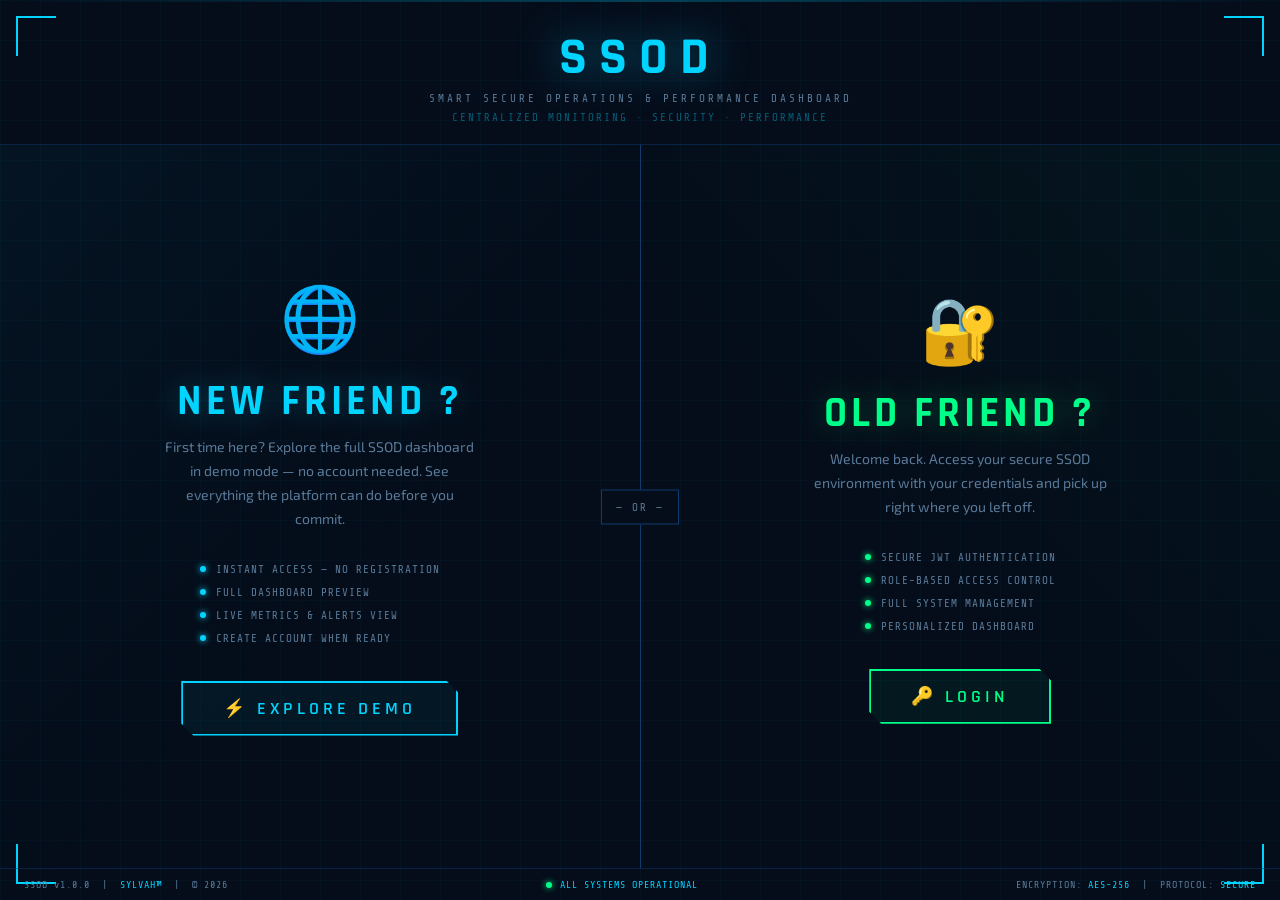
<file: index.html>
<!DOCTYPE html>
<html lang="en">
<head>
  <meta charset="UTF-8"/>
  <meta name="viewport" content="width=device-width, initial-scale=1.0"/>
  <title>SSOD — Welcome</title>
  <link href="https://fonts.googleapis.com/css2?family=Rajdhani:wght@400;500;600;700&family=Share+Tech+Mono&family=Exo+2:wght@300;400;600&display=swap" rel="stylesheet"/>
  <style>
    :root {
      --bg:       #050d1a;
      --panel:    #0a1628;
      --border:   #0e3a6e;
      --cyan:     #00d4ff;
      --green:    #00ff88;
      --text:     #c8e0f4;
      --text-dim: #5a7a99;
      --font-head: 'Rajdhani', sans-serif;
      --font-mono: 'Share Tech Mono', monospace;
      --font-body: 'Exo 2', sans-serif;
    }

    *, *::before, *::after { box-sizing: border-box; margin: 0; padding: 0; }
    html, body { height: 100%; overflow: hidden; }

    body {
      background: var(--bg);
      font-family: var(--font-body);
      color: var(--text);
      display: flex;
      flex-direction: column;
    }

    .grid-bg {
      position: fixed; inset: 0;
      background-image:
        linear-gradient(rgba(0,212,255,0.03) 1px, transparent 1px),
        linear-gradient(90deg, rgba(0,212,255,0.03) 1px, transparent 1px);
      background-size: 40px 40px;
      animation: gridMove 20s linear infinite;
      pointer-events: none; z-index: 0;
    }
    @keyframes gridMove {
      0%   { background-position: 0 0; }
      100% { background-position: 40px 40px; }
    }

    .scan-line {
      position: fixed; top: 0; left: 0; right: 0; height: 2px;
      background: linear-gradient(90deg, transparent, var(--cyan), transparent);
      animation: scan 6s linear infinite;
      opacity: 0.25; pointer-events: none; z-index: 999;
    }
    @keyframes scan {
      0%   { top: 0; }
      100% { top: 100vh; }
    }

    .top-header {
      position: relative; z-index: 10;
      display: flex; flex-direction: column;
      align-items: center; justify-content: center;
      padding: 32px 0 20px;
      border-bottom: 1px solid rgba(14,58,110,0.5);
      animation: fadeDown 0.8s ease forwards;
    }
    @keyframes fadeDown {
      from { opacity: 0; transform: translateY(-20px); }
      to   { opacity: 1; transform: translateY(0); }
    }

    .logo-title {
      font-family: var(--font-head);
      font-size: 52px; font-weight: 700;
      letter-spacing: 12px; color: var(--cyan);
      text-shadow: 0 0 40px rgba(0,212,255,0.5);
      line-height: 1;
    }
    .logo-sub {
      font-family: var(--font-mono);
      font-size: 11px; letter-spacing: 3px;
      color: var(--text-dim); margin-top: 8px;
      text-transform: uppercase;
    }
    .logo-tagline {
      font-family: var(--font-mono);
      font-size: 11px; letter-spacing: 2px;
      color: rgba(0,212,255,0.4); margin-top: 6px;
    }

    .split {
      position: relative; z-index: 10;
      display: flex; flex: 1; overflow: hidden;
    }

    .side {
      flex: 1; display: flex;
      flex-direction: column;
      align-items: center; justify-content: center;
      padding: 40px; position: relative;
      overflow: hidden; cursor: pointer;
      transition: flex 0.6s cubic-bezier(0.4,0,0.2,1);
      text-decoration: none;
    }
    .side:hover { flex: 1.4; }

    .side-new {
      background: linear-gradient(135deg, rgba(0,212,255,0.04) 0%, transparent 60%);
      border-right: 1px solid var(--border);
    }
    .side-new::before {
      content: ''; position: absolute; inset: 0;
      background: radial-gradient(ellipse at 30% 50%, rgba(0,212,255,0.08) 0%, transparent 60%);
      pointer-events: none; transition: opacity 0.4s; opacity: 0;
    }
    .side-new:hover::before { opacity: 1; }

    .side-old {
      background: linear-gradient(225deg, rgba(0,255,136,0.04) 0%, transparent 60%);
    }
    .side-old::before {
      content: ''; position: absolute; inset: 0;
      background: radial-gradient(ellipse at 70% 50%, rgba(0,255,136,0.08) 0%, transparent 60%);
      pointer-events: none; transition: opacity 0.4s; opacity: 0;
    }
    .side-old:hover::before { opacity: 1; }

    .divider {
      position: absolute; left: 50%; top: 0; bottom: 0;
      width: 1px; background: var(--border);
      z-index: 20; pointer-events: none;
    }
    .divider-label {
      position: absolute; left: 50%; top: 50%;
      transform: translate(-50%,-50%);
      background: var(--bg); border: 1px solid var(--border);
      padding: 10px 14px; font-family: var(--font-mono);
      font-size: 11px; color: var(--text-dim);
      letter-spacing: 2px; z-index: 21; white-space: nowrap;
    }

    .side-icon {
      font-size: 64px; margin-bottom: 24px;
      animation: floatIcon 4s ease-in-out infinite;
      position: relative; z-index: 1;
    }
    .side-new .side-icon { animation-delay: 0s; }
    .side-old .side-icon { animation-delay: 0.5s; }
    @keyframes floatIcon {
      0%,100% { transform: translateY(0); }
      50%      { transform: translateY(-10px); }
    }

    .side-label {
      font-family: var(--font-head);
      font-size: 42px; font-weight: 700;
      letter-spacing: 4px; text-transform: uppercase;
      margin-bottom: 12px; line-height: 1;
      position: relative; z-index: 1; transition: all 0.3s;
    }
    .side-new .side-label { color: var(--cyan); text-shadow: 0 0 30px rgba(0,212,255,0.3); }
    .side-old .side-label { color: var(--green); text-shadow: 0 0 30px rgba(0,255,136,0.3); }
    .side-new:hover .side-label { text-shadow: 0 0 50px rgba(0,212,255,0.7); }
    .side-old:hover .side-label { text-shadow: 0 0 50px rgba(0,255,136,0.7); }

    .side-desc {
      font-family: var(--font-body); font-size: 14px;
      color: var(--text-dim); text-align: center;
      line-height: 1.7; max-width: 320px;
      margin-bottom: 32px; position: relative; z-index: 1;
    }

    .side-features {
      display: flex; flex-direction: column;
      gap: 10px; margin-bottom: 36px;
      position: relative; z-index: 1;
    }
    .feature-item {
      display: flex; align-items: center; gap: 10px;
      font-family: var(--font-mono); font-size: 11px;
      color: var(--text-dim); letter-spacing: 1px;
    }
    .feature-dot {
      width: 6px; height: 6px;
      border-radius: 50%; flex-shrink: 0;
    }
    .side-new .feature-dot { background: var(--cyan); box-shadow: 0 0 6px var(--cyan); }
    .side-old .feature-dot { background: var(--green); box-shadow: 0 0 6px var(--green); }

    .side-btn {
      position: relative; z-index: 1;
      padding: 14px 40px; font-family: var(--font-head);
      font-size: 18px; font-weight: 600;
      letter-spacing: 4px; text-transform: uppercase;
      border: 2px solid; cursor: pointer;
      overflow: hidden; transition: all 0.3s;
      clip-path: polygon(0 0, calc(100% - 12px) 0, 100% 12px, 100% 100%, 12px 100%, 0 calc(100% - 12px));
    }
    .side-btn::before {
      content: ''; position: absolute; inset: 0;
      transform: translateX(-100%); transition: transform 0.3s;
    }
    .side-btn span { position: relative; z-index: 1; }

    .side-new .side-btn { border-color: var(--cyan); color: var(--cyan); background: rgba(0,212,255,0.05); }
    .side-new .side-btn::before { background: var(--cyan); }
    .side-new:hover .side-btn::before { transform: translateX(0); }
    .side-new:hover .side-btn { color: #000; }

    .side-old .side-btn { border-color: var(--green); color: var(--green); background: rgba(0,255,136,0.05); }
    .side-old .side-btn::before { background: var(--green); }
    .side-old:hover .side-btn::before { transform: translateX(0); }
    .side-old:hover .side-btn { color: #000; }

    .corner { position: fixed; width: 40px; height: 40px; pointer-events: none; z-index: 5; }
    .corner-tl { top: 16px; left: 16px; border-top: 2px solid var(--cyan); border-left: 2px solid var(--cyan); }
    .corner-tr { top: 16px; right: 16px; border-top: 2px solid var(--cyan); border-right: 2px solid var(--cyan); }
    .corner-bl { bottom: 16px; left: 16px; border-bottom: 2px solid var(--cyan); border-left: 2px solid var(--cyan); }
    .corner-br { bottom: 16px; right: 16px; border-bottom: 2px solid var(--cyan); border-right: 2px solid var(--cyan); }

    .bottom-bar {
      position: relative; z-index: 10;
      display: flex; align-items: center;
      justify-content: space-between;
      padding: 10px 24px;
      border-top: 1px solid rgba(14,58,110,0.5);
      font-family: var(--font-mono); font-size: 10px;
      color: var(--text-dim); letter-spacing: 1px;
    }
    .bottom-bar span { color: var(--cyan); }
    .bottom-status { display: flex; align-items: center; gap: 8px; }
    .status-dot {
      width: 6px; height: 6px; border-radius: 50%;
      background: var(--green); box-shadow: 0 0 6px var(--green);
      animation: pulse 2s ease-in-out infinite;
    }
    @keyframes pulse { 0%,100% { opacity: 1; } 50% { opacity: 0.3; } }

    .particles { position: fixed; inset: 0; pointer-events: none; z-index: 1; overflow: hidden; }
    .particle {
      position: absolute; width: 2px; height: 2px;
      border-radius: 50%;
      animation: particleFloat linear infinite; opacity: 0;
    }
    @keyframes particleFloat {
      0%   { transform: translateY(100vh); opacity: 0; }
      10%  { opacity: 1; }
      90%  { opacity: 1; }
      100% { transform: translateY(-100px); opacity: 0; }
    }

    .side-new .glow-line {
      position: absolute; left: 0; top: 0; bottom: 0;
      width: 2px; background: var(--cyan);
      box-shadow: 0 0 20px var(--cyan);
      transform: scaleY(0); transform-origin: top;
      transition: transform 0.4s ease;
    }
    .side-new:hover .glow-line { transform: scaleY(1); }

    .side-old .glow-line {
      position: absolute; right: 0; top: 0; bottom: 0;
      width: 2px; background: var(--green);
      box-shadow: 0 0 20px var(--green);
      transform: scaleY(0); transform-origin: top;
      transition: transform 0.4s ease;
    }
    .side-old:hover .glow-line { transform: scaleY(1); }

    .side-content {
      display: flex; flex-direction: column;
      align-items: center; position: relative; z-index: 1;
      animation: fadeUp 1s ease forwards; opacity: 0;
    }
    .side-new .side-content { animation-delay: 0.3s; }
    .side-old .side-content { animation-delay: 0.5s; }
    @keyframes fadeUp {
      from { opacity: 0; transform: translateY(20px); }
      to   { opacity: 1; transform: translateY(0); }
    }
  </style>
</head>
<body>

  <div class="grid-bg"></div>
  <div class="scan-line"></div>
  <div class="corner corner-tl"></div>
  <div class="corner corner-tr"></div>
  <div class="corner corner-bl"></div>
  <div class="corner corner-br"></div>
  <div class="particles" id="particles"></div>

  <!-- Top header -->
  <div class="top-header">
    <div class="logo-title">SSOD</div>
    <div class="logo-sub">Smart Secure Operations & Performance Dashboard</div>
    <div class="logo-tagline">CENTRALIZED MONITORING · SECURITY · PERFORMANCE </div>
  </div>

  <!-- Split screen -->
  <div class="split">
    <div class="divider"></div>
    <div class="divider-label">— OR —</div>

    <!-- New Friend -->
    <a class="side side-new" href="dashboard.html" onclick="setDemo()">
      <div class="glow-line"></div>
      <div class="side-content">
        <div class="side-icon">🌐</div>
        <div class="side-label">New Friend ?</div>
        <div class="side-desc">
          First time here? Explore the full SSOD dashboard in demo mode —
          no account needed. See everything the platform can do before you commit.
        </div>
        <div class="side-features">
          <div class="feature-item"><div class="feature-dot"></div>INSTANT ACCESS — NO REGISTRATION</div>
          <div class="feature-item"><div class="feature-dot"></div>FULL DASHBOARD PREVIEW</div>
          <div class="feature-item"><div class="feature-dot"></div>LIVE METRICS & ALERTS VIEW</div>
          <div class="feature-item"><div class="feature-dot"></div>CREATE ACCOUNT WHEN READY</div>
        </div>
        <div class="side-btn"><span>⚡ EXPLORE DEMO</span></div>
      </div>
    </a>

    <!-- Old Friend -->
    <a class="side side-old" href="login.html">
      <div class="glow-line"></div>
      <div class="side-content">
        <div class="side-icon">🔐</div>
        <div class="side-label">Old Friend ?</div>
        <div class="side-desc">
          Welcome back. Access your secure SSOD environment with your
          credentials and pick up right where you left off.
        </div>
        <div class="side-features">
          <div class="feature-item"><div class="feature-dot"></div>SECURE JWT AUTHENTICATION</div>
          <div class="feature-item"><div class="feature-dot"></div>ROLE-BASED ACCESS CONTROL</div>
          <div class="feature-item"><div class="feature-dot"></div>FULL SYSTEM MANAGEMENT</div>
          <div class="feature-item"><div class="feature-dot"></div>PERSONALIZED DASHBOARD</div>
        </div>
        <div class="side-btn"><span>🔑 LOGIN</span></div>
      </div>
    </a>
  </div>

  <!-- Bottom bar -->
  <div class="bottom-bar">
    <div>SSOD v1.0.0 &nbsp;|&nbsp; <span>SYLVAH™</span> &nbsp;|&nbsp; © 2026</div>
    <div class="bottom-status">
      <div class="status-dot"></div>
      <span>ALL SYSTEMS OPERATIONAL</span>
    </div>
    <div>ENCRYPTION: <span>AES-256</span> &nbsp;|&nbsp; PROTOCOL: <span>SECURE</span></div>
  </div>

  <script>
    const _indexSignature = {
        id: "SSOD-SYL-2026-H1K4",
        author: "SYLVAH™",
        created: "2026-04-05",
        version: "1.0.0",
        module: "index.html",
        hash: "f8c3a6d2e1b9f4c7"
    };
    const _indexMeta = {
        catalogId: "SYL-INDEX-001",
        sourceCode: "SSOD2026",
        revision: "SYL-v1"
    };

    function setDemo() {
      // Clear any existing real session first
      localStorage.removeItem("ssod_token");
      localStorage.removeItem("ssod_user");
      // Set demo flag — no fake token, no fake user stored
      localStorage.setItem("ssod_demo", "true");
    }

    function createParticles() {
      const container = document.getElementById("particles");
      const colors = ["#00d4ff", "#00ff88", "#0099bb"];
      for (let i = 0; i < 30; i++) {
        const p = document.createElement("div");
        p.className = "particle";
        p.style.left = Math.random() * 100 + "vw";
        p.style.background = colors[Math.floor(Math.random() * colors.length)];
        p.style.animationDuration = (8 + Math.random() * 12) + "s";
        p.style.animationDelay = (Math.random() * 10) + "s";
        p.style.width = p.style.height = (Math.random() > 0.5 ? "2px" : "3px");
        container.appendChild(p);
      }
    }

    createParticles();
    window.__ssod_auth__ = _indexSignature;
  </script>
</body>
</html>
</file>
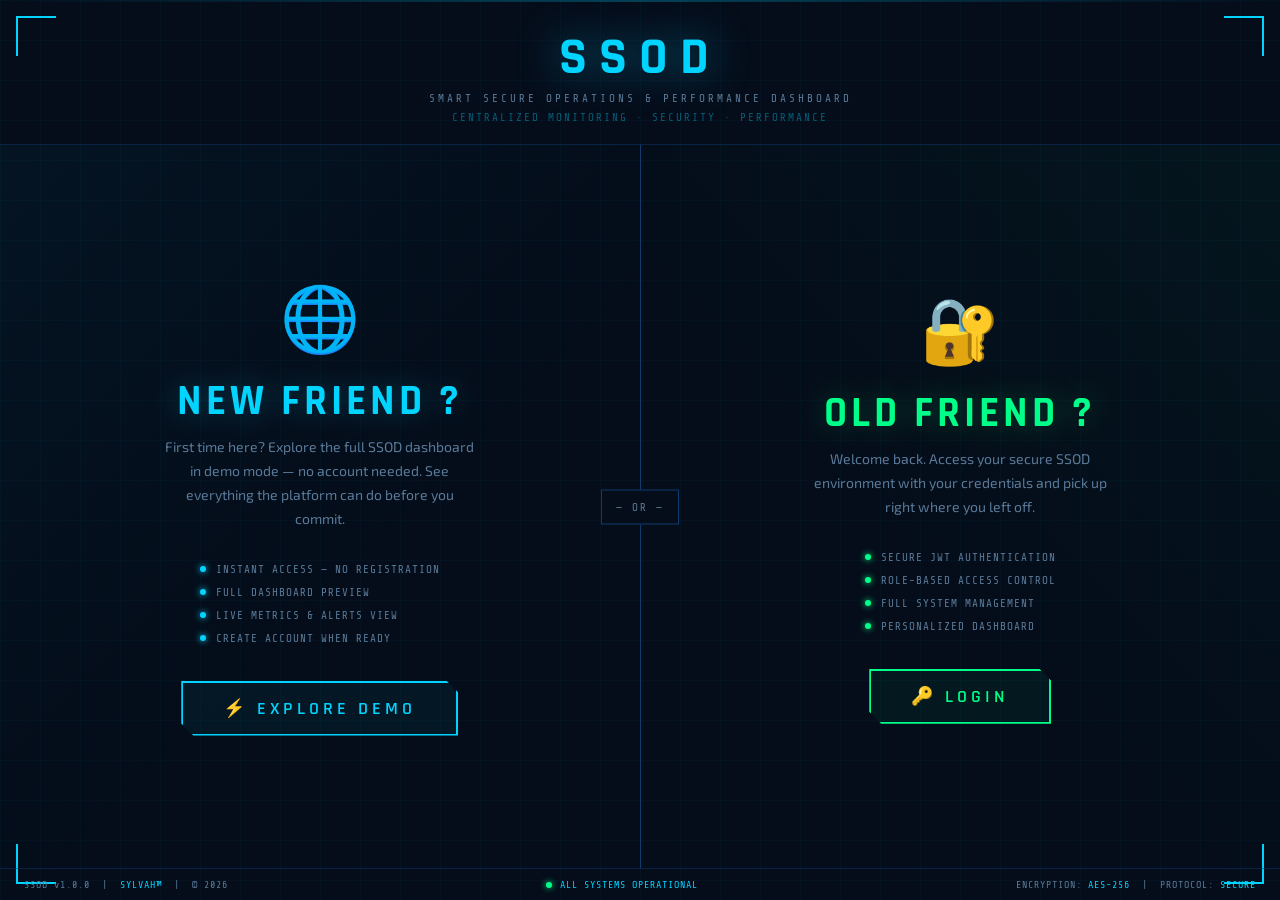
<file: alerts.html>
<!DOCTYPE html>
<html lang="en">
<head>
  <meta charset="UTF-8">
  <meta name="viewport" content="width=device-width, initial-scale=1.0, user-scalable=no">
  <title>SSOD | Alerts Management</title>
  <link href="https://fonts.googleapis.com/css2?family=Inter:opsz,wght@14..32,400;14..32,500;14..32,600;14..32,700&family=JetBrains+Mono:wght@400;500;600&display=swap" rel="stylesheet">
  <link rel="stylesheet" href="https://cdnjs.cloudflare.com/ajax/libs/font-awesome/6.0.0-beta3/css/all.min.css">
  <style>
    /* =====================================================
       SSOD — ALERTS.HTML
       Author: SYLVAH™ | SYL-ALR-001 | v1.0.0 | 2026
    ===================================================== */
    *{margin:0;padding:0;box-sizing:border-box}
    :root{
      --bg-deep:#0a0f1c;--card-bg:#12172b;--card-elevated:#171e34;
      --border-glow:#2a3a60;--border-subtle:#1f2a40;
      --text-primary:#eef2ff;--text-secondary:#8e9bb5;--text-muted:#5b6b8c;
      --cyan-accent:#00e0ff;--green-accent:#1effbc;--orange-accent:#ff9f4a;
      --red-accent:#ff4d6d;--purple-accent:#b77cff;--gold-accent:#ffd966;
      --font-display:'Inter',sans-serif;--font-mono:'JetBrains Mono',monospace;
    }
    html,body{height:100%;overflow:hidden;background:var(--bg-deep);font-family:var(--font-display);color:var(--text-primary)}
    body::before{content:"";position:fixed;inset:0;background-image:linear-gradient(rgba(0,224,255,.02) 1px,transparent 1px),linear-gradient(90deg,rgba(0,224,255,.02) 1px,transparent 1px);background-size:32px 32px;pointer-events:none;z-index:0}
    .scan-line{position:fixed;top:0;left:0;width:100%;height:3px;background:linear-gradient(90deg,transparent,var(--cyan-accent),transparent);opacity:.28;pointer-events:none;z-index:999;animation:scanMove 10s linear infinite}
    @keyframes scanMove{0%{top:0}100%{top:100%}}

    /* TOPBAR */
    .topbar{position:fixed;top:0;left:0;right:0;height:64px;background:rgba(14,19,34,.96);backdrop-filter:blur(12px);border-bottom:1px solid var(--border-glow);display:flex;align-items:center;justify-content:space-between;padding:0 28px;z-index:100}
    .logo-area{display:flex;align-items:baseline;gap:12px}
    .logo{font-family:var(--font-mono);font-size:26px;font-weight:700;letter-spacing:3px;background:linear-gradient(135deg,var(--cyan-accent),#6c8cff);-webkit-background-clip:text;background-clip:text;color:transparent;text-shadow:0 0 6px rgba(0,224,255,.3);text-decoration:none}
    .badge-sys{font-size:10px;font-family:var(--font-mono);background:rgba(0,224,255,.1);border:1px solid var(--cyan-accent);padding:2px 8px;border-radius:20px;color:var(--cyan-accent);letter-spacing:1px}
    .system-status{display:flex;align-items:center;gap:10px;background:rgba(30,40,60,.5);padding:6px 18px;border-radius:40px;border-left:2px solid var(--green-accent)}
    .status-led{width:8px;height:8px;background:var(--green-accent);border-radius:50%;box-shadow:0 0 8px var(--green-accent);animation:pulseG 1.8s infinite}
    @keyframes pulseG{0%,100%{opacity:1}50%{opacity:.35}}
    .time-stamp{font-family:var(--font-mono);font-size:13px;color:var(--text-secondary)}
    .admin-profile{display:flex;align-items:center;gap:20px}
    .admin-name{font-size:13px;font-weight:500;letter-spacing:.5px}
    .logout-btn{background:transparent;border:1px solid var(--border-glow);color:var(--text-secondary);padding:6px 14px;border-radius:6px;font-size:12px;font-family:var(--font-mono);cursor:pointer;transition:.2s;text-decoration:none}
    .logout-btn:hover{border-color:var(--red-accent);color:var(--red-accent)}

    /* SIDEBAR */
    .sidebar{position:fixed;top:64px;left:0;width:260px;height:calc(100vh - 64px);background:rgba(14,19,34,.97);border-right:1px solid var(--border-subtle);padding:28px 0;overflow-y:auto;z-index:90}
    .nav-section{margin-bottom:28px}
    .nav-caption{font-size:10px;text-transform:uppercase;letter-spacing:2px;color:var(--text-muted);padding:0 24px;margin-bottom:12px}
    .nav-item{display:flex;align-items:center;gap:14px;padding:12px 24px;color:var(--text-secondary);font-size:14px;font-weight:500;cursor:pointer;border-left:3px solid transparent;transition:all .2s;text-decoration:none}
    .nav-item i{width:22px;font-size:1rem;color:var(--cyan-accent)}
    .nav-item:hover,.nav-item.active{background:rgba(0,224,255,.08);color:var(--cyan-accent);border-left-color:var(--cyan-accent)}
    .alert-badge{margin-left:auto;background:var(--red-accent);color:#fff;font-size:10px;padding:2px 7px;border-radius:30px;font-weight:bold}

    /* MAIN */
    .main{margin-left:260px;margin-top:64px;height:calc(100vh - 64px);overflow-y:auto;padding:24px 28px;position:relative;z-index:2}
    .main::-webkit-scrollbar{width:5px}
    .main::-webkit-scrollbar-thumb{background:var(--border-glow);border-radius:10px}

    /* PAGE HEADER */
    .page-header{display:flex;align-items:center;justify-content:space-between;margin-bottom:22px}
    .page-title-group{display:flex;align-items:center;gap:14px}
    .page-icon{width:44px;height:44px;background:rgba(255,77,109,.08);border:1px solid var(--red-accent);border-radius:12px;display:flex;align-items:center;justify-content:center;color:var(--red-accent);font-size:18px;box-shadow:0 0 14px rgba(255,77,109,.15)}
    .page-title{font-family:var(--font-mono);font-size:20px;font-weight:700;letter-spacing:2px}
    .page-subtitle{font-size:12px;color:var(--text-muted);margin-top:2px}
    .header-controls{display:flex;align-items:center;gap:10px}

    /* BUTTONS */
    .btn{display:inline-flex;align-items:center;gap:7px;padding:8px 16px;border-radius:8px;font-size:12px;font-family:var(--font-mono);cursor:pointer;transition:.2s;border:1px solid}
    .btn-primary{background:rgba(255,77,109,.1);border-color:var(--red-accent);color:var(--red-accent)}
    .btn-primary:hover{background:rgba(255,77,109,.2)}
    .btn-ghost{background:var(--card-bg);border-color:var(--border-subtle);color:var(--text-secondary)}
    .btn-ghost:hover{border-color:var(--cyan-accent);color:var(--cyan-accent)}
    .btn-cyan{background:rgba(0,224,255,.08);border-color:var(--cyan-accent);color:var(--cyan-accent)}
    .btn-cyan:hover{background:rgba(0,224,255,.15)}

    /* BADGE STRIP — 4 count cards */
    .badge-strip{display:grid;grid-template-columns:repeat(4,1fr);gap:14px;margin-bottom:20px}
    .count-card{background:var(--card-bg);border:1px solid var(--border-subtle);border-radius:16px;padding:18px 20px;position:relative;overflow:hidden;transition:border-color .2s;cursor:pointer}
    .count-card::before{content:"";position:absolute;top:0;left:0;width:100%;height:2px}
    .count-card.total::before{background:linear-gradient(90deg,var(--cyan-accent),transparent)}
    .count-card.open::before{background:linear-gradient(90deg,var(--orange-accent),transparent)}
    .count-card.critical::before{background:linear-gradient(90deg,var(--red-accent),transparent)}
    .count-card.resolved::before{background:linear-gradient(90deg,var(--green-accent),transparent)}
    .count-card:hover{border-color:var(--border-glow)}
    .count-card.selected{border-color:var(--cyan-accent);background:rgba(0,224,255,.04)}
    .count-label{font-size:10px;font-family:var(--font-mono);letter-spacing:2px;text-transform:uppercase;color:var(--text-muted);margin-bottom:10px;display:flex;align-items:center;gap:7px}
    .count-value{font-family:var(--font-mono);font-size:36px;font-weight:700;line-height:1;margin-bottom:4px}
    .count-card.total   .count-value{color:var(--cyan-accent)}
    .count-card.open    .count-value{color:var(--orange-accent)}
    .count-card.critical .count-value{color:var(--red-accent)}
    .count-card.resolved .count-value{color:var(--green-accent)}
    .count-sub{font-size:11px;color:var(--text-muted);font-family:var(--font-mono)}

    /* TOOLBAR */
    .toolbar{display:flex;align-items:center;gap:12px;margin-bottom:16px;flex-wrap:wrap}
    .search-box{flex:1;min-width:200px;max-width:320px;position:relative}
    .search-box input{width:100%;background:var(--card-bg);border:1px solid var(--border-subtle);border-radius:8px;padding:8px 12px 8px 36px;font-size:12px;font-family:var(--font-mono);color:var(--text-primary);outline:none;transition:.2s}
    .search-box input:focus{border-color:var(--cyan-accent)}
    .search-box input::placeholder{color:var(--text-muted)}
    .search-box i{position:absolute;left:12px;top:50%;transform:translateY(-50%);color:var(--text-muted);font-size:12px}
    .filter-group{display:flex;align-items:center;gap:8px}
    .filter-label{font-size:11px;font-family:var(--font-mono);color:var(--text-muted);letter-spacing:1px}
    .filter-btn{padding:6px 12px;border-radius:6px;font-size:11px;font-family:var(--font-mono);cursor:pointer;border:1px solid var(--border-subtle);background:var(--card-bg);color:var(--text-muted);transition:.2s}
    .filter-btn:hover,.filter-btn.active{border-color:var(--cyan-accent);color:var(--cyan-accent);background:rgba(0,224,255,.06)}
    .filter-btn.sev-low.active    {border-color:var(--green-accent);color:var(--green-accent);background:rgba(30,255,188,.06)}
    .filter-btn.sev-medium.active {border-color:var(--gold-accent);color:var(--gold-accent);background:rgba(255,217,102,.06)}
    .filter-btn.sev-high.active   {border-color:var(--orange-accent);color:var(--orange-accent);background:rgba(255,159,74,.06)}
    .filter-btn.sev-critical.active{border-color:var(--red-accent);color:var(--red-accent);background:rgba(255,77,109,.06)}

    /* TABLE CARD */
    .table-card{background:var(--card-bg);border:1px solid var(--border-subtle);border-radius:18px;overflow:hidden}
    .table-card-header{display:flex;align-items:center;justify-content:space-between;padding:16px 20px;border-bottom:1px solid var(--border-subtle)}
    .table-card-title{font-family:var(--font-mono);font-size:11px;font-weight:600;letter-spacing:1.5px;text-transform:uppercase;color:var(--text-secondary);display:flex;align-items:center;gap:8px}
    .table-card-title i{color:var(--cyan-accent)}
    .tbl{width:100%;border-collapse:collapse;font-size:12px}
    .tbl thead th{padding:11px 16px;text-align:left;font-family:var(--font-mono);font-size:10px;letter-spacing:1.2px;text-transform:uppercase;color:var(--text-muted);font-weight:500;border-bottom:1px solid var(--border-subtle);white-space:nowrap}
    .tbl tbody tr{border-bottom:1px solid rgba(31,42,64,.5);transition:background .15s}
    .tbl tbody tr:hover{background:rgba(0,224,255,.03)}
    .tbl tbody td{padding:13px 16px;color:var(--text-secondary);font-size:12px;vertical-align:middle}
    .td-mono{font-family:var(--font-mono);font-size:11px}
    .td-primary{color:var(--text-primary);font-weight:500}

    /* SEVERITY BADGES */
    .sev{display:inline-flex;align-items:center;gap:5px;padding:3px 10px;border-radius:20px;font-size:10px;font-family:var(--font-mono);font-weight:600;border:1px solid;white-space:nowrap}
    .sev-low     {color:var(--green-accent);border-color:rgba(30,255,188,.4);background:rgba(30,255,188,.07)}
    .sev-medium  {color:var(--gold-accent);border-color:rgba(255,217,102,.4);background:rgba(255,217,102,.07)}
    .sev-high    {color:var(--orange-accent);border-color:rgba(255,159,74,.4);background:rgba(255,159,74,.07)}
    .sev-critical{color:var(--red-accent);border-color:rgba(255,77,109,.4);background:rgba(255,77,109,.07)}

    /* STATUS BADGES */
    .stat-pill{display:inline-flex;align-items:center;gap:5px;padding:3px 10px;border-radius:20px;font-size:10px;font-family:var(--font-mono);font-weight:600;border:1px solid}
    .stat-open    {color:var(--orange-accent);border-color:rgba(255,159,74,.4);background:rgba(255,159,74,.07)}
    .stat-resolved{color:var(--green-accent);border-color:rgba(30,255,188,.4);background:rgba(30,255,188,.07)}

    /* ACTION BUTTONS IN TABLE */
    .action-btn{display:inline-flex;align-items:center;gap:5px;padding:4px 10px;border-radius:6px;font-size:10px;font-family:var(--font-mono);cursor:pointer;border:1px solid;transition:.2s;white-space:nowrap}
    .action-resolve{color:var(--green-accent);border-color:rgba(30,255,188,.3);background:rgba(30,255,188,.06)}
    .action-resolve:hover{background:rgba(30,255,188,.15)}
    .action-resolved-lbl{color:var(--text-muted);font-size:10px;font-family:var(--font-mono)}

    /* EMPTY STATE */
    .empty-state{padding:48px;text-align:center;color:var(--text-muted);font-family:var(--font-mono);font-size:12px}
    .empty-state i{font-size:32px;margin-bottom:12px;display:block;opacity:.4}

    /* CREATE ALERT MODAL */
    .modal-backdrop{display:none;position:fixed;inset:0;background:rgba(0,0,0,.7);backdrop-filter:blur(4px);z-index:500;align-items:center;justify-content:center}
    .modal-backdrop.open{display:flex}
    .modal{background:#12172b;border:1px solid var(--border-glow);border-radius:20px;padding:28px;width:500px;max-width:95vw;position:relative}
    .modal-header{display:flex;align-items:center;justify-content:space-between;margin-bottom:24px}
    .modal-title{font-family:var(--font-mono);font-size:14px;font-weight:700;letter-spacing:1.5px;color:var(--text-primary)}
    .modal-close{background:transparent;border:none;color:var(--text-muted);font-size:18px;cursor:pointer;padding:4px;transition:.2s}
    .modal-close:hover{color:var(--red-accent)}
    .form-group{margin-bottom:16px}
    .form-label{display:block;font-size:10px;font-family:var(--font-mono);letter-spacing:1.5px;text-transform:uppercase;color:var(--text-muted);margin-bottom:7px}
    .form-control{width:100%;background:#0e1322;border:1px solid var(--border-subtle);border-radius:8px;padding:9px 12px;font-size:12px;font-family:var(--font-mono);color:var(--text-primary);outline:none;transition:.2s}
    .form-control:focus{border-color:var(--cyan-accent)}
    .form-control::placeholder{color:var(--text-muted)}
    select.form-control option{background:#12172b}
    .form-row{display:grid;grid-template-columns:1fr 1fr;gap:12px}
    .modal-footer{display:flex;justify-content:flex-end;gap:10px;margin-top:24px}
    .toast{position:fixed;bottom:28px;right:28px;background:#12172b;border:1px solid var(--green-accent);border-radius:12px;padding:14px 20px;font-family:var(--font-mono);font-size:12px;color:var(--green-accent);z-index:600;display:none;align-items:center;gap:10px;box-shadow:0 8px 24px rgba(0,0,0,.4)}
    .toast.show{display:flex;animation:slideUp .3s ease}
    @keyframes slideUp{from{opacity:0;transform:translateY(12px)}to{opacity:1;transform:none}}
    .pagination{display:flex;align-items:center;gap:8px;padding:14px 20px;border-top:1px solid var(--border-subtle);justify-content:flex-end}
    .pg-btn{background:var(--card-bg);border:1px solid var(--border-subtle);color:var(--text-muted);padding:5px 10px;border-radius:6px;font-family:var(--font-mono);font-size:11px;cursor:pointer;transition:.2s}
    .pg-btn:hover,.pg-btn.active{border-color:var(--cyan-accent);color:var(--cyan-accent)}
    .pg-info{font-family:var(--font-mono);font-size:11px;color:var(--text-muted)}
  </style>
</head>
<body>

<script>
  const PROJECT_SIGNATURE={id:"SSOD-SYL-2026-AL3R",author:"SYLVAH™",created:"2026-04-21",version:"1.0.0",module:"alerts.html",hash:"4l3r7m4n4g3m3nt"};
  window.__ssod_auth__=PROJECT_SIGNATURE;
  const _meta={catalogId:"SYL-ALR-001",type:"alerts_management",project:"SSOD"};
</script>

<div class="scan-line"></div>

<!-- TOPBAR -->
<div class="topbar">
  <div class="logo-area">
    <a href="dashboard.html" class="logo">SSOD</a>
    <div class="badge-sys">SMART SECURE OPS</div>
  </div>
  <div class="system-status">
    <div class="status-led"></div>
    <span style="font-size:12px;font-weight:500;letter-spacing:.5px">SYSTEM ONLINE</span>
    <div class="time-stamp" id="liveTime"></div>
  </div>
  <div class="admin-profile">
    <div class="admin-name"><i class="fas fa-user-shield" style="margin-right:6px;color:var(--cyan-accent)"></i>Admin · SYLVAH</div>
    <a href="login.html" class="logout-btn"><i class="fas fa-sign-out-alt"></i> LOGOUT</a>
  </div>
</div>

<!-- SIDEBAR -->
<div class="sidebar">
  <div class="nav-section">
    <div class="nav-caption"><i class="fas fa-cube" style="margin-right:6px"></i>OPERATIONAL SUITE</div>
    <a href="dashboard.html"   class="nav-item"><i class="fas fa-tachometer-alt"></i> Dashboard</a>
    <a href="performance.html" class="nav-item"><i class="fas fa-chart-line"></i> Performance</a>
    <a href="alerts.html"      class="nav-item active"><i class="fas fa-bell"></i> Alerts <span class="alert-badge" id="sidebarBadge">3</span></a>
    <a href="logs.html"        class="nav-item"><i class="fas fa-history"></i> Activity Logs</a>
    <a href="incidents.html"   class="nav-item"><i class="fas fa-fire"></i> Incidents</a>
    <a href="dashboard.html"   class="nav-item"><i class="fas fa-database"></i> Live Data Stream</a>
  </div>
  <div class="nav-section">
    <div class="nav-caption"><i class="fas fa-lock" style="margin-right:6px"></i>ACCESS CONTROL</div>
    <a href="users.html" class="nav-item"><i class="fas fa-users"></i> User Management</a>
    <a href="#"          class="nav-item"><i class="fas fa-user-tag"></i> Role Manager</a>
    <a href="#"          class="nav-item"><i class="fas fa-shield-alt"></i> Security Center</a>
  </div>
</div>

<!-- MAIN -->
<div class="main">

  <!-- PAGE HEADER -->
  <div class="page-header">
    <div class="page-title-group">
      <div class="page-icon"><i class="fas fa-bell"></i></div>
      <div>
        <div class="page-title">ALERTS MANAGEMENT</div>
        <div class="page-subtitle">Security alerts · Source: /api/alerts/ · Auto-refresh every 30s</div>
      </div>
    </div>
    <div class="header-controls">
      <button class="btn btn-ghost" onclick="exportAlerts()"><i class="fas fa-download"></i> EXPORT CSV</button>
      <button class="btn btn-primary" onclick="openModal()"><i class="fas fa-plus"></i> CREATE ALERT</button>
    </div>
  </div>

  <!-- BADGE STRIP -->
  <div class="badge-strip">
    <div class="count-card total" onclick="applyFilter('all')" id="card-all">
      <div class="count-label"><i class="fas fa-list"></i> TOTAL ALERTS</div>
      <div class="count-value" id="cnt-total">0</div>
      <div class="count-sub">All severities</div>
    </div>
    <div class="count-card open" onclick="applyFilter('open')" id="card-open">
      <div class="count-label"><i class="fas fa-exclamation-circle"></i> OPEN</div>
      <div class="count-value" id="cnt-open">0</div>
      <div class="count-sub">Requires attention</div>
    </div>
    <div class="count-card critical" onclick="applyFilter('critical')" id="card-critical">
      <div class="count-label"><i class="fas fa-skull-crossbones"></i> CRITICAL</div>
      <div class="count-value" id="cnt-critical">0</div>
      <div class="count-sub">Immediate action</div>
    </div>
    <div class="count-card resolved" onclick="applyFilter('resolved')" id="card-resolved">
      <div class="count-label"><i class="fas fa-check-circle"></i> RESOLVED</div>
      <div class="count-value" id="cnt-resolved">0</div>
      <div class="count-sub">Closed incidents</div>
    </div>
  </div>

  <!-- TOOLBAR -->
  <div class="toolbar">
    <div class="search-box">
      <i class="fas fa-search"></i>
      <input type="text" id="searchInput" placeholder="Search alerts by title, source, category..." oninput="renderTable()">
    </div>
    <div class="filter-group">
      <span class="filter-label">SEV:</span>
      <button class="filter-btn sev-all active" onclick="setSevFilter('all',this)">ALL</button>
      <button class="filter-btn sev-low"      onclick="setSevFilter('low',this)">LOW</button>
      <button class="filter-btn sev-medium"   onclick="setSevFilter('medium',this)">MEDIUM</button>
      <button class="filter-btn sev-high"     onclick="setSevFilter('high',this)">HIGH</button>
      <button class="filter-btn sev-critical" onclick="setSevFilter('critical',this)">CRITICAL</button>
    </div>
    <div class="filter-group">
      <span class="filter-label">STATUS:</span>
      <button class="filter-btn active" onclick="setStatFilter('all',this)">ALL</button>
      <button class="filter-btn" onclick="setStatFilter('open',this)">OPEN</button>
      <button class="filter-btn" onclick="setStatFilter('resolved',this)">RESOLVED</button>
    </div>
  </div>

  <!-- TABLE -->
  <div class="table-card">
    <div class="table-card-header">
      <div class="table-card-title"><i class="fas fa-table"></i> ALERT RECORDS</div>
      <span id="tableCount" style="font-family:var(--font-mono);font-size:11px;color:var(--text-muted)"></span>
    </div>
    <table class="tbl">
      <thead>
        <tr>
          <th>#</th>
          <th>SEVERITY</th>
          <th>CATEGORY</th>
          <th>TITLE</th>
          <th>SOURCE</th>
          <th>STATUS</th>
          <th>CREATED</th>
          <th>ACTION</th>
        </tr>
      </thead>
      <tbody id="alertsBody"></tbody>
    </table>
    <div id="emptyState" class="empty-state" style="display:none">
      <i class="fas fa-bell-slash"></i>No alerts match your filters.
    </div>
    <div class="pagination" id="paginationArea"></div>
  </div>

</div><!-- /main -->

<!-- CREATE ALERT MODAL -->
<div class="modal-backdrop" id="createModal">
  <div class="modal">
    <div class="modal-header">
      <div class="modal-title"><i class="fas fa-plus-circle" style="margin-right:8px;color:var(--red-accent)"></i>CREATE NEW ALERT</div>
      <button class="modal-close" onclick="closeModal()"><i class="fas fa-times"></i></button>
    </div>
    <div class="form-group">
      <label class="form-label">Alert Title</label>
      <input class="form-control" id="f-title" placeholder="Describe the alert...">
    </div>
    <div class="form-row">
      <div class="form-group">
        <label class="form-label">Severity</label>
        <select class="form-control" id="f-severity">
          <option value="low">Low</option>
          <option value="medium">Medium</option>
          <option value="high" selected>High</option>
          <option value="critical">Critical</option>
        </select>
      </div>
      <div class="form-group">
        <label class="form-label">Category</label>
        <select class="form-control" id="f-category">
          <option>Authentication</option>
          <option>Network</option>
          <option>System</option>
          <option>Database</option>
          <option>Security</option>
          <option>Performance</option>
        </select>
      </div>
    </div>
    <div class="form-group">
      <label class="form-label">Source System</label>
      <input class="form-control" id="f-source" placeholder="e.g. auth-service, firewall, db-primary">
    </div>
    <div class="form-group">
      <label class="form-label">Description</label>
      <textarea class="form-control" id="f-desc" rows="3" placeholder="Detailed description of the alert..."></textarea>
    </div>
    <div class="modal-footer">
      <button class="btn btn-ghost" onclick="closeModal()">CANCEL</button>
      <button class="btn btn-primary" onclick="createAlert()"><i class="fas fa-bolt"></i> CREATE ALERT</button>
    </div>
  </div>
</div>

<!-- TOAST -->
<div class="toast" id="toast"><i class="fas fa-check-circle"></i><span id="toastMsg"></span></div>

<script src="js/api.js"></script>
<script src="js/auth.js"></script>
<script>
requireAuth();

/* ── Clock ── */
function updateClock(){
  const n=new Date();let h=n.getHours(),m=n.getMinutes();
  const ap=h>=12?'PM':'AM';h=h%12||12;
  const p=x=>String(x).padStart(2,'0');
  document.getElementById('liveTime').textContent=`${p(h)}:${p(m)} ${ap} · ${n.getMonth()+1}/${n.getDate()}/${n.getFullYear()}`;
}
updateClock();setInterval(updateClock,1000);

/* ── State ── */
let alerts=[];
let sevFilter='all', statFilter='all', statusCardFilter='all';
let currentPage=1;
const PAGE_SIZE=8;

/* ── Fetch from real API ── */
async function loadAlerts(){
  const res = await Alerts.getAll({ limit: 200 });
  if(!res || res.status !== 200){
    showToast('Failed to load alerts — check backend connection','red'); return;
  }
  alerts = res.data;
  renderTable();
  applyFilter('all');
}

/* ── Filters ── */
function setSevFilter(val,btn){
  sevFilter=val;
  document.querySelectorAll('.filter-btn.sev-all,.filter-btn.sev-low,.filter-btn.sev-medium,.filter-btn.sev-high,.filter-btn.sev-critical')
    .forEach(b=>b.classList.remove('active'));
  btn.classList.add('active');currentPage=1;renderTable();
}
function setStatFilter(val,btn){
  statFilter=val;
  document.querySelectorAll('.filter-group:last-child .filter-btn').forEach(b=>b.classList.remove('active'));
  btn.classList.add('active');currentPage=1;renderTable();
}
function applyFilter(val){
  statusCardFilter=val;
  document.querySelectorAll('.count-card').forEach(c=>c.classList.remove('selected'));
  document.getElementById('card-'+val)?.classList.add('selected');
  currentPage=1;renderTable();
}

function getFiltered(){
  const q=document.getElementById('searchInput').value.toLowerCase();
  return alerts.filter(a=>{
    const matchSev  = sevFilter==='all'||a.severity===sevFilter;
    const matchStat = statFilter==='all'||a.status===statFilter;
    const matchCard = statusCardFilter==='all'
      ||(statusCardFilter==='open'&&a.status==='open')
      ||(statusCardFilter==='resolved'&&a.status==='resolved')
      ||(statusCardFilter==='critical'&&a.severity==='critical');
    const matchQ = !q||a.title.toLowerCase().includes(q)
      ||(a.source||'').toLowerCase().includes(q)
      ||(a.category||'').toLowerCase().includes(q);
    return matchSev&&matchStat&&matchCard&&matchQ;
  });
}

/* ── Badges ── */
function sevBadge(s){
  const map={low:'sev-low',medium:'sev-medium',high:'sev-high',critical:'sev-critical'};
  const icons={low:'fa-arrow-down',medium:'fa-minus',high:'fa-arrow-up',critical:'fa-skull-crossbones'};
  return `<span class="sev ${map[s]||'sev-low'}"><i class="fas ${icons[s]||'fa-minus'}"></i>${s.toUpperCase()}</span>`;
}
function statBadge(s){
  return s==='open'
    ?`<span class="stat-pill stat-open"><i class="fas fa-circle" style="font-size:6px"></i> OPEN</span>`
    :`<span class="stat-pill stat-resolved"><i class="fas fa-check-circle" style="font-size:8px"></i> RESOLVED</span>`;
}

/* ── Render table ── */
function renderTable(){
  const filtered=getFiltered();
  const total=filtered.length;
  const pageData=filtered.slice((currentPage-1)*PAGE_SIZE,currentPage*PAGE_SIZE);
  const tbody=document.getElementById('alertsBody');
  const empty=document.getElementById('emptyState');
  document.getElementById('tableCount').textContent=`Showing ${pageData.length} of ${total} alerts`;

  if(!pageData.length){tbody.innerHTML='';empty.style.display='block';renderPagination(0);return;}
  empty.style.display='none';

  tbody.innerHTML=pageData.map(a=>`
    <tr id="row-${a.id}">
      <td class="td-mono" style="color:var(--text-muted)">#${String(a.id).padStart(3,'0')}</td>
      <td>${sevBadge(a.severity)}</td>
      <td class="td-mono" style="color:var(--cyan-accent)">${a.category||'—'}</td>
      <td class="td-primary" style="max-width:260px">${a.title}</td>
      <td class="td-mono" style="color:var(--text-muted)">${a.source||'—'}</td>
      <td>${statBadge(a.status)}</td>
      <td class="td-mono" style="color:var(--text-muted)">${formatTime(a.created_at)}</td>
      <td>${a.status==='open'
        ?`<button class="action-btn action-resolve" onclick="resolveAlert(${a.id})"><i class="fas fa-check"></i> RESOLVE</button>`
        :`<span class="action-resolved-lbl"><i class="fas fa-lock"></i> CLOSED</span>`}
      </td>
    </tr>
  `).join('');

  /* Badge counts */
  document.getElementById('cnt-total').textContent=alerts.length;
  document.getElementById('cnt-open').textContent=alerts.filter(a=>a.status==='open').length;
  document.getElementById('cnt-critical').textContent=alerts.filter(a=>a.severity==='critical').length;
  document.getElementById('cnt-resolved').textContent=alerts.filter(a=>a.status==='resolved').length;
  document.getElementById('sidebarBadge').textContent=alerts.filter(a=>a.status==='open').length;
  renderPagination(total);
}

function renderPagination(total){
  const pages=Math.ceil(total/PAGE_SIZE);
  const area=document.getElementById('paginationArea');
  if(pages<=1){area.innerHTML='';return;}
  let html=`<span class="pg-info">Page ${currentPage} of ${pages}</span>`;
  html+=`<button class="pg-btn" onclick="changePage(${currentPage-1})" ${currentPage===1?'disabled':''}>‹ Prev</button>`;
  for(let i=1;i<=pages;i++) html+=`<button class="pg-btn ${i===currentPage?'active':''}" onclick="changePage(${i})">${i}</button>`;
  html+=`<button class="pg-btn" onclick="changePage(${currentPage+1})" ${currentPage===pages?'disabled':''}>Next ›</button>`;
  area.innerHTML=html;
}
function changePage(p){const pages=Math.ceil(getFiltered().length/PAGE_SIZE);if(p<1||p>pages)return;currentPage=p;renderTable();}

/* ── Resolve via real API ── */
async function resolveAlert(id){
  const res = await Alerts.resolve(id);
  if(res && res.status===200){
    const a=alerts.find(x=>x.id===id);
    if(a){a.status='resolved';a.resolved_at=new Date().toISOString();}
    showToast(`Alert #${String(id).padStart(3,'0')} resolved`,'green');
    renderTable();
  } else {
    showToast(res?.data?.error||'Failed to resolve alert','red');
  }
}

/* ── Create alert via real API ── */
function openModal(){document.getElementById('createModal').classList.add('open')}
function closeModal(){document.getElementById('createModal').classList.remove('open')}
async function createAlert(){
  const title=document.getElementById('f-title').value.trim();
  const source=document.getElementById('f-source').value.trim();
  if(!title){showToast('Alert title is required','red');return;}
  const res = await Alerts.add({
    title,
    severity: document.getElementById('f-severity').value,
    category: document.getElementById('f-category').value,
    source:   source||'manual-entry',
    description: document.getElementById('f-desc').value
  });
  if(res && res.status===201){
    closeModal();
    document.getElementById('f-title').value='';
    document.getElementById('f-source').value='';
    document.getElementById('f-desc').value='';
    await loadAlerts();
    showToast('Alert created and dispatched','green');
  } else {
    showToast(res?.data?.error||'Failed to create alert','red');
  }
}

/* ── Toast ── */
function showToast(msg,type='green'){
  const t=document.getElementById('toast');
  t.style.borderColor=type==='green'?'var(--green-accent)':'var(--red-accent)';
  t.style.color=type==='green'?'var(--green-accent)':'var(--red-accent)';
  document.getElementById('toastMsg').textContent=msg;
  t.classList.add('show');setTimeout(()=>t.classList.remove('show'),3000);
}

/* ── Export ── */
function exportAlerts(){
  const rows=alerts.map(a=>[a.id,a.severity,a.category,`"${a.title}"`,a.source||'',a.status,formatTime(a.created_at)].join(','));
  const csv=['ID,Severity,Category,Title,Source,Status,Created',...rows].join('\n');
  const blob=new Blob([csv],{type:'text/csv'});
  const url=URL.createObjectURL(blob);
  const el=document.createElement('a');el.href=url;el.download=`ssod_alerts_${Date.now()}.csv`;el.click();
  URL.revokeObjectURL(url);
}

/* ── Init + auto-refresh every 30s ── */
loadAlerts();
setInterval(loadAlerts, 30000);
</script>
</body>
</html>
</file>
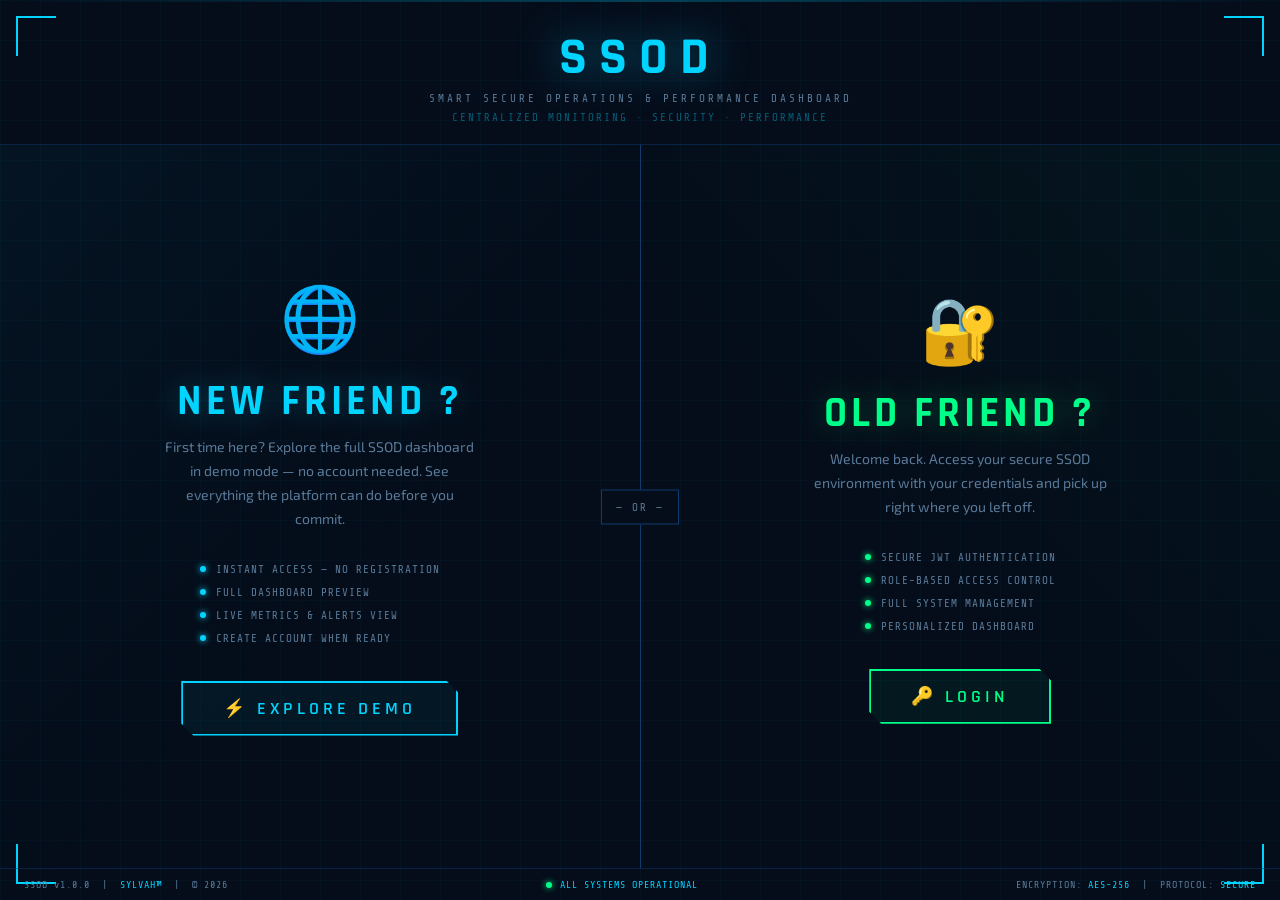
<file: dashboard.html>
<!DOCTYPE html>
<html lang="en">
<head>
  <meta charset="UTF-8">
  <meta name="viewport" content="width=device-width, initial-scale=1.0, user-scalable=no">
  <title>SSOD | Smart Secure Operations Dashboard</title>
  <link href="https://fonts.googleapis.com/css2?family=Inter:opsz,wght@14..32,400;14..32,500;14..32,600;14..32,700&family=JetBrains+Mono:wght@400;500;600&display=swap" rel="stylesheet">
  <link rel="stylesheet" href="https://cdnjs.cloudflare.com/ajax/libs/font-awesome/6.0.0-beta3/css/all.min.css">
  <style>
    *{margin:0;padding:0;box-sizing:border-box}
    :root{
      --bg-deep:#0a0f1c;--sidebar-bg:#0e1322;--card-bg:#12172b;--card-elevated:#171e34;
      --border-glow:#2a3a60;--border-subtle:#1f2a40;
      --text-primary:#eef2ff;--text-secondary:#8e9bb5;--text-muted:#5b6b8c;
      --cyan-accent:#00e0ff;--green-accent:#1effbc;--orange-accent:#ff9f4a;
      --red-accent:#ff4d6d;--purple-accent:#b77cff;--gold-accent:#ffd966;
      --font-display:'Inter',sans-serif;--font-mono:'JetBrains Mono',monospace;
    }
    body{background:var(--bg-deep);font-family:var(--font-display);color:var(--text-primary);height:100vh;overflow:hidden;position:relative}
    body::before{content:"";position:fixed;top:0;left:0;width:100%;height:100%;background-image:linear-gradient(rgba(0,224,255,.02) 1px,transparent 1px),linear-gradient(90deg,rgba(0,224,255,.02) 1px,transparent 1px);background-size:32px 32px;pointer-events:none;z-index:0}
    .scan-line{position:fixed;top:0;left:0;width:100%;height:4px;background:linear-gradient(90deg,transparent,var(--cyan-accent),transparent);opacity:.35;pointer-events:none;z-index:200;animation:scanMove 8s linear infinite}
    @keyframes scanMove{0%{top:0}100%{top:100%}}
    .topbar{position:fixed;top:0;left:0;right:0;height:64px;background:rgba(14,19,34,.92);backdrop-filter:blur(12px);border-bottom:1px solid var(--border-glow);display:flex;align-items:center;justify-content:space-between;padding:0 28px;z-index:100}
    .logo-area{display:flex;align-items:baseline;gap:12px}
    .logo{font-family:var(--font-mono);font-size:26px;font-weight:700;letter-spacing:3px;background:linear-gradient(135deg,var(--cyan-accent),#6c8cff);-webkit-background-clip:text;background-clip:text;color:transparent;text-shadow:0 0 6px rgba(0,224,255,.3);text-decoration:none}
    .badge-sys{font-size:10px;font-family:var(--font-mono);background:rgba(0,224,255,.12);border:1px solid var(--cyan-accent);padding:2px 8px;border-radius:20px;color:var(--cyan-accent);letter-spacing:1px}
    .system-status{display:flex;align-items:center;gap:10px;background:rgba(30,40,60,.5);padding:6px 16px;border-radius:40px;border-left:2px solid var(--green-accent)}
    .status-led{width:8px;height:8px;background:var(--green-accent);border-radius:50%;box-shadow:0 0 8px var(--green-accent);animation:pulseGreen 1.8s infinite}
    @keyframes pulseGreen{0%,100%{opacity:1}50%{opacity:.4}}
    .time-stamp{font-family:var(--font-mono);font-size:13px;color:var(--text-secondary)}
    .admin-profile{display:flex;align-items:center;gap:20px}
    .admin-name{font-size:13px;font-weight:500;letter-spacing:.5px}
    .logout-btn{background:transparent;border:1px solid var(--border-glow);color:var(--text-secondary);padding:6px 14px;border-radius:6px;font-size:12px;font-family:var(--font-mono);cursor:pointer;transition:.2s}
    .logout-btn:hover{border-color:var(--red-accent);color:var(--red-accent)}
    .sidebar{position:fixed;top:64px;left:0;width:260px;height:calc(100vh - 64px);background:rgba(14,19,34,.95);backdrop-filter:blur(8px);border-right:1px solid var(--border-subtle);padding:28px 0;overflow-y:auto;z-index:90}
    .nav-section{margin-bottom:28px}
    .nav-caption{font-size:10px;text-transform:uppercase;letter-spacing:2px;color:var(--text-muted);padding:0 24px;margin-bottom:12px}
    .nav-item{display:flex;align-items:center;gap:14px;padding:12px 24px;color:var(--text-secondary);font-size:14px;font-weight:500;transition:all .2s;border-left:3px solid transparent;cursor:pointer;text-decoration:none}
    .nav-item i{width:22px;font-size:1.2rem;color:var(--cyan-accent)}
    .nav-item:hover,.nav-item.active{background:rgba(0,224,255,.08);color:var(--cyan-accent);border-left-color:var(--cyan-accent)}
    .alert-badge{margin-left:auto;background:var(--red-accent);color:#fff;font-size:10px;padding:2px 8px;border-radius:30px;font-weight:bold}
    .main-dashboard{margin-left:210px;margin-top:64px;padding:28px 32px;height:calc(100vh - 64px);overflow-y:auto;position:relative;z-index:2}
    .main-dashboard::-webkit-scrollbar{width:5px}
    .main-dashboard::-webkit-scrollbar-thumb{background:var(--border-glow);border-radius:10px}
    .dashboard-grid{display:grid;grid-template-columns:1.2fr 1.8fr 1fr;grid-auto-rows:auto;gap:22px}
    .hub-card{background:linear-gradient(145deg,var(--card-bg),#0f1628);border:1px solid var(--border-glow);border-radius:20px;padding:24px;display:flex;justify-content:center;align-items:center;backdrop-filter:blur(2px);box-shadow:0 10px 20px rgba(0,0,0,.3)}
    .shield{text-align:center;background:rgba(0,212,255,.05);border-radius:100px;padding:18px 30px;border:1px solid var(--cyan-accent);box-shadow:0 0 18px rgba(0,224,255,.2);width:100%}
    .shield h2{font-family:var(--font-mono);font-size:32px;font-weight:800;letter-spacing:4px;background:linear-gradient(135deg,#fff,var(--cyan-accent));-webkit-background-clip:text;background-clip:text;color:transparent}
    .shield p{font-size:10px;letter-spacing:2px;color:var(--text-muted);margin-top:8px}
    .auth-panel{background:var(--card-bg);border:1px solid var(--border-subtle);border-radius:18px;padding:20px}
    .panel-header{display:flex;justify-content:space-between;border-bottom:1px solid var(--border-subtle);padding-bottom:12px;margin-bottom:18px}
    .panel-header h3{font-size:13px;font-weight:600;text-transform:uppercase;letter-spacing:1.5px}
    .role-badge{background:#1e2a3e;padding:4px 12px;border-radius:30px;font-size:10px}
    .auth-stats{display:flex;gap:24px;margin-top:16px}
    .stat-cell{background:rgba(255,255,255,.02);flex:1;padding:12px;text-align:center;border-radius:14px}
    .stat-cell .stat-num{font-family:var(--font-mono);font-size:22px;font-weight:700;color:var(--cyan-accent)}
    .stat-cell .stat-lbl{font-size:10px;color:var(--text-muted);margin-top:4px}
    .vis-panel{grid-row:span 2;background:var(--card-bg);border-radius:18px;border:1px solid var(--border-subtle);padding:20px;display:flex;flex-direction:column}
    .metrics-row{display:flex;justify-content:space-between;gap:20px;margin:20px 0}
    .metric{background:#0b1022;padding:14px;border-radius:16px;text-align:center;flex:1}
    .metric-value{font-family:var(--font-mono);font-size:28px;font-weight:700}
    .cpu-val{color:var(--cyan-accent)}.ram-val{color:var(--green-accent)}.disk-val{color:var(--orange-accent)}
    .health-badge{background:rgba(255,79,109,.15);border:1px solid var(--red-accent);border-radius:20px;padding:6px 12px;display:inline-flex;align-items:center;gap:6px}
    .live-chart-sim{margin-top:16px;background:#0a0f1c;height:100px;border-radius:14px;display:flex;align-items:flex-end;gap:8px;padding:12px}
    .bar{flex:1;background:var(--cyan-accent);opacity:.7;border-radius:4px;transition:height .4s}
    .performance-panel{background:var(--card-bg);border-radius:18px;border:1px solid var(--border-subtle);padding:20px}
    .perf-item{margin-bottom:20px}
    .perf-label{display:flex;justify-content:space-between;font-size:12px;margin-bottom:6px}
    .progress{background:#0f1628;border-radius:10px;height:8px;overflow:hidden}
    .progress-fill{height:100%;width:0%;border-radius:10px;transition:width .6s ease}
    .fill-cyan{background:var(--cyan-accent)}.fill-green{background:var(--green-accent)}.fill-orange{background:var(--orange-accent)}
    .incident-panel{background:var(--card-bg);border-radius:18px;border:1px solid var(--border-subtle);padding:20px}
    .incident-stats{display:flex;gap:20px;margin-bottom:20px}
    .incident-card{background:#0e1428;flex:1;border-radius:14px;padding:12px;text-align:center}
    .inc-num{font-family:var(--font-mono);font-size:26px;font-weight:700}
    .priority-tag{background:var(--red-accent);padding:2px 8px;border-radius:12px;font-size:9px}
    .incident-table{width:100%;font-size:12px;font-family:var(--font-mono);border-collapse:collapse}
    .incident-table th{text-align:left;padding:10px 4px;color:var(--text-muted);font-weight:500}
    .incident-table td{padding:8px 4px;border-bottom:1px solid var(--border-subtle)}
    .status-open{color:var(--orange-accent)}.status-resolved{color:var(--green-accent)}
    .quick-assign{background:rgba(0,224,255,.1);border:none;padding:4px 8px;border-radius:12px;color:var(--cyan-accent);cursor:pointer;font-family:var(--font-mono);font-size:10px}
    .row-secondary{display:grid;grid-template-columns:1fr 1fr;gap:22px;margin-top:22px}
    .log-panel,.live-panel{background:var(--card-bg);border-radius:18px;border:1px solid var(--border-subtle);padding:18px}
    .log-entry{display:flex;justify-content:space-between;font-size:12px;padding:10px 0;border-bottom:1px solid #1e2740;font-family:var(--font-mono)}
    .live-stream{background:#0a1020;border-radius:14px;padding:12px;font-family:var(--font-mono);font-size:11px;color:var(--cyan-accent)}
    .text-cyan{color:var(--cyan-accent)}.text-green{color:var(--green-accent)}.text-orange{color:var(--orange-accent)}.text-red{color:var(--red-accent)}.text-muted{color:var(--text-muted)}
    .sev-badge{display:inline-flex;align-items:center;gap:4px;padding:2px 7px;border-radius:12px;font-size:9px;font-family:var(--font-mono);font-weight:600;border:1px solid}
    .sev-critical{color:var(--red-accent);border-color:rgba(255,77,109,.4);background:rgba(255,77,109,.07)}
    .sev-high{color:var(--orange-accent);border-color:rgba(255,159,74,.4);background:rgba(255,159,74,.07)}
    .sev-medium{color:var(--gold-accent);border-color:rgba(255,217,102,.4);background:rgba(255,217,102,.07)}
    .sev-low{color:var(--green-accent);border-color:rgba(30,255,188,.4);background:rgba(30,255,188,.07)}
    .loading-pulse{opacity:.4;animation:ldPulse 1.2s ease-in-out infinite}
    @keyframes ldPulse{0%,100%{opacity:.4}50%{opacity:.8}}
  </style>
</head>
<body>

<script>
const PROJECT_SIGNATURE={id:"SSOD-SYL-2026-D4SH",author:"SYLVAH™",created:"2026-04-21",version:"2.0.0",module:"dashboard.html",hash:"d4shb04rd_l1v3"};
window.__ssod_auth__=PROJECT_SIGNATURE;
const _meta={catalogId:"SYL-DSH-001",type:"main_dashboard",project:"SSOD"};
</script>

<!-- Load shared JS — must be before inline scripts -->
<script src="js/api.js"></script>
<script src="js/auth.js"></script>

<div class="scan-line"></div>

<!-- TOPBAR -->
<div class="topbar">
  <div class="logo-area">
    <a href="dashboard.html" class="logo">SSOD</a>
    <div class="badge-sys">SMART SECURE OPS</div>
  </div>
  <div class="system-status">
    <div class="status-led"></div>
    <span style="font-size:12px;font-weight:500;letter-spacing:.5px">SYSTEM ONLINE</span>
    <div class="time-stamp" id="liveTime"></div>
  </div>
  <div class="admin-profile">
    <div class="admin-name" id="topbarUser"><i class="fas fa-user-shield" style="margin-right:6px;color:var(--cyan-accent)"></i>Admin · SYLVAH</div>
    <button class="logout-btn" onclick="logout()"><i class="fas fa-sign-out-alt"></i> LOGOUT</button>
  </div>
</div>

<!-- SIDEBAR -->
<div class="sidebar">
  <div class="nav-section">
    <div class="nav-caption"><i class="fas fa-cube" style="margin-right:6px"></i>OPERATIONAL SUITE</div>
    <a href="dashboard.html"   class="nav-item active"><i class="fas fa-tachometer-alt"></i> Dashboard</a>
    <a href="performance.html" class="nav-item"><i class="fas fa-chart-line"></i> Performance</a>
    <a href="alerts.html"      class="nav-item"><i class="fas fa-bell"></i> Alerts <span class="alert-badge" id="sidebarAlertBadge">0</span></a>
    <a href="logs.html"        class="nav-item"><i class="fas fa-history"></i> Activity Logs</a>
    <a href="incidents.html"   class="nav-item"><i class="fas fa-fire"></i> Incidents</a>
    <a href="dashboard.html"   class="nav-item"><i class="fas fa-database"></i> Live Data Stream</a>
  </div>
  <div class="nav-section">
    <div class="nav-caption"><i class="fas fa-lock" style="margin-right:6px"></i>ACCESS CONTROL</div>
    <a href="users.html"       class="nav-item"><i class="fas fa-users"></i> User Management</a>
    <a href="#"                class="nav-item"><i class="fas fa-user-tag"></i> Role Manager</a>
    <a href="#"                class="nav-item"><i class="fas fa-shield-alt"></i> Security Center</a>
  </div>
</div>

<!-- MAIN DASHBOARD -->
<div class="main-dashboard">
  <div class="dashboard-grid">

    <!-- CENTRAL SHIELD -->
    <div class="hub-card">
      <div class="shield">
        <h2>SSOD</h2>
        <p>SMART SECURE OPERATIONS &<br>PERFORMANCE DASHBOARD</p>
        <div style="margin-top:12px;font-size:10px;color:var(--text-muted)">GLOBAL DEFENSE STATUS</div>
      </div>
    </div>

    <!-- AUTH & ACCESS CONTROL -->
    <div class="auth-panel">
      <div class="panel-header">
        <h3><i class="fas fa-key"></i> AUTHENTICATION & ACCESS CONTROL</h3>
        <div class="role-badge">Management Center</div>
      </div>
      <div class="auth-stats">
        <div class="stat-cell">
          <div class="stat-num" id="authUsers"><span class="loading-pulse">—</span></div>
          <div class="stat-lbl">USERS</div>
        </div>
        <div class="stat-cell">
          <div class="stat-num" style="color:var(--purple-accent)" id="authRoles">4</div>
          <div class="stat-lbl">ROLES</div>
        </div>
        <div class="stat-cell">
          <div class="stat-num" style="color:var(--green-accent);font-size:16px">MFA</div>
          <div class="stat-lbl">ACTIVE</div>
        </div>
      </div>
    </div>

    <!-- DASHBOARD VISUALIZATION -->
    <div class="vis-panel">
      <div class="panel-header">
        <h3><i class="fas fa-chart-bar"></i> DASHBOARD VISUALIZATION</h3>
        <span class="text-muted" id="visDate" style="font-size:11px"></span>
      </div>
      <div class="metrics-row">
        <div class="metric"><div class="metric-value cpu-val" id="visCpu"><span class="loading-pulse">—</span></div><div class="text-muted">CPU</div></div>
        <div class="metric"><div class="metric-value ram-val" id="visRam"><span class="loading-pulse">—</span></div><div class="text-muted">RAM</div></div>
        <div class="metric"><div class="metric-value disk-val" id="visDisk"><span class="loading-pulse">—</span></div><div class="text-muted">DISK</div></div>
        <div class="metric"><div class="metric-value" style="color:var(--purple-accent)" id="visHealth">—</div><div class="text-muted">HEALTH</div></div>
      </div>
      <div class="live-chart-sim" id="liveBars">
        <div class="bar" style="height:28px"></div>
        <div class="bar" style="height:45px"></div>
        <div class="bar" style="height:32px"></div>
        <div class="bar" style="height:58px"></div>
        <div class="bar" style="height:42px"></div>
        <div class="bar" style="height:36px"></div>
      </div>
      <div class="health-badge" style="margin-top:14px;align-self:flex-start">
        <i class="fas fa-shield-alt"></i>
        <span id="overallStatus">OVERALL SECURITY & PERFORMANCE · LOADING...</span>
      </div>
    </div>

    <!-- PERFORMANCE MONITORING -->
    <div class="performance-panel">
      <div class="panel-header">
        <h3><i class="fas fa-microchip"></i> PERFORMANCE MONITORING</h3>
        <i class="fas fa-chart-line" style="color:var(--cyan-accent)"></i>
      </div>
      <div class="perf-item">
        <div class="perf-label">
          <span><i class="fas fa-microchip"></i> CPU</span>
          <span class="text-cyan" id="perfCpuLbl">—</span>
        </div>
        <div class="progress"><div class="progress-fill fill-cyan" id="perfCpuBar"></div></div>
      </div>
      <div class="perf-item">
        <div class="perf-label">
          <span><i class="fas fa-memory"></i> RAM</span>
          <span class="text-green" id="perfRamLbl">—</span>
        </div>
        <div class="progress"><div class="progress-fill fill-green" id="perfRamBar"></div></div>
      </div>
      <div class="perf-item">
        <div class="perf-label">
          <span><i class="fas fa-hdd"></i> DISK</span>
          <span class="text-orange" id="perfDiskLbl">—</span>
        </div>
        <div class="progress"><div class="progress-fill fill-orange" id="perfDiskBar"></div></div>
      </div>
      <div class="perf-item">
        <div class="perf-label">
          <span><i class="fas fa-heartbeat"></i> HEALTH SCORE</span>
          <span id="perfHealthLbl">— / 200</span>
        </div>
        <div class="progress"><div class="progress-fill" style="background:var(--purple-accent)" id="perfHealthBar"></div></div>
      </div>
    </div>

    <!-- INCIDENT MANAGEMENT -->
    <div class="incident-panel">
      <div class="panel-header">
        <h3><i class="fas fa-exclamation-triangle"></i> INCIDENT MANAGEMENT</h3>
        <a href="incidents.html" class="quick-assign"><i class="fas fa-bolt"></i> Quick assign</a>
      </div>
      <div class="incident-stats">
        <div class="incident-card">
          <span class="status-open">OPEN</span><br>
          <span class="inc-num text-orange" id="incOpen">—</span>
        </div>
        <div class="incident-card">
          <span class="status-resolved">RESOLVED</span><br>
          <span class="inc-num text-green" id="incResolved">—</span>
        </div>
        <div class="incident-card">
          <span class="text-cyan">ASSIGNED</span><br>
          <span class="inc-num text-cyan" id="incAssigned">—</span>
        </div>
      </div>
      <table class="incident-table">
        <thead>
          <tr><th>STATUS</th><th>SEVERITY</th><th>ACTION</th></tr>
        </thead>
        <tbody id="incidentTableBody">
          <tr><td colspan="3" style="color:var(--text-muted);text-align:center;padding:12px" class="loading-pulse">Loading incidents...</td></tr>
        </tbody>
      </table>
    </div>

  </div><!-- /dashboard-grid -->

  <!-- SECOND ROW -->
  <div class="row-secondary">
    <div class="log-panel">
      <div class="panel-header">
        <h3><i class="fas fa-list-ul"></i> ACTIVITY LOGGING SYSTEM</h3>
        <a href="logs.html" class="quick-assign" style="background:none"><i class="fas fa-external-link-alt"></i> VIEW ALL</a>
      </div>
      <div id="logFeed">
        <div class="log-entry loading-pulse"><span>Loading logs...</span></div>
      </div>
    </div>

    <div class="live-panel">
      <div class="panel-header">
        <h3><i class="fas fa-satellite-dish"></i> LIVE DATA STREAM</h3>
        <span class="text-cyan"><i class="fas fa-broadcast-tower"></i> ACTIVE</span>
      </div>
      <div class="live-stream" id="liveDataFeed">
        <span class="loading-pulse">Connecting to live feed...</span>
      </div>
      <div style="margin-top:14px;font-size:11px;background:#0b1022;border-radius:12px;padding:8px">
        <i class="fas fa-shield-alt text-cyan"></i> Real-time alert feed · severity:
        <span class="text-orange">MED</span> | <span class="text-red">HIGH</span> active
      </div>
    </div>
  </div>

  <!-- ALERT BANNERS -->
  <div id="alertBanners" style="display:flex;gap:20px;margin-top:22px"></div>

</div><!-- /main-dashboard -->

<script>
/* ── requireAuth guard ── */
requireAuth();

/* ── Demo data notice ── */
(function(){
  if(isDemo() && !isLoggedIn()){
    const notice = document.createElement('div');
    notice.style.cssText = 'position:fixed;bottom:0;left:260px;right:0;background:rgba(255,159,74,0.12);border-top:1px solid rgba(255,159,74,0.4);padding:8px 20px;font-family:var(--font-mono);font-size:11px;color:var(--orange-accent);z-index:50;text-align:center;letter-spacing:1px';
    notice.innerHTML = '⚠ DEMO MODE — All metrics and values shown are from your local system. Login to access real monitoring data.';
    document.body.appendChild(notice);
  }
})();

/* ── Populate topbar ── */
(function(){
  const u = getUser();
  const realUser = isLoggedIn() && u && u.id !== 0;
  if(realUser) {
    document.getElementById('topbarUser').innerHTML =
      `<i class="fas fa-user-shield" style="margin-right:6px;color:var(--cyan-accent)"></i>${u.role.charAt(0).toUpperCase()+u.role.slice(1)} · ${u.username}`;
  } else {
    document.getElementById('topbarUser').innerHTML =
      `<i class="fas fa-user-clock" style="margin-right:6px;color:var(--orange-accent)"></i>Demo · Guest`;
  }
})();

/* ── Clock ── */
function updateClock(){
  const n=new Date();let h=n.getHours(),m=n.getMinutes();
  const ap=h>=12?'PM':'AM';h=h%12||12;
  const p=x=>String(x).padStart(2,'0');
  const el=document.getElementById('liveTime');
  if(el) el.textContent=`${p(h)}:${p(m)} ${ap} · ${n.getMonth()+1}/${n.getDate()}/${n.getFullYear()}`;
}
updateClock();setInterval(updateClock,1000);

/* ── Set vis date ── */
const nd=new Date();
document.getElementById('visDate').textContent=
  `Date: ${nd.getMonth()+1}/${nd.getDate()}/${nd.getFullYear()}`;

/* ── Compute health score from metrics ── */
function calcHealth(cpu, ram, disk){
  let score = 200;
  if(cpu > 80)  score -= 40;
  else if(cpu > 50) score -= 20;
  if(ram > 80)  score -= 40;
  else if(ram > 50) score -= 20;
  if(disk > 90) score -= 40;
  else if(disk > 70) score -= 20;
  return Math.max(0, score);
}

/* ── Update all metric UI elements ── */
function applyMetrics(cpu, ram, disk){
  const health = calcHealth(cpu, ram, disk);

  // Visualization panel
  document.getElementById('visCpu').textContent   = cpu.toFixed(1)  + '%';
  document.getElementById('visRam').textContent   = ram.toFixed(1)  + '%';
  document.getElementById('visDisk').textContent  = disk.toFixed(1) + '%';
  document.getElementById('visHealth').textContent= health;

  // Performance bars
  document.getElementById('perfCpuLbl').textContent  = cpu.toFixed(1)  + '%';
  document.getElementById('perfRamLbl').textContent  = ram.toFixed(1)  + '%';
  document.getElementById('perfDiskLbl').textContent = disk.toFixed(1) + '%';
  document.getElementById('perfHealthLbl').textContent = `${health} / 200`;

  document.getElementById('perfCpuBar').style.width   = Math.min(100, cpu)  + '%';
  document.getElementById('perfRamBar').style.width   = Math.min(100, ram)  + '%';
  document.getElementById('perfDiskBar').style.width  = Math.min(100, disk) + '%';
  document.getElementById('perfHealthBar').style.width= (health / 200 * 100) + '%';

  // Live bars animation
  document.querySelectorAll('#liveBars .bar').forEach(b=>{
    b.style.height = Math.floor(Math.random()*60+15)+'px';
  });

  // Live data feed
  document.getElementById('liveDataFeed').innerHTML =
    `<i class="fas fa-chart-line"></i> CPU: ${cpu.toFixed(1)}% | RAM: ${ram.toFixed(1)}% | DISK: ${disk.toFixed(1)}% → LIVE<br>
     <i class="fas fa-sync-alt"></i> Health score: ${health}/200 · heartbeat OK<br>
     <i class="fas fa-shield-alt"></i> Telemetry active · anomaly detection running`;

  // Overall status badge
  const statusEl = document.getElementById('overallStatus');
  if(health >= 150) statusEl.textContent = 'OVERALL SECURITY & PERFORMANCE · NOMINAL';
  else if(health >= 100) statusEl.textContent = 'OVERALL SECURITY & PERFORMANCE · DEGRADED';
  else statusEl.textContent = 'OVERALL SECURITY & PERFORMANCE · CRITICAL';
}

/* ── Fetch live metrics from real API ── */
async function fetchLiveMetrics(){
  const res = await Metrics.getLive();
  if(!res || res.status !== 200) return;
  const d = res.data;
  const cpu  = d.cpu?.usage_percent  || 0;
  const ram  = d.ram?.usage_percent  || 0;
  const disk = d.disk?.usage_percent || 0;
  applyMetrics(cpu, ram, disk);
}

/* ── Fetch alerts ── */
async function fetchAlerts(){
  // Demo users have fake token - show placeholder
  const u = getUser();
  const isRealUser = isLoggedIn() && u && u.id !== 0;
  if(!isRealUser){
    document.getElementById('incOpen').textContent = '0';
    document.getElementById('incResolved').textContent = '0';
    document.getElementById('incAssigned').textContent = '0';
    document.getElementById('sidebarAlertBadge').textContent = '0';
    document.getElementById('incidentTableBody').innerHTML =
      '<tr><td colspan="3" style="color:var(--text-muted);text-align:center;padding:12px;font-family:var(--font-mono);font-size:11px">⚡ Login to view live incidents</td></tr>';
    return;
  }
  const res = await Alerts.getAll({ limit: 100 });
  if(!res || res.status !== 200) return;
  const all      = res.data;
  const open     = all.filter(a => a.status === 'open');
  const resolved = all.filter(a => a.status === 'resolved');

  // Sidebar badge
  document.getElementById('sidebarAlertBadge').textContent = open.length;

  // Incident panel counts (alerts treated as incidents on dashboard)
  document.getElementById('incOpen').textContent     = open.length;
  document.getElementById('incResolved').textContent = resolved.length;
  document.getElementById('incAssigned').textContent = '—';

  // Incident table — show latest 4 open alerts
  const tbody = document.getElementById('incidentTableBody');
  const display = all.slice(0, 4);
  if(!display.length){
    tbody.innerHTML = '<tr><td colspan="3" style="color:var(--text-muted);text-align:center;padding:12px">No alerts</td></tr>';
    return;
  }
  tbody.innerHTML = display.map(a => `
    <tr>
      <td class="${a.status==='open'?'status-open':'status-resolved'}">
        <i class="fas fa-${a.status==='open'?'circle':'check-circle'}"></i> ${a.status.toUpperCase()}
      </td>
      <td><span class="sev-badge sev-${a.severity}">${a.severity.toUpperCase()}</span></td>
      <td>
        ${a.status==='open'
          ? `<button class="quick-assign" onclick="resolveAlert(${a.id})">Resolve</button>`
          : `<span style="color:var(--text-muted);font-size:10px">Closed</span>`}
      </td>
    </tr>
  `).join('');

  // Alert banners — top 2 critical/high open alerts
  const urgent = open.filter(a => ['critical','high'].includes(a.severity)).slice(0,2);
  const bannerEl = document.getElementById('alertBanners');
  if(urgent.length){
    bannerEl.innerHTML = urgent.map(a => `
      <div style="flex:1;background:#12172b;border-radius:16px;padding:14px;border-left:4px solid ${a.severity==='critical'?'var(--red-accent)':'var(--orange-accent)'}">
        <i class="fas fa-bell"></i>
        <strong>${a.severity.toUpperCase()}</strong> · ${a.title}
        <span style="float:right;font-family:var(--font-mono);font-size:10px;color:var(--text-muted)">${timeAgo(a.created_at)}</span>
      </div>
    `).join('');
  }
}

/* ── Quick resolve from dashboard ── */
async function resolveAlert(id){
  const res = await Alerts.resolve(id);
  if(res && res.status === 200){
    fetchAlerts();
  }
}

/* ── Fetch activity logs ── */
async function fetchLogs(){
  const u = getUser();
  const isRealUser = isLoggedIn() && u && u.id !== 0;
  if(!isRealUser){
    document.getElementById('logFeed').innerHTML =
      '<div class="log-entry" style="color:var(--text-muted);font-family:var(--font-mono);font-size:11px">⚡ Login to view activity logs</div>';
    return;
  }
  const res = await Logs.getAll({ limit: 4 });
  if(!res || res.status !== 200) return;
  const logs = res.data;
  const feed = document.getElementById('logFeed');
  if(!logs.length){
    feed.innerHTML = '<div class="log-entry" style="color:var(--text-muted)">No logs yet</div>';
    return;
  }
  feed.innerHTML = logs.map(l => `
    <div class="log-entry">
      <span><i class="far fa-clock"></i> ${formatTime(l.timestamp)}</span>
      <span style="color:var(--text-primary)">${l.source} · ${l.action}</span>
      <span class="text-muted">${timeAgo(l.timestamp)}</span>
    </div>
  `).join('');
}

/* ── Fetch user count ── */
async function fetchUserCount(){
  const u = getUser();
  const isRealAdmin = isLoggedIn() && u && u.id !== 0 && u.role === 'admin';
  if(isRealAdmin){
    const res = await Users.getAll();
    if(res && res.status === 200){
      document.getElementById('authUsers').textContent = res.data.length;
    }
  } else {
    document.getElementById('authUsers').textContent = '—';
  }
}

/* ── Initial load + auto-refresh ── */
async function fullRefresh(){
  await Promise.all([
    fetchLiveMetrics(),
    fetchAlerts(),
    fetchLogs(),
    fetchUserCount()
  ]);
}

fullRefresh();
setInterval(fetchLiveMetrics, 5000);   // metrics every 5s
setInterval(fetchAlerts, 30000);        // alerts every 30s
setInterval(fetchLogs,   30000);        // logs every 30s
</script>
</body>
</html>
</file>
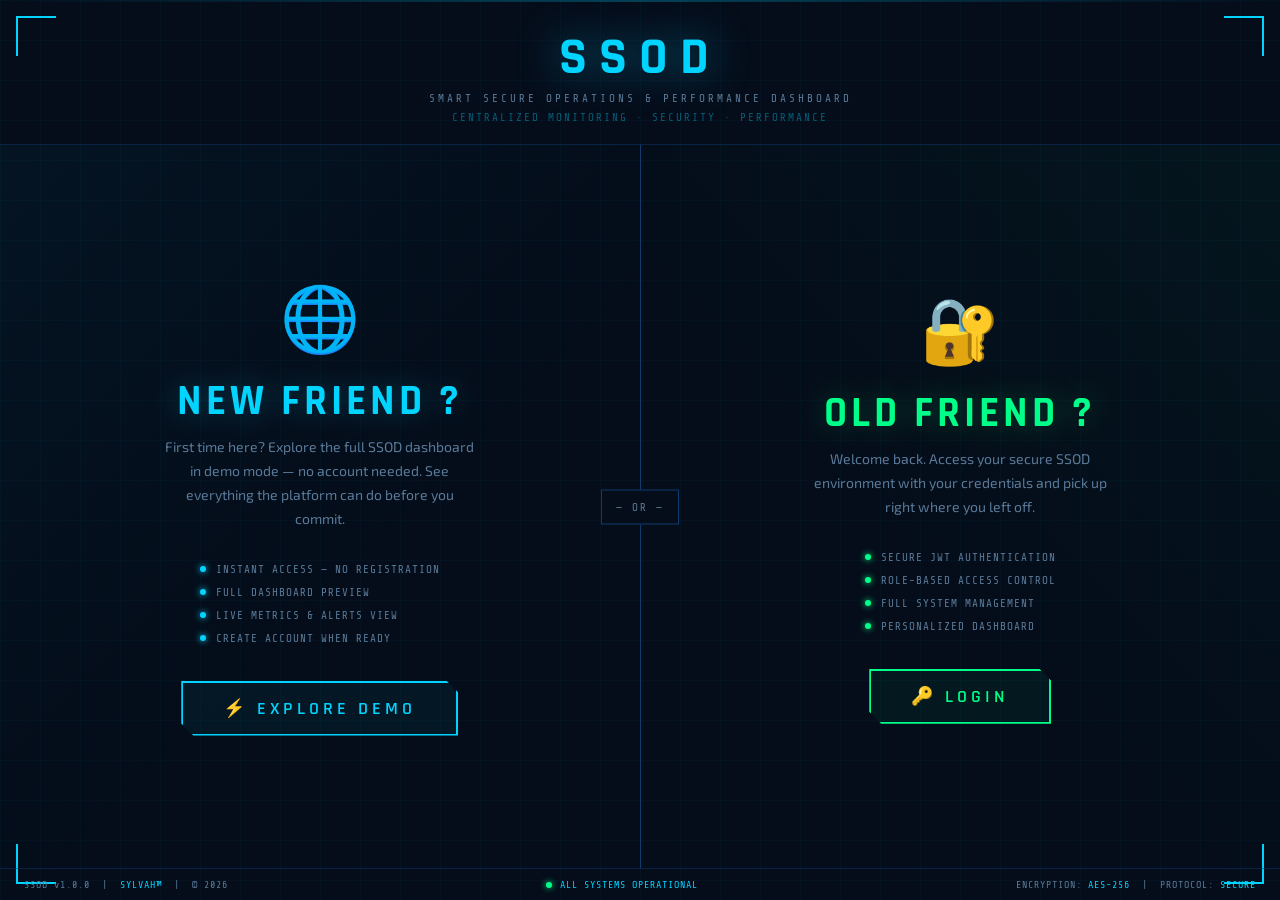
<file: incidents.html>
<!DOCTYPE html>
<html lang="en">
<head>
  <meta charset="UTF-8">
  <meta name="viewport" content="width=device-width, initial-scale=1.0, user-scalable=no">
  <title>SSOD | Incident Management</title>
  <link href="https://fonts.googleapis.com/css2?family=Inter:opsz,wght@14..32,400;14..32,500;14..32,600;14..32,700&family=JetBrains+Mono:wght@400;500;600&display=swap" rel="stylesheet">
  <link rel="stylesheet" href="https://cdnjs.cloudflare.com/ajax/libs/font-awesome/6.0.0-beta3/css/all.min.css">
  <style>
    /* =====================================================
       SSOD — INCIDENTS.HTML
       Author: SYLVAH™ | SYL-INC-001 | v1.0.0 | 2026
    ===================================================== */
    *{margin:0;padding:0;box-sizing:border-box}
    :root{
      --bg-deep:#0a0f1c;--card-bg:#12172b;--card-elevated:#171e34;
      --border-glow:#2a3a60;--border-subtle:#1f2a40;
      --text-primary:#eef2ff;--text-secondary:#8e9bb5;--text-muted:#5b6b8c;
      --cyan-accent:#00e0ff;--green-accent:#1effbc;--orange-accent:#ff9f4a;
      --red-accent:#ff4d6d;--purple-accent:#b77cff;--gold-accent:#ffd966;
      --font-display:'Inter',sans-serif;--font-mono:'JetBrains Mono',monospace;
    }
    html,body{height:100%;overflow:hidden;background:var(--bg-deep);font-family:var(--font-display);color:var(--text-primary)}
    body::before{content:"";position:fixed;inset:0;background-image:linear-gradient(rgba(0,224,255,.02) 1px,transparent 1px),linear-gradient(90deg,rgba(0,224,255,.02) 1px,transparent 1px);background-size:32px 32px;pointer-events:none;z-index:0}
    .scan-line{position:fixed;top:0;left:0;width:100%;height:3px;background:linear-gradient(90deg,transparent,var(--cyan-accent),transparent);opacity:.28;pointer-events:none;z-index:999;animation:scanMove 10s linear infinite}
    @keyframes scanMove{0%{top:0}100%{top:100%}}

    /* TOPBAR */
    .topbar{position:fixed;top:0;left:0;right:0;height:64px;background:rgba(14,19,34,.96);backdrop-filter:blur(12px);border-bottom:1px solid var(--border-glow);display:flex;align-items:center;justify-content:space-between;padding:0 28px;z-index:100}
    .logo-area{display:flex;align-items:baseline;gap:12px}
    .logo{font-family:var(--font-mono);font-size:26px;font-weight:700;letter-spacing:3px;background:linear-gradient(135deg,var(--cyan-accent),#6c8cff);-webkit-background-clip:text;background-clip:text;color:transparent;text-shadow:0 0 6px rgba(0,224,255,.3);text-decoration:none}
    .badge-sys{font-size:10px;font-family:var(--font-mono);background:rgba(0,224,255,.1);border:1px solid var(--cyan-accent);padding:2px 8px;border-radius:20px;color:var(--cyan-accent);letter-spacing:1px}
    .system-status{display:flex;align-items:center;gap:10px;background:rgba(30,40,60,.5);padding:6px 18px;border-radius:40px;border-left:2px solid var(--green-accent)}
    .status-led{width:8px;height:8px;background:var(--green-accent);border-radius:50%;box-shadow:0 0 8px var(--green-accent);animation:pulseG 1.8s infinite}
    @keyframes pulseG{0%,100%{opacity:1}50%{opacity:.35}}
    .time-stamp{font-family:var(--font-mono);font-size:13px;color:var(--text-secondary)}
    .admin-profile{display:flex;align-items:center;gap:20px}
    .admin-name{font-size:13px;font-weight:500;letter-spacing:.5px}
    .logout-btn{background:transparent;border:1px solid var(--border-glow);color:var(--text-secondary);padding:6px 14px;border-radius:6px;font-size:12px;font-family:var(--font-mono);cursor:pointer;transition:.2s;text-decoration:none}
    .logout-btn:hover{border-color:var(--red-accent);color:var(--red-accent)}

    /* SIDEBAR */
    .sidebar{position:fixed;top:64px;left:0;width:260px;height:calc(100vh - 64px);background:rgba(14,19,34,.97);border-right:1px solid var(--border-subtle);padding:28px 0;overflow-y:auto;z-index:90}
    .nav-section{margin-bottom:28px}
    .nav-caption{font-size:10px;text-transform:uppercase;letter-spacing:2px;color:var(--text-muted);padding:0 24px;margin-bottom:12px}
    .nav-item{display:flex;align-items:center;gap:14px;padding:12px 24px;color:var(--text-secondary);font-size:14px;font-weight:500;cursor:pointer;border-left:3px solid transparent;transition:all .2s;text-decoration:none}
    .nav-item i{width:22px;font-size:1rem;color:var(--cyan-accent)}
    .nav-item:hover,.nav-item.active{background:rgba(0,224,255,.08);color:var(--cyan-accent);border-left-color:var(--cyan-accent)}
    .alert-badge{margin-left:auto;background:var(--red-accent);color:#fff;font-size:10px;padding:2px 7px;border-radius:30px;font-weight:bold}

    /* MAIN */
    .main{margin-left:260px;margin-top:64px;height:calc(100vh - 64px);overflow-y:auto;padding:24px 28px;position:relative;z-index:2}
    .main::-webkit-scrollbar{width:5px}
    .main::-webkit-scrollbar-thumb{background:var(--border-glow);border-radius:10px}

    /* PAGE HEADER */
    .page-header{display:flex;align-items:center;justify-content:space-between;margin-bottom:22px}
    .page-title-group{display:flex;align-items:center;gap:14px}
    .page-icon{width:44px;height:44px;background:rgba(255,159,74,.08);border:1px solid var(--orange-accent);border-radius:12px;display:flex;align-items:center;justify-content:center;color:var(--orange-accent);font-size:18px;box-shadow:0 0 14px rgba(255,159,74,.15)}
    .page-title{font-family:var(--font-mono);font-size:20px;font-weight:700;letter-spacing:2px}
    .page-subtitle{font-size:12px;color:var(--text-muted);margin-top:2px}
    .header-controls{display:flex;align-items:center;gap:10px}

    /* BUTTONS */
    .btn{display:inline-flex;align-items:center;gap:7px;padding:8px 16px;border-radius:8px;font-size:12px;font-family:var(--font-mono);cursor:pointer;transition:.2s;border:1px solid}
    .btn-ghost{background:var(--card-bg);border-color:var(--border-subtle);color:var(--text-secondary)}
    .btn-ghost:hover{border-color:var(--cyan-accent);color:var(--cyan-accent)}
    .btn-orange{background:rgba(255,159,74,.1);border-color:var(--orange-accent);color:var(--orange-accent)}
    .btn-orange:hover{background:rgba(255,159,74,.2)}

    /* STATUS PIPELINE */
    .pipeline{display:grid;grid-template-columns:repeat(4,1fr);gap:14px;margin-bottom:22px;position:relative}
    .pipeline::before{content:"";position:absolute;top:50%;left:12.5%;right:12.5%;height:2px;background:linear-gradient(90deg,var(--orange-accent),var(--gold-accent),var(--cyan-accent),var(--green-accent));opacity:.3;pointer-events:none}
    .pipe-card{background:var(--card-bg);border:1px solid var(--border-subtle);border-radius:16px;padding:18px;text-align:center;position:relative;cursor:pointer;transition:all .25s}
    .pipe-card::before{content:"";position:absolute;top:0;left:0;width:100%;height:2px;border-radius:16px 16px 0 0}
    .pipe-card.open::before      {background:var(--orange-accent)}
    .pipe-card.in-progress::before{background:var(--gold-accent)}
    .pipe-card.assigned::before  {background:var(--cyan-accent)}
    .pipe-card.resolved::before  {background:var(--green-accent)}
    .pipe-card:hover,.pipe-card.active{border-color:var(--border-glow);box-shadow:0 4px 20px rgba(0,0,0,.3)}
    .pipe-icon{width:40px;height:40px;border-radius:50%;display:flex;align-items:center;justify-content:center;margin:0 auto 12px;font-size:16px}
    .open      .pipe-icon{background:rgba(255,159,74,.12);color:var(--orange-accent)}
    .in-progress .pipe-icon{background:rgba(255,217,102,.12);color:var(--gold-accent)}
    .assigned  .pipe-icon{background:rgba(0,224,255,.12);color:var(--cyan-accent)}
    .resolved  .pipe-icon{background:rgba(30,255,188,.12);color:var(--green-accent)}
    .pipe-label{font-size:10px;font-family:var(--font-mono);letter-spacing:1.5px;text-transform:uppercase;color:var(--text-muted);margin-bottom:6px}
    .pipe-count{font-family:var(--font-mono);font-size:32px;font-weight:700;line-height:1;margin-bottom:4px}
    .open       .pipe-count{color:var(--orange-accent)}
    .in-progress .pipe-count{color:var(--gold-accent)}
    .assigned   .pipe-count{color:var(--cyan-accent)}
    .resolved   .pipe-count{color:var(--green-accent)}
    .pipe-sub{font-size:10px;color:var(--text-muted);font-family:var(--font-mono)}

    /* PRIORITY MATRIX */
    .two-col{display:grid;grid-template-columns:auto 1fr;gap:16px;margin-bottom:20px;align-items:start}
    .priority-matrix{background:var(--card-bg);border:1px solid var(--border-subtle);border-radius:18px;padding:18px 20px;min-width:260px}
    .matrix-title{font-family:var(--font-mono);font-size:11px;font-weight:600;letter-spacing:1.5px;text-transform:uppercase;color:var(--text-secondary);margin-bottom:16px;display:flex;align-items:center;gap:8px}
    .matrix-title i{color:var(--orange-accent)}
    .matrix-grid{display:grid;grid-template-columns:1fr 1fr;grid-template-rows:1fr 1fr;gap:8px}
    .matrix-cell{border-radius:12px;padding:14px 12px;text-align:center;border:1px solid;cursor:pointer;transition:.2s}
    .matrix-cell:hover{opacity:.85;transform:scale(1.02)}
    .m-critical{background:rgba(255,77,109,.08);border-color:rgba(255,77,109,.4);color:var(--red-accent)}
    .m-high    {background:rgba(255,159,74,.08);border-color:rgba(255,159,74,.4);color:var(--orange-accent)}
    .m-medium  {background:rgba(255,217,102,.08);border-color:rgba(255,217,102,.4);color:var(--gold-accent)}
    .m-low     {background:rgba(30,255,188,.08);border-color:rgba(30,255,188,.4);color:var(--green-accent)}
    .m-label{font-size:9px;font-family:var(--font-mono);letter-spacing:1px;opacity:.7;margin-bottom:4px}
    .m-count{font-family:var(--font-mono);font-size:22px;font-weight:700}

    /* TOOLBAR */
    .toolbar{display:flex;align-items:center;gap:12px;margin-bottom:16px;flex-wrap:wrap}
    .search-box{flex:1;min-width:200px;max-width:320px;position:relative}
    .search-box input{width:100%;background:var(--card-bg);border:1px solid var(--border-subtle);border-radius:8px;padding:8px 12px 8px 36px;font-size:12px;font-family:var(--font-mono);color:var(--text-primary);outline:none;transition:.2s}
    .search-box input:focus{border-color:var(--orange-accent)}
    .search-box input::placeholder{color:var(--text-muted)}
    .search-box i{position:absolute;left:12px;top:50%;transform:translateY(-50%);color:var(--text-muted);font-size:12px}
    .filter-btn{padding:6px 12px;border-radius:6px;font-size:11px;font-family:var(--font-mono);cursor:pointer;border:1px solid var(--border-subtle);background:var(--card-bg);color:var(--text-muted);transition:.2s}
    .filter-btn:hover,.filter-btn.active{border-color:var(--orange-accent);color:var(--orange-accent);background:rgba(255,159,74,.06)}

    /* TABLE */
    .table-card{background:var(--card-bg);border:1px solid var(--border-subtle);border-radius:18px;overflow:hidden}
    .table-card-header{display:flex;align-items:center;justify-content:space-between;padding:16px 20px;border-bottom:1px solid var(--border-subtle)}
    .table-card-title{font-family:var(--font-mono);font-size:11px;font-weight:600;letter-spacing:1.5px;text-transform:uppercase;color:var(--text-secondary);display:flex;align-items:center;gap:8px}
    .table-card-title i{color:var(--orange-accent)}
    .tbl{width:100%;border-collapse:collapse}
    .tbl thead th{padding:11px 16px;text-align:left;font-family:var(--font-mono);font-size:10px;letter-spacing:1.2px;text-transform:uppercase;color:var(--text-muted);font-weight:500;border-bottom:1px solid var(--border-subtle);white-space:nowrap}
    .tbl tbody tr{border-bottom:1px solid rgba(31,42,64,.5);transition:background .15s}
    .tbl tbody tr:hover{background:rgba(255,159,74,.03)}
    .tbl tbody td{padding:12px 16px;color:var(--text-secondary);font-size:12px;vertical-align:middle}
    .td-mono{font-family:var(--font-mono);font-size:11px}
    .td-primary{color:var(--text-primary);font-weight:500}

    /* BADGES */
    .sev{display:inline-flex;align-items:center;gap:5px;padding:3px 10px;border-radius:20px;font-size:10px;font-family:var(--font-mono);font-weight:600;border:1px solid;white-space:nowrap}
    .sev-low     {color:var(--green-accent);border-color:rgba(30,255,188,.4);background:rgba(30,255,188,.07)}
    .sev-medium  {color:var(--gold-accent);border-color:rgba(255,217,102,.4);background:rgba(255,217,102,.07)}
    .sev-high    {color:var(--orange-accent);border-color:rgba(255,159,74,.4);background:rgba(255,159,74,.07)}
    .sev-critical{color:var(--red-accent);border-color:rgba(255,77,109,.4);background:rgba(255,77,109,.07)}

    .status-pill{display:inline-flex;align-items:center;gap:5px;padding:3px 10px;border-radius:20px;font-size:10px;font-family:var(--font-mono);font-weight:600;border:1px solid;white-space:nowrap;cursor:pointer}
    .s-open        {color:var(--orange-accent);border-color:rgba(255,159,74,.4);background:rgba(255,159,74,.07)}
    .s-in-progress {color:var(--gold-accent);border-color:rgba(255,217,102,.4);background:rgba(255,217,102,.07)}
    .s-assigned    {color:var(--cyan-accent);border-color:rgba(0,224,255,.4);background:rgba(0,224,255,.07)}
    .s-resolved    {color:var(--green-accent);border-color:rgba(30,255,188,.4);background:rgba(30,255,188,.07)}

    .assign-btn{display:inline-flex;align-items:center;gap:5px;padding:4px 10px;border-radius:6px;font-size:10px;font-family:var(--font-mono);cursor:pointer;border:1px solid rgba(0,224,255,.3);background:rgba(0,224,255,.07);color:var(--cyan-accent);transition:.2s}
    .assign-btn:hover{background:rgba(0,224,255,.15)}
    .advance-btn{display:inline-flex;align-items:center;gap:5px;padding:4px 10px;border-radius:6px;font-size:10px;font-family:var(--font-mono);cursor:pointer;border:1px solid rgba(255,159,74,.3);background:rgba(255,159,74,.07);color:var(--orange-accent);transition:.2s}
    .advance-btn:hover{background:rgba(255,159,74,.15)}

    /* MODAL */
    .modal-backdrop{display:none;position:fixed;inset:0;background:rgba(0,0,0,.7);backdrop-filter:blur(4px);z-index:500;align-items:center;justify-content:center}
    .modal-backdrop.open{display:flex}
    .modal{background:#12172b;border:1px solid var(--border-glow);border-radius:20px;padding:28px;width:500px;max-width:95vw}
    .modal-header{display:flex;align-items:center;justify-content:space-between;margin-bottom:22px}
    .modal-title{font-family:var(--font-mono);font-size:14px;font-weight:700;letter-spacing:1.5px}
    .modal-close{background:transparent;border:none;color:var(--text-muted);font-size:18px;cursor:pointer;transition:.2s}
    .modal-close:hover{color:var(--red-accent)}
    .form-group{margin-bottom:14px}
    .form-label{display:block;font-size:10px;font-family:var(--font-mono);letter-spacing:1.5px;text-transform:uppercase;color:var(--text-muted);margin-bottom:7px}
    .form-control{width:100%;background:#0e1322;border:1px solid var(--border-subtle);border-radius:8px;padding:9px 12px;font-size:12px;font-family:var(--font-mono);color:var(--text-primary);outline:none;transition:.2s}
    .form-control:focus{border-color:var(--orange-accent)}
    .form-control::placeholder{color:var(--text-muted)}
    select.form-control option{background:#12172b}
    .form-row{display:grid;grid-template-columns:1fr 1fr;gap:12px}
    .modal-footer{display:flex;justify-content:flex-end;gap:10px;margin-top:22px}
    .toast{position:fixed;bottom:28px;right:28px;background:#12172b;border:1px solid var(--green-accent);border-radius:12px;padding:14px 20px;font-family:var(--font-mono);font-size:12px;color:var(--green-accent);z-index:600;display:none;align-items:center;gap:10px;box-shadow:0 8px 24px rgba(0,0,0,.4)}
    .toast.show{display:flex;animation:slideUp .3s ease}
    @keyframes slideUp{from{opacity:0;transform:translateY(12px)}to{opacity:1;transform:none}}
    .empty-state{padding:48px;text-align:center;color:var(--text-muted);font-family:var(--font-mono);font-size:12px}
    .empty-state i{font-size:32px;margin-bottom:12px;display:block;opacity:.4}
    .pagination{display:flex;align-items:center;gap:8px;padding:14px 20px;border-top:1px solid var(--border-subtle);justify-content:flex-end}
    .pg-btn{background:var(--card-bg);border:1px solid var(--border-subtle);color:var(--text-muted);padding:5px 10px;border-radius:6px;font-family:var(--font-mono);font-size:11px;cursor:pointer;transition:.2s}
    .pg-btn:hover,.pg-btn.active{border-color:var(--orange-accent);color:var(--orange-accent)}
    .pg-info{font-family:var(--font-mono);font-size:11px;color:var(--text-muted)}
    .assignee-chip{display:inline-flex;align-items:center;gap:5px;font-size:11px;font-family:var(--font-mono);color:var(--purple-accent);background:rgba(183,124,255,.07);border:1px solid rgba(183,124,255,.3);padding:2px 8px;border-radius:6px}
  </style>
</head>
<body>

<script>
  const PROJECT_SIGNATURE={id:"SSOD-SYL-2026-1NC1",author:"SYLVAH™",created:"2026-04-21",version:"1.0.0",module:"incidents.html",hash:"1nc1d3nt_m4n4g3m3nt"};
  window.__ssod_auth__=PROJECT_SIGNATURE;
  const _meta={catalogId:"SYL-INC-001",type:"incident_management",project:"SSOD"};
</script>

<div class="scan-line"></div>

<!-- TOPBAR -->
<div class="topbar">
  <div class="logo-area">
    <a href="dashboard.html" class="logo">SSOD</a>
    <div class="badge-sys">SMART SECURE OPS</div>
  </div>
  <div class="system-status">
    <div class="status-led"></div>
    <span style="font-size:12px;font-weight:500;letter-spacing:.5px">SYSTEM ONLINE</span>
    <div class="time-stamp" id="liveTime"></div>
  </div>
  <div class="admin-profile">
    <div class="admin-name"><i class="fas fa-user-shield" style="margin-right:6px;color:var(--cyan-accent)"></i>Admin · SYLVAH</div>
    <a href="login.html" class="logout-btn"><i class="fas fa-sign-out-alt"></i> LOGOUT</a>
  </div>
</div>

<!-- SIDEBAR -->
<div class="sidebar">
  <div class="nav-section">
    <div class="nav-caption"><i class="fas fa-cube" style="margin-right:6px"></i>OPERATIONAL SUITE</div>
    <a href="dashboard.html"   class="nav-item"><i class="fas fa-tachometer-alt"></i> Dashboard</a>
    <a href="performance.html" class="nav-item"><i class="fas fa-chart-line"></i> Performance</a>
    <a href="alerts.html"      class="nav-item"><i class="fas fa-bell"></i> Alerts <span class="alert-badge">3</span></a>
    <a href="logs.html"        class="nav-item"><i class="fas fa-history"></i> Activity Logs</a>
    <a href="incidents.html"   class="nav-item active"><i class="fas fa-fire"></i> Incidents</a>
    <a href="dashboard.html"   class="nav-item"><i class="fas fa-database"></i> Live Data Stream</a>
  </div>
  <div class="nav-section">
    <div class="nav-caption"><i class="fas fa-lock" style="margin-right:6px"></i>ACCESS CONTROL</div>
    <a href="users.html" class="nav-item"><i class="fas fa-users"></i> User Management</a>
    <a href="#"          class="nav-item"><i class="fas fa-user-tag"></i> Role Manager</a>
    <a href="#"          class="nav-item"><i class="fas fa-shield-alt"></i> Security Center</a>
  </div>
</div>

<!-- MAIN -->
<div class="main">

  <!-- PAGE HEADER -->
  <div class="page-header">
    <div class="page-title-group">
      <div class="page-icon"><i class="fas fa-fire"></i></div>
      <div>
        <div class="page-title">INCIDENT MANAGEMENT</div>
        <div class="page-subtitle">Filtered from /api/alerts/ · category=incident · Status pipeline: Open → In Progress → Resolved</div>
      </div>
    </div>
    <div class="header-controls">
      <button class="btn btn-ghost" onclick="exportIncidents()"><i class="fas fa-download"></i> EXPORT CSV</button>
      <button class="btn btn-orange" onclick="openModal()"><i class="fas fa-plus"></i> CREATE INCIDENT</button>
    </div>
  </div>

  <!-- STATUS PIPELINE -->
  <div class="pipeline">
    <div class="pipe-card open" onclick="setPipeFilter('open')">
      <div class="pipe-icon"><i class="fas fa-exclamation-circle"></i></div>
      <div class="pipe-label">OPEN</div>
      <div class="pipe-count" id="pipe-open">0</div>
      <div class="pipe-sub">Unresolved</div>
    </div>
    <div class="pipe-card in-progress" onclick="setPipeFilter('in-progress')">
      <div class="pipe-icon"><i class="fas fa-spinner"></i></div>
      <div class="pipe-label">IN PROGRESS</div>
      <div class="pipe-count" id="pipe-inprogress">0</div>
      <div class="pipe-sub">Being worked on</div>
    </div>
    <div class="pipe-card assigned" onclick="setPipeFilter('assigned')">
      <div class="pipe-icon"><i class="fas fa-user-check"></i></div>
      <div class="pipe-label">ASSIGNED</div>
      <div class="pipe-count" id="pipe-assigned">0</div>
      <div class="pipe-sub">Team allocated</div>
    </div>
    <div class="pipe-card resolved" onclick="setPipeFilter('resolved')">
      <div class="pipe-icon"><i class="fas fa-check-double"></i></div>
      <div class="pipe-label">RESOLVED</div>
      <div class="pipe-count" id="pipe-resolved">0</div>
      <div class="pipe-sub">Closed</div>
    </div>
  </div>

  <!-- PRIORITY MATRIX + TOOLBAR -->
  <div class="two-col">
    <div class="priority-matrix">
      <div class="matrix-title"><i class="fas fa-th"></i> PRIORITY MATRIX</div>
      <div class="matrix-grid">
        <div class="matrix-cell m-critical" onclick="setPriorityFilter('critical')">
          <div class="m-label">CRITICAL</div>
          <div class="m-count" id="m-critical">0</div>
        </div>
        <div class="matrix-cell m-high" onclick="setPriorityFilter('high')">
          <div class="m-label">HIGH</div>
          <div class="m-count" id="m-high">0</div>
        </div>
        <div class="matrix-cell m-medium" onclick="setPriorityFilter('medium')">
          <div class="m-label">MEDIUM</div>
          <div class="m-count" id="m-medium">0</div>
        </div>
        <div class="matrix-cell m-low" onclick="setPriorityFilter('low')">
          <div class="m-label">LOW</div>
          <div class="m-count" id="m-low">0</div>
        </div>
      </div>
    </div>

    <div>
      <!-- TOOLBAR -->
      <div class="toolbar" style="margin-bottom:14px">
        <div class="search-box">
          <i class="fas fa-search"></i>
          <input type="text" id="searchInput" placeholder="Search by title, source, assignee..." oninput="renderTable()">
        </div>
        <button class="filter-btn active" onclick="setPipeFilter('all',this)">ALL STATUS</button>
        <button class="filter-btn" onclick="setPipeFilter('open',this)">OPEN</button>
        <button class="filter-btn" onclick="setPipeFilter('in-progress',this)">IN PROGRESS</button>
        <button class="filter-btn" onclick="setPipeFilter('assigned',this)">ASSIGNED</button>
        <button class="filter-btn" onclick="setPipeFilter('resolved',this)">RESOLVED</button>
      </div>

      <!-- TABLE -->
      <div class="table-card">
        <div class="table-card-header">
          <div class="table-card-title"><i class="fas fa-fire-alt"></i> INCIDENT RECORDS</div>
          <span id="tableCount" style="font-family:var(--font-mono);font-size:11px;color:var(--text-muted)"></span>
        </div>
        <table class="tbl">
          <thead>
            <tr>
              <th>#</th>
              <th>PRIORITY</th>
              <th>TITLE</th>
              <th>SOURCE</th>
              <th>STATUS</th>
              <th>ASSIGNEE</th>
              <th>CREATED</th>
              <th>ACTIONS</th>
            </tr>
          </thead>
          <tbody id="incBody"></tbody>
        </table>
        <div id="emptyState" class="empty-state" style="display:none">
          <i class="fas fa-fire-extinguisher"></i>No incidents match your filters.
        </div>
        <div class="pagination" id="paginationArea"></div>
      </div>
    </div>
  </div>

</div><!-- /main -->

<!-- CREATE INCIDENT MODAL -->
<div class="modal-backdrop" id="createModal">
  <div class="modal">
    <div class="modal-header">
      <div class="modal-title"><i class="fas fa-fire" style="margin-right:8px;color:var(--orange-accent)"></i>CREATE INCIDENT</div>
      <button class="modal-close" onclick="closeModal()"><i class="fas fa-times"></i></button>
    </div>
    <div class="form-group">
      <label class="form-label">Incident Title</label>
      <input class="form-control" id="f-title" placeholder="Describe the incident...">
    </div>
    <div class="form-row">
      <div class="form-group">
        <label class="form-label">Priority</label>
        <select class="form-control" id="f-priority">
          <option value="low">Low</option>
          <option value="medium">Medium</option>
          <option value="high" selected>High</option>
          <option value="critical">Critical</option>
        </select>
      </div>
      <div class="form-group">
        <label class="form-label">Source System</label>
        <input class="form-control" id="f-source" placeholder="e.g. ids-engine, firewall">
      </div>
    </div>
    <div class="form-row">
      <div class="form-group">
        <label class="form-label">Assign To</label>
        <select class="form-control" id="f-assignee">
          <option>Team Alpha</option>
          <option>Team Beta</option>
          <option>Team Sigma</option>
          <option>Operator A</option>
          <option>Operator B</option>
          <option>Unassigned</option>
        </select>
      </div>
      <div class="form-group">
        <label class="form-label">Initial Status</label>
        <select class="form-control" id="f-status">
          <option value="open">Open</option>
          <option value="in-progress">In Progress</option>
          <option value="assigned">Assigned</option>
        </select>
      </div>
    </div>
    <div class="form-group">
      <label class="form-label">Description</label>
      <textarea class="form-control" id="f-desc" rows="3" placeholder="Detailed incident description..."></textarea>
    </div>
    <div class="modal-footer">
      <button class="btn btn-ghost" onclick="closeModal()">CANCEL</button>
      <button class="btn btn-orange" onclick="createIncident()"><i class="fas fa-fire"></i> CREATE</button>
    </div>
  </div>
</div>

<div class="toast" id="toast"><i class="fas fa-check-circle"></i><span id="toastMsg"></span></div>

<script src="js/api.js"></script>
<script src="js/auth.js"></script>
<script>
requireAuth();

function updateClock(){
  const n=new Date();let h=n.getHours(),m=n.getMinutes();
  const ap=h>=12?'PM':'AM';h=h%12||12;
  const p=x=>String(x).padStart(2,'0');
  document.getElementById('liveTime').textContent=`${p(h)}:${p(m)} ${ap} · ${n.getMonth()+1}/${n.getDate()}/${n.getFullYear()}`;
}
updateClock();setInterval(updateClock,1000);

let incidents=[];
const STATUS_ORDER=['open','in-progress','assigned','resolved'];
let pipeFilter='all', priorFilter='all', currentPage=1;
const PAGE_SIZE=8;

async function loadIncidents(){
  // Incidents = alerts with category='incident' OR all alerts used as incidents
  const res=await Alerts.getAll({limit:200});
  if(!res||res.status!==200){showToast('Failed to load incidents','red');return;}
  // Map alert fields to incident fields
  incidents=res.data.map(a=>({
    id:a.id,
    priority:a.severity,
    title:a.title,
    source:a.source||'—',
    status:a.status==='resolved'?'resolved':'open',
    assignee:'Unassigned',
    created:formatTime(a.created_at),
    _raw:a
  }));
  renderTable();
}

function setPipeFilter(val,btn){
  pipeFilter=val;
  document.querySelectorAll('.toolbar .filter-btn').forEach(b=>b.classList.remove('active'));
  if(btn)btn.classList.add('active');
  currentPage=1;renderTable();
}
function setPriorityFilter(val){priorFilter=priorFilter===val?'all':val;currentPage=1;renderTable();}

function getFiltered(){
  const q=document.getElementById('searchInput').value.toLowerCase();
  return incidents.filter(i=>{
    const mPipe=pipeFilter==='all'||i.status===pipeFilter;
    const mPrior=priorFilter==='all'||i.priority===priorFilter;
    const mQ=!q||i.title.toLowerCase().includes(q)||i.source.toLowerCase().includes(q);
    return mPipe&&mPrior&&mQ;
  });
}

function sevBadge(p){
  const cls={low:'sev-low',medium:'sev-medium',high:'sev-high',critical:'sev-critical'};
  const ic={low:'fa-arrow-down',medium:'fa-minus',high:'fa-arrow-up',critical:'fa-skull-crossbones'};
  return `<span class="sev ${cls[p]||'sev-low'}"><i class="fas ${ic[p]||'fa-minus'}"></i>${(p||'low').toUpperCase()}</span>`;
}
function statusPill(s,id){
  const cls={open:'s-open','in-progress':'s-in-progress',assigned:'s-assigned',resolved:'s-resolved'};
  const lbl={open:'OPEN','in-progress':'IN PROGRESS',assigned:'ASSIGNED',resolved:'RESOLVED'};
  const ic={open:'fa-circle','in-progress':'fa-spinner',assigned:'fa-user-check',resolved:'fa-check-double'};
  return `<span class="status-pill ${cls[s]||'s-open'}" onclick="advanceStatus(${id})" title="Click to advance"><i class="fas ${ic[s]||'fa-circle'}" style="font-size:8px"></i> ${lbl[s]||'OPEN'}</span>`;
}

async function advanceStatus(id){
  const inc=incidents.find(i=>i.id===id);if(!inc)return;
  const idx=STATUS_ORDER.indexOf(inc.status);
  if(idx<STATUS_ORDER.length-1){
    const next=STATUS_ORDER[idx+1];
    if(next==='resolved'){
      const res=await Alerts.resolve(id);
      if(res&&res.status===200){
        inc.status='resolved';
        showToast(`Incident #${String(id).padStart(3,'0')} resolved`);
        renderTable();
      } else { showToast(res?.data?.error||'Failed to resolve','red'); }
    } else {
      inc.status=next;
      showToast(`Incident #${String(id).padStart(3,'0')} → ${next.toUpperCase()}`);
      renderTable();
    }
  }
}

function quickAssign(id){
  const teams=['Team Alpha','Team Beta','Team Sigma','Operator A','Operator B'];
  const inc=incidents.find(i=>i.id===id);if(!inc)return;
  inc.assignee=teams[Math.floor(Math.random()*teams.length)];
  inc.status='assigned';
  showToast(`Incident #${String(id).padStart(3,'0')} assigned to ${inc.assignee}`);
  renderTable();
}

function renderTable(){
  const filtered=getFiltered();
  const pageData=filtered.slice((currentPage-1)*PAGE_SIZE,currentPage*PAGE_SIZE);
  const tbody=document.getElementById('incBody');
  const empty=document.getElementById('emptyState');
  document.getElementById('tableCount').textContent=`Showing ${pageData.length} of ${filtered.length} incidents`;
  if(!pageData.length){tbody.innerHTML='';empty.style.display='block';renderPagination(0);return;}
  empty.style.display='none';
  tbody.innerHTML=pageData.map(i=>`
    <tr>
      <td class="td-mono" style="color:var(--text-muted)">#${String(i.id).padStart(3,'0')}</td>
      <td>${sevBadge(i.priority)}</td>
      <td class="td-primary" style="max-width:260px">${i.title}</td>
      <td class="td-mono" style="color:var(--text-muted)">${i.source}</td>
      <td>${statusPill(i.status,i.id)}</td>
      <td><span class="assignee-chip"><i class="fas fa-user" style="font-size:9px"></i>${i.assignee}</span></td>
      <td class="td-mono" style="color:var(--text-muted)">${i.created}</td>
      <td style="display:flex;gap:6px;flex-wrap:wrap">
        ${i.status!=='resolved'?`<button class="advance-btn" onclick="advanceStatus(${i.id})"><i class="fas fa-arrow-right"></i> ADVANCE</button>`:''}
        ${i.assignee==='Unassigned'?`<button class="assign-btn" onclick="quickAssign(${i.id})"><i class="fas fa-user-plus"></i> ASSIGN</button>`:''}
      </td>
    </tr>
  `).join('');

  document.getElementById('pipe-open').textContent=incidents.filter(i=>i.status==='open').length;
  document.getElementById('pipe-inprogress').textContent=incidents.filter(i=>i.status==='in-progress').length;
  document.getElementById('pipe-assigned').textContent=incidents.filter(i=>i.status==='assigned').length;
  document.getElementById('pipe-resolved').textContent=incidents.filter(i=>i.status==='resolved').length;
  ['critical','high','medium','low'].forEach(p=>{
    document.getElementById('m-'+p).textContent=incidents.filter(i=>i.priority===p).length;
  });
  renderPagination(filtered.length);
}

function renderPagination(total){
  const pages=Math.ceil(total/PAGE_SIZE);
  const area=document.getElementById('paginationArea');
  if(pages<=1){area.innerHTML='';return;}
  let html=`<span class="pg-info">Page ${currentPage} of ${pages}</span>`;
  html+=`<button class="pg-btn" onclick="changePage(${currentPage-1})" ${currentPage===1?'disabled':''}>‹ Prev</button>`;
  for(let i=1;i<=pages;i++) html+=`<button class="pg-btn ${i===currentPage?'active':''}" onclick="changePage(${i})">${i}</button>`;
  html+=`<button class="pg-btn" onclick="changePage(${currentPage+1})" ${currentPage===pages?'disabled':''}>Next ›</button>`;
  area.innerHTML=html;
}
function changePage(p){const pages=Math.ceil(getFiltered().length/PAGE_SIZE);if(p<1||p>pages)return;currentPage=p;renderTable();}

function openModal(){document.getElementById('createModal').classList.add('open')}
function closeModal(){document.getElementById('createModal').classList.remove('open')}
async function createIncident(){
  const title=document.getElementById('f-title').value.trim();
  if(!title){showToast('Title is required','red');return;}
  const res=await Alerts.add({
    title,
    severity:document.getElementById('f-priority').value,
    category:'incident',
    source:document.getElementById('f-source').value||'manual-entry',
    description:document.getElementById('f-desc').value
  });
  if(res&&res.status===201){
    closeModal();
    document.getElementById('f-title').value='';
    document.getElementById('f-source').value='';
    await loadIncidents();
    showToast('Incident created');
  } else { showToast(res?.data?.error||'Failed to create','red'); }
}

function showToast(msg,type='green'){
  const t=document.getElementById('toast');
  t.style.borderColor=type==='green'?'var(--green-accent)':'var(--red-accent)';
  t.style.color=type==='green'?'var(--green-accent)':'var(--red-accent)';
  document.getElementById('toastMsg').textContent=msg;
  t.classList.add('show');setTimeout(()=>t.classList.remove('show'),3000);
}

function exportIncidents(){
  const rows=incidents.map(i=>[i.id,i.priority,`"${i.title}"`,i.source,i.status,i.assignee,i.created].join(','));
  const csv=['ID,Priority,Title,Source,Status,Assignee,Created',...rows].join('\n');
  const blob=new Blob([csv],{type:'text/csv'});
  const url=URL.createObjectURL(blob);
  const a=document.createElement('a');a.href=url;a.download=`ssod_incidents_${Date.now()}.csv`;a.click();
  URL.revokeObjectURL(url);
}

loadIncidents();
setInterval(loadIncidents,30000);
</script>
</body>
</html>
</file>
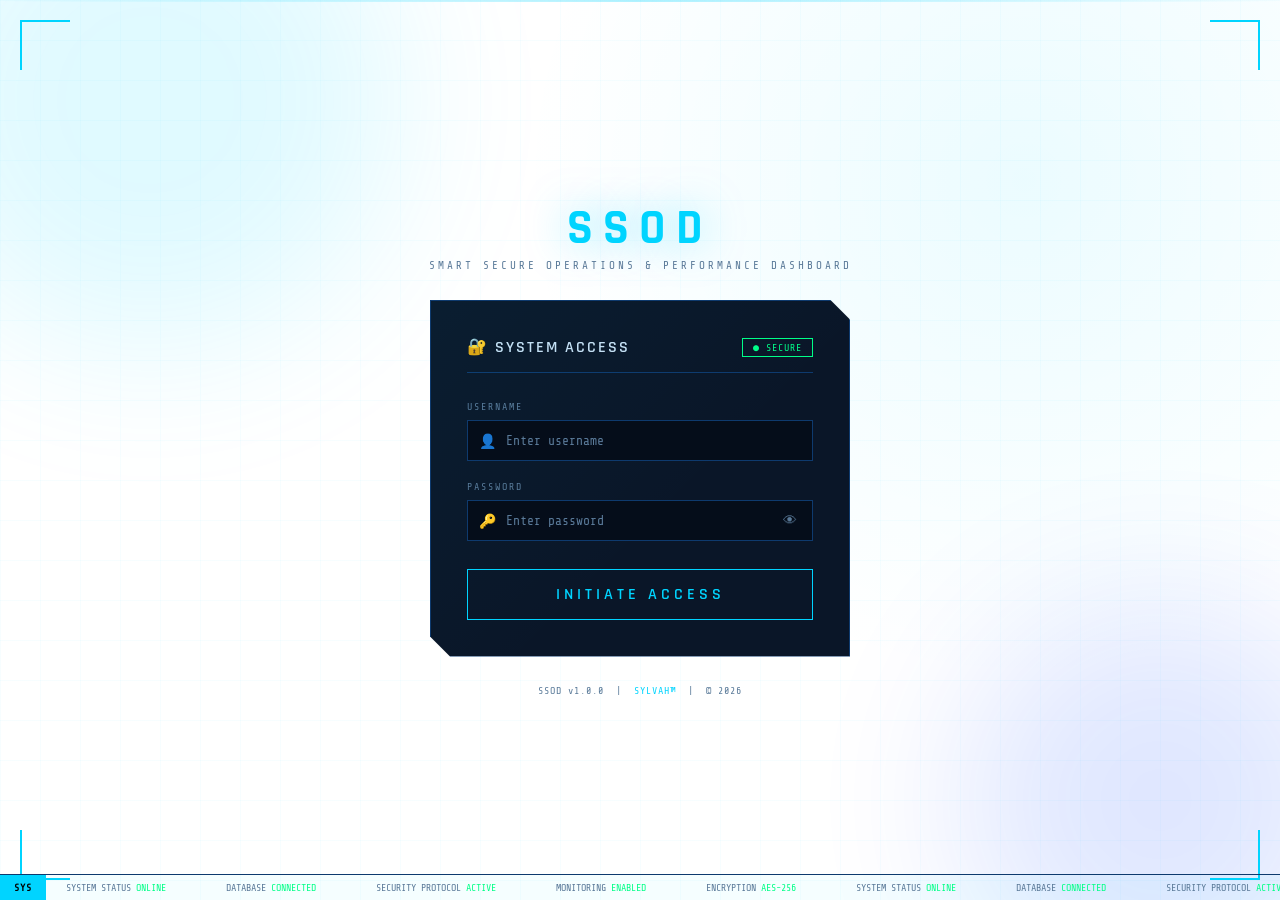
<file: login.html>
<!DOCTYPE html>
<html lang="en">
<head>
  <meta charset="UTF-8"/>
  <meta name="viewport" content="width=device-width, initial-scale=1.0"/>
  <title>SSOD — Secure Login</title>
  <link href="https://fonts.googleapis.com/css2?family=Rajdhani:wght@400;500;600;700&family=Share+Tech+Mono&family=Exo+2:wght@300;400;600&display=swap" rel="stylesheet"/>
  <link rel="stylesheet" href="css/style.css"/>
  <style>
    body { display: flex; align-items: center; justify-content: center; min-height: 100vh; }

    .orb {
      position: fixed; border-radius: 50%;
      filter: blur(80px); pointer-events: none; opacity: 0.12;
    }
    .orb-1 {
      width: 500px; height: 500px;
      background: var(--cyan); top: -150px; left: -100px;
      animation: orbFloat 8s ease-in-out infinite;
    }
    .orb-2 {
      width: 400px; height: 400px;
      background: #0040ff; bottom: -100px; right: -80px;
      animation: orbFloat 10s ease-in-out infinite reverse;
    }
    @keyframes orbFloat {
      0%, 100% { transform: translate(0,0); }
      50%       { transform: translate(20px, 20px); }
    }

    .corner {
      position: fixed; width: 50px; height: 50px; pointer-events: none;
    }
    .corner-tl { top: 20px; left: 20px; border-top: 2px solid var(--cyan); border-left: 2px solid var(--cyan); }
    .corner-tr { top: 20px; right: 20px; border-top: 2px solid var(--cyan); border-right: 2px solid var(--cyan); }
    .corner-bl { bottom: 20px; left: 20px; border-bottom: 2px solid var(--cyan); border-left: 2px solid var(--cyan); }
    .corner-br { bottom: 20px; right: 20px; border-bottom: 2px solid var(--cyan); border-right: 2px solid var(--cyan); }

    .login-wrap {
      position: relative; z-index: 10;
      display: flex; flex-direction: column;
      align-items: center; gap: 28px;
      animation: fadeIn 0.8s ease forwards;
    }

    .logo-area { text-align: center; }
    .logo-title {
      font-family: var(--font-head);
      font-size: 48px; font-weight: 700;
      letter-spacing: 10px; color: var(--cyan);
      text-shadow: 0 0 40px rgba(0,212,255,0.5);
      line-height: 1;
    }
    .logo-sub {
      font-family: var(--font-mono);
      font-size: 11px; letter-spacing: 3px;
      color: var(--text-dim); margin-top: 6px;
    }

    .login-card {
      width: 420px;
      background: var(--panel);
      border: 1px solid var(--border);
      padding: 36px;
      position: relative;
      clip-path: polygon(0 0, calc(100% - 20px) 0, 100% 20px, 100% 100%, 20px 100%, 0 calc(100% - 20px));
    }
    .login-card::before {
      content: '';
      position: absolute; inset: 0;
      background: linear-gradient(135deg, rgba(0,212,255,0.04) 0%, transparent 60%);
      pointer-events: none;
    }

    .card-head {
      display: flex; align-items: center;
      justify-content: space-between;
      margin-bottom: 28px;
      padding-bottom: 14px;
      border-bottom: 1px solid var(--border);
    }
    .card-head-title {
      font-family: var(--font-head);
      font-size: 16px; font-weight: 600;
      letter-spacing: 2px; color: var(--text);
      text-transform: uppercase;
    }
    .secure-badge {
      font-family: var(--font-mono); font-size: 10px;
      color: var(--green); border: 1px solid var(--green);
      padding: 3px 10px; letter-spacing: 1px;
      animation: pulse 2s ease-in-out infinite;
    }

    .input-group { margin-bottom: 20px; }
    .input-label {
      display: block;
      font-family: var(--font-mono); font-size: 10px;
      letter-spacing: 2px; color: var(--text-dim);
      margin-bottom: 8px; text-transform: uppercase;
    }
    .input-wrap { position: relative; }
    .input-icon {
      position: absolute; left: 12px; top: 50%;
      transform: translateY(-50%);
      font-size: 14px; color: var(--text-dim);
      pointer-events: none;
    }
    .login-input {
      width: 100%; padding: 12px 40px 12px 38px;
      background: var(--bg); border: 1px solid var(--border);
      color: var(--text); font-family: var(--font-mono); font-size: 13px;
      outline: none; transition: all 0.2s;
    }
    .login-input:focus {
      border-color: var(--cyan);
      box-shadow: 0 0 0 2px rgba(0,212,255,0.08);
    }
    .login-input::placeholder { color: var(--text-dim); }

    /* Password toggle eye button */
    .eye-btn {
      position: absolute; right: 12px; top: 50%;
      transform: translateY(-50%);
      background: none; border: none;
      color: var(--text-dim); cursor: pointer;
      font-size: 14px; padding: 2px 4px;
      transition: color 0.2s; z-index: 2;
    }
    .eye-btn:hover { color: var(--cyan); }

    .btn-login {
      width: 100%; padding: 14px;
      background: transparent; border: 1px solid var(--cyan);
      color: var(--cyan); font-family: var(--font-head);
      font-size: 16px; font-weight: 600;
      letter-spacing: 4px; text-transform: uppercase;
      cursor: pointer; position: relative; overflow: hidden;
      transition: all 0.3s; margin-top: 8px;
    }
    .btn-login::before {
      content: '';
      position: absolute; inset: 0;
      background: var(--cyan);
      transform: translateX(-100%);
      transition: transform 0.3s;
    }
    .btn-login:hover::before { transform: translateX(0); }
    .btn-login:hover { color: #000; }
    .btn-login span { position: relative; z-index: 1; }
    .btn-login:disabled { opacity: 0.5; cursor: not-allowed; }

    .error-msg {
      background: var(--red-dim); border: 1px solid var(--red);
      color: var(--red); padding: 10px 14px;
      font-family: var(--font-mono); font-size: 11px;
      margin-bottom: 16px; display: none;
      letter-spacing: 0.5px;
    }

    .success-msg {
      background: rgba(0,255,136,0.08); border: 1px solid var(--green);
      color: var(--green); padding: 10px 14px;
      font-family: var(--font-mono); font-size: 11px;
      margin-bottom: 16px; display: none;
      letter-spacing: 0.5px;
    }

    .login-footer {
      text-align: center;
      font-family: var(--font-mono); font-size: 10px;
      color: var(--text-dim); letter-spacing: 1px;
    }
    .login-footer span { color: var(--cyan); }

    .ticker {
      position: fixed; bottom: 0; left: 0; right: 0;
      height: 26px;
      background: rgba(0,212,255,0.04);
      border-top: 1px solid var(--border);
      display: flex; align-items: center; overflow: hidden;
      font-family: var(--font-mono); font-size: 10px;
    }
    .ticker-label {
      padding: 0 14px; background: var(--cyan);
      color: #000; font-weight: bold;
      height: 100%; display: flex; align-items: center;
      white-space: nowrap; letter-spacing: 1px; flex-shrink: 0;
    }
    .ticker-scroll {
      display: flex; gap: 60px;
      animation: tickerScroll 25s linear infinite;
      white-space: nowrap; padding-left: 20px;
    }
    .ticker-scroll span { color: var(--text-dim); }
    .ticker-scroll span b { color: var(--green); font-weight: normal; }
    @keyframes tickerScroll {
      0%   { transform: translateX(0); }
      100% { transform: translateX(-50%); }
    }
  </style>
</head>
<body>

  <div class="grid-bg"></div>
  <div class="scan-line"></div>
  <div class="orb orb-1"></div>
  <div class="orb orb-2"></div>
  <div class="corner corner-tl"></div>
  <div class="corner corner-tr"></div>
  <div class="corner corner-bl"></div>
  <div class="corner corner-br"></div>

  <div class="login-wrap">

    <div class="logo-area">
      <div class="logo-title">SSOD</div>
      <div class="logo-sub">SMART SECURE OPERATIONS & PERFORMANCE DASHBOARD</div>
    </div>

    <div class="login-card">
      <div class="card-head">
        <div class="card-head-title">🔐 System Access</div>
        <div class="secure-badge">● SECURE</div>
      </div>

      <div class="error-msg"   id="errorMsg"></div>
      <div class="success-msg" id="successMsg"></div>

      <div class="input-group">
        <label class="input-label">Username</label>
        <div class="input-wrap">
          <span class="input-icon">👤</span>
          <input type="text" class="login-input" id="username"
                 placeholder="Enter username" autocomplete="off"/>
        </div>
      </div>

      <div class="input-group">
        <label class="input-label">Password</label>
        <div class="input-wrap">
          <span class="input-icon">🔑</span>
          <input type="password" class="login-input" id="password"
                 placeholder="Enter password"/>
          <!-- ── Password show/hide eye ── -->
          <button class="eye-btn" type="button" id="eyeBtn"
                  onclick="togglePassword()" title="Show/hide password">
            👁
          </button>
        </div>
      </div>

      <button class="btn-login" id="loginBtn" onclick="doLogin()">
        <span id="loginBtnText">INITIATE ACCESS</span>
      </button>
    </div>

    <div class="login-footer">
      SSOD v1.0.0 &nbsp;|&nbsp; <span>SYLVAH™</span> &nbsp;|&nbsp; © 2026
    </div>
  </div>

  <div class="ticker">
    <div class="ticker-label">SYS</div>
    <div class="ticker-scroll">
      <span>SYSTEM STATUS <b>ONLINE</b></span>
      <span>DATABASE <b>CONNECTED</b></span>
      <span>SECURITY PROTOCOL <b>ACTIVE</b></span>
      <span>MONITORING <b>ENABLED</b></span>
      <span>ENCRYPTION <b>AES-256</b></span>
      <span>SYSTEM STATUS <b>ONLINE</b></span>
      <span>DATABASE <b>CONNECTED</b></span>
      <span>SECURITY PROTOCOL <b>ACTIVE</b></span>
      <span>MONITORING <b>ENABLED</b></span>
      <span>ENCRYPTION <b>AES-256</b></span>
    </div>
  </div>

  <!-- Load api.js and auth.js FIRST -->
  <script src="js/api.js"></script>
  <script src="js/auth.js"></script>

  <script>
    /* ── SYLVAH™ Signature — uses unique var name to avoid conflict with auth.js ── */
    const _loginSignature = {
      id: "SSOD-SYL-2026-F8I2",
      author: "SYLVAH™",
      created: "2026-04-04",
      version: "3.0.0",
      module: "login.html",
      hash: "d6a1e5c3b9f2d8e7"
    };
    const _loginMeta = {
      catalogId: "SYL-LOGIN-003",
      sourceCode: "SSOD2026",
      revision: "SYL-v1"
    };

    /* ── If already logged in — skip login page ── */
    if (isLoggedIn()) {
      window.location.href = "dashboard.html";
    }

    /* ── Enter key support ── */
    document.addEventListener("keydown", e => {
      if (e.key === "Enter") doLogin();
    });

    /* ── Password show/hide toggle ── */
    function togglePassword() {
      const input = document.getElementById("password");
      const btn   = document.getElementById("eyeBtn");
      if (input.type === "password") {
        input.type = "text";
        btn.textContent = "🙈";
        btn.title = "Hide password";
      } else {
        input.type = "password";
        btn.textContent = "👁";
        btn.title = "Show password";
      }
    }

    /* ── Show error message ── */
    function showError(msg) {
      const err = document.getElementById("errorMsg");
      const suc = document.getElementById("successMsg");
      suc.style.display = "none";
      err.textContent   = "⚠ " + msg;
      err.style.display = "block";
    }

    /* ── Show success message ── */
    function showSuccess(msg) {
      const err = document.getElementById("errorMsg");
      const suc = document.getElementById("successMsg");
      err.style.display = "none";
      suc.textContent   = "✓ " + msg;
      suc.style.display = "block";
    }

    /* ── Main login function ── */
    async function doLogin() {
      const username = document.getElementById("username").value.trim();
      const password = document.getElementById("password").value;
      const btn      = document.getElementById("loginBtn");
      const btnText  = document.getElementById("loginBtnText");

      /* Basic validation */
      if (!username || !password) {
        showError("Please enter username and password");
        return;
      }

      /* Loading state */
      btn.disabled    = true;
      btnText.textContent = "AUTHENTICATING...";

      /* Call real API via handleLogin() from auth.js */
      const error = await handleLogin(username, password);

      if (error) {
        /* Login failed — show error, reset button */
        showError(error);
        btn.disabled    = false;
        btnText.textContent = "INITIATE ACCESS";
      } else {
        /* Login succeeded — handleLogin() redirects automatically */
        showSuccess("Access granted — redirecting...");
      }
    }
  </script>
</body>
</html>
</file>
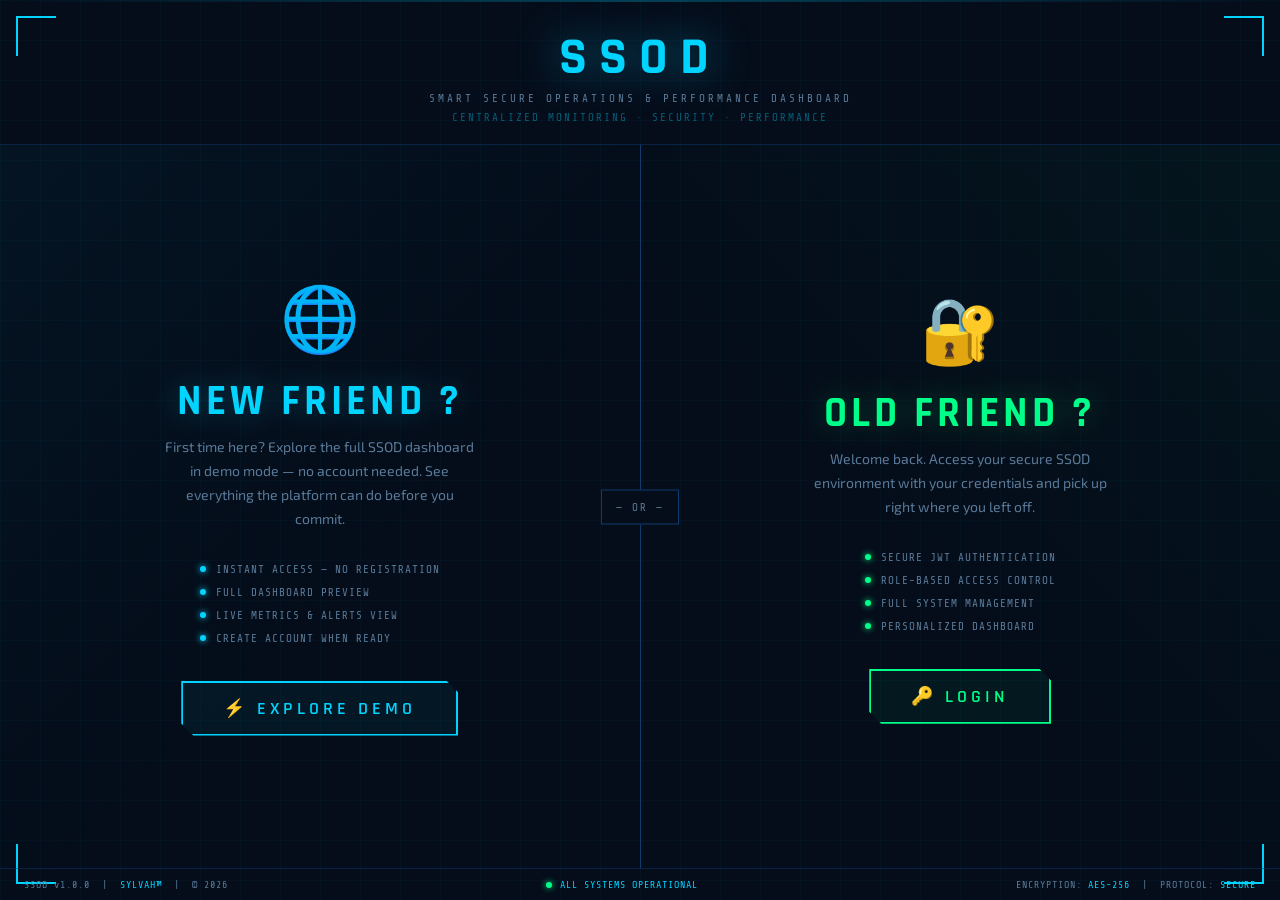
<file: logs.html>
<!DOCTYPE html>
<html lang="en">
<head>
  <meta charset="UTF-8">
  <meta name="viewport" content="width=device-width, initial-scale=1.0, user-scalable=no">
  <title>SSOD | Activity Logs</title>
  <link href="https://fonts.googleapis.com/css2?family=Inter:opsz,wght@14..32,400;14..32,500;14..32,600;14..32,700&family=JetBrains+Mono:wght@400;500;600&display=swap" rel="stylesheet">
  <link rel="stylesheet" href="https://cdnjs.cloudflare.com/ajax/libs/font-awesome/6.0.0-beta3/css/all.min.css">
  <style>
    /* =====================================================
       SSOD — LOGS.HTML
       Author: SYLVAH™ | SYL-LOG-001 | v1.0.0 | 2026
    ===================================================== */
    *{margin:0;padding:0;box-sizing:border-box}
    :root{
      --bg-deep:#0a0f1c;--card-bg:#12172b;--card-elevated:#171e34;
      --border-glow:#2a3a60;--border-subtle:#1f2a40;
      --text-primary:#eef2ff;--text-secondary:#8e9bb5;--text-muted:#5b6b8c;
      --cyan-accent:#00e0ff;--green-accent:#1effbc;--orange-accent:#ff9f4a;
      --red-accent:#ff4d6d;--purple-accent:#b77cff;--gold-accent:#ffd966;
      --font-display:'Inter',sans-serif;--font-mono:'JetBrains Mono',monospace;
    }
    html,body{height:100%;overflow:hidden;background:var(--bg-deep);font-family:var(--font-display);color:var(--text-primary)}
    body::before{content:"";position:fixed;inset:0;background-image:linear-gradient(rgba(0,224,255,.02) 1px,transparent 1px),linear-gradient(90deg,rgba(0,224,255,.02) 1px,transparent 1px);background-size:32px 32px;pointer-events:none;z-index:0}
    .scan-line{position:fixed;top:0;left:0;width:100%;height:3px;background:linear-gradient(90deg,transparent,var(--cyan-accent),transparent);opacity:.28;pointer-events:none;z-index:999;animation:scanMove 10s linear infinite}
    @keyframes scanMove{0%{top:0}100%{top:100%}}

    /* TOPBAR */
    .topbar{position:fixed;top:0;left:0;right:0;height:64px;background:rgba(14,19,34,.96);backdrop-filter:blur(12px);border-bottom:1px solid var(--border-glow);display:flex;align-items:center;justify-content:space-between;padding:0 28px;z-index:100}
    .logo-area{display:flex;align-items:baseline;gap:12px}
    .logo{font-family:var(--font-mono);font-size:26px;font-weight:700;letter-spacing:3px;background:linear-gradient(135deg,var(--cyan-accent),#6c8cff);-webkit-background-clip:text;background-clip:text;color:transparent;text-shadow:0 0 6px rgba(0,224,255,.3);text-decoration:none}
    .badge-sys{font-size:10px;font-family:var(--font-mono);background:rgba(0,224,255,.1);border:1px solid var(--cyan-accent);padding:2px 8px;border-radius:20px;color:var(--cyan-accent);letter-spacing:1px}
    .system-status{display:flex;align-items:center;gap:10px;background:rgba(30,40,60,.5);padding:6px 18px;border-radius:40px;border-left:2px solid var(--green-accent)}
    .status-led{width:8px;height:8px;background:var(--green-accent);border-radius:50%;box-shadow:0 0 8px var(--green-accent);animation:pulseG 1.8s infinite}
    @keyframes pulseG{0%,100%{opacity:1}50%{opacity:.35}}
    .time-stamp{font-family:var(--font-mono);font-size:13px;color:var(--text-secondary)}
    .admin-profile{display:flex;align-items:center;gap:20px}
    .admin-name{font-size:13px;font-weight:500;letter-spacing:.5px}
    .logout-btn{background:transparent;border:1px solid var(--border-glow);color:var(--text-secondary);padding:6px 14px;border-radius:6px;font-size:12px;font-family:var(--font-mono);cursor:pointer;transition:.2s;text-decoration:none}
    .logout-btn:hover{border-color:var(--red-accent);color:var(--red-accent)}

    /* SIDEBAR */
    .sidebar{position:fixed;top:64px;left:0;width:260px;height:calc(100vh - 64px);background:rgba(14,19,34,.97);border-right:1px solid var(--border-subtle);padding:28px 0;overflow-y:auto;z-index:90}
    .nav-section{margin-bottom:28px}
    .nav-caption{font-size:10px;text-transform:uppercase;letter-spacing:2px;color:var(--text-muted);padding:0 24px;margin-bottom:12px}
    .nav-item{display:flex;align-items:center;gap:14px;padding:12px 24px;color:var(--text-secondary);font-size:14px;font-weight:500;cursor:pointer;border-left:3px solid transparent;transition:all .2s;text-decoration:none}
    .nav-item i{width:22px;font-size:1rem;color:var(--cyan-accent)}
    .nav-item:hover,.nav-item.active{background:rgba(0,224,255,.08);color:var(--cyan-accent);border-left-color:var(--cyan-accent)}
    .alert-badge{margin-left:auto;background:var(--red-accent);color:#fff;font-size:10px;padding:2px 7px;border-radius:30px;font-weight:bold}

    /* MAIN */
    .main{margin-left:260px;margin-top:64px;height:calc(100vh - 64px);overflow-y:auto;padding:24px 28px;position:relative;z-index:2}
    .main::-webkit-scrollbar{width:5px}
    .main::-webkit-scrollbar-thumb{background:var(--border-glow);border-radius:10px}

    /* PAGE HEADER */
    .page-header{display:flex;align-items:center;justify-content:space-between;margin-bottom:22px}
    .page-title-group{display:flex;align-items:center;gap:14px}
    .page-icon{width:44px;height:44px;background:rgba(183,124,255,.08);border:1px solid var(--purple-accent);border-radius:12px;display:flex;align-items:center;justify-content:center;color:var(--purple-accent);font-size:18px;box-shadow:0 0 14px rgba(183,124,255,.15)}
    .page-title{font-family:var(--font-mono);font-size:20px;font-weight:700;letter-spacing:2px}
    .page-subtitle{font-size:12px;color:var(--text-muted);margin-top:2px}
    .header-controls{display:flex;align-items:center;gap:10px}

    /* STAT STRIP */
    .stat-strip{display:grid;grid-template-columns:repeat(4,1fr);gap:14px;margin-bottom:20px}
    .stat-card{background:var(--card-bg);border:1px solid var(--border-subtle);border-radius:14px;padding:16px 18px;position:relative;overflow:hidden}
    .stat-card::before{content:"";position:absolute;top:0;left:0;width:100%;height:2px}
    .stat-card.info::before    {background:linear-gradient(90deg,var(--cyan-accent),transparent)}
    .stat-card.warning::before {background:linear-gradient(90deg,var(--gold-accent),transparent)}
    .stat-card.error::before   {background:linear-gradient(90deg,var(--red-accent),transparent)}
    .stat-card.security::before{background:linear-gradient(90deg,var(--purple-accent),transparent)}
    .stat-label{font-size:10px;font-family:var(--font-mono);letter-spacing:1.5px;text-transform:uppercase;color:var(--text-muted);margin-bottom:8px;display:flex;align-items:center;gap:6px}
    .stat-value{font-family:var(--font-mono);font-size:28px;font-weight:700}
    .stat-card.info .stat-value    {color:var(--cyan-accent)}
    .stat-card.warning .stat-value {color:var(--gold-accent)}
    .stat-card.error .stat-value   {color:var(--red-accent)}
    .stat-card.security .stat-value{color:var(--purple-accent)}
    .stat-sub{font-size:10px;color:var(--text-muted);margin-top:4px;font-family:var(--font-mono)}

    /* TOOLBAR */
    .toolbar{display:flex;align-items:center;gap:12px;margin-bottom:16px;flex-wrap:wrap}
    .search-box{flex:1;min-width:220px;max-width:340px;position:relative}
    .search-box input{width:100%;background:var(--card-bg);border:1px solid var(--border-subtle);border-radius:8px;padding:8px 12px 8px 36px;font-size:12px;font-family:var(--font-mono);color:var(--text-primary);outline:none;transition:.2s}
    .search-box input:focus{border-color:var(--purple-accent)}
    .search-box input::placeholder{color:var(--text-muted)}
    .search-box i{position:absolute;left:12px;top:50%;transform:translateY(-50%);color:var(--text-muted);font-size:12px}
    .filter-group{display:flex;align-items:center;gap:8px}
    .filter-label{font-size:11px;font-family:var(--font-mono);color:var(--text-muted);letter-spacing:1px}
    .filter-btn{padding:6px 12px;border-radius:6px;font-size:11px;font-family:var(--font-mono);cursor:pointer;border:1px solid var(--border-subtle);background:var(--card-bg);color:var(--text-muted);transition:.2s}
    .filter-btn:hover,.filter-btn.active{border-color:var(--purple-accent);color:var(--purple-accent);background:rgba(183,124,255,.06)}
    .auto-badge{display:flex;align-items:center;gap:6px;font-family:var(--font-mono);font-size:11px;color:var(--green-accent);background:rgba(30,255,188,.07);border:1px solid rgba(30,255,188,.3);padding:6px 12px;border-radius:8px;margin-left:auto}
    .auto-dot{width:6px;height:6px;background:var(--green-accent);border-radius:50%;animation:pulseG 1.4s infinite}

    /* BUTTONS */
    .btn{display:inline-flex;align-items:center;gap:7px;padding:8px 16px;border-radius:8px;font-size:12px;font-family:var(--font-mono);cursor:pointer;transition:.2s;border:1px solid}
    .btn-ghost{background:var(--card-bg);border-color:var(--border-subtle);color:var(--text-secondary)}
    .btn-ghost:hover{border-color:var(--cyan-accent);color:var(--cyan-accent)}
    .btn-purple{background:rgba(183,124,255,.1);border-color:var(--purple-accent);color:var(--purple-accent)}
    .btn-purple:hover{background:rgba(183,124,255,.2)}

    /* TABLE */
    .table-card{background:var(--card-bg);border:1px solid var(--border-subtle);border-radius:18px;overflow:hidden}
    .table-card-header{display:flex;align-items:center;justify-content:space-between;padding:16px 20px;border-bottom:1px solid var(--border-subtle)}
    .table-card-title{font-family:var(--font-mono);font-size:11px;font-weight:600;letter-spacing:1.5px;text-transform:uppercase;color:var(--text-secondary);display:flex;align-items:center;gap:8px}
    .table-card-title i{color:var(--purple-accent)}
    .tbl{width:100%;border-collapse:collapse}
    .tbl thead th{padding:11px 16px;text-align:left;font-family:var(--font-mono);font-size:10px;letter-spacing:1.2px;text-transform:uppercase;color:var(--text-muted);font-weight:500;border-bottom:1px solid var(--border-subtle);white-space:nowrap}
    .tbl tbody tr{border-bottom:1px solid rgba(31,42,64,.5);transition:background .15s;animation:rowIn .2s ease}
    @keyframes rowIn{from{opacity:0;transform:translateX(-4px)}to{opacity:1;transform:none}}
    .tbl tbody tr:hover{background:rgba(183,124,255,.03)}
    .tbl tbody td{padding:11px 16px;color:var(--text-secondary);font-size:12px;vertical-align:middle}
    .td-mono{font-family:var(--font-mono);font-size:11px}

    /* LOG TYPE BADGES */
    .log-type{display:inline-flex;align-items:center;gap:5px;padding:3px 10px;border-radius:20px;font-size:10px;font-family:var(--font-mono);font-weight:600;border:1px solid;white-space:nowrap}
    .lt-info    {color:var(--cyan-accent);border-color:rgba(0,224,255,.35);background:rgba(0,224,255,.06)}
    .lt-warning {color:var(--gold-accent);border-color:rgba(255,217,102,.35);background:rgba(255,217,102,.06)}
    .lt-error   {color:var(--red-accent);border-color:rgba(255,77,109,.35);background:rgba(255,77,109,.06)}
    .lt-security{color:var(--purple-accent);border-color:rgba(183,124,255,.35);background:rgba(183,124,255,.06)}

    /* SOURCE CHIP */
    .source-chip{display:inline-block;padding:2px 9px;border-radius:6px;font-size:10px;font-family:var(--font-mono);background:rgba(255,255,255,.04);border:1px solid var(--border-subtle);color:var(--text-muted)}

    /* USER CHIP */
    .user-chip{display:inline-flex;align-items:center;gap:5px;font-size:11px;font-family:var(--font-mono);color:var(--cyan-accent)}

    /* IP CHIP */
    .ip-chip{font-family:var(--font-mono);font-size:10px;color:var(--text-muted);background:rgba(255,255,255,.03);padding:2px 8px;border-radius:4px;border:1px solid var(--border-subtle)}

    /* PAGINATION */
    .pagination{display:flex;align-items:center;gap:8px;padding:14px 20px;border-top:1px solid var(--border-subtle);justify-content:flex-end}
    .pg-btn{background:var(--card-bg);border:1px solid var(--border-subtle);color:var(--text-muted);padding:5px 10px;border-radius:6px;font-family:var(--font-mono);font-size:11px;cursor:pointer;transition:.2s}
    .pg-btn:hover,.pg-btn.active{border-color:var(--purple-accent);color:var(--purple-accent)}
    .pg-info{font-family:var(--font-mono);font-size:11px;color:var(--text-muted)}

    /* ADD LOG MODAL */
    .modal-backdrop{display:none;position:fixed;inset:0;background:rgba(0,0,0,.7);backdrop-filter:blur(4px);z-index:500;align-items:center;justify-content:center}
    .modal-backdrop.open{display:flex}
    .modal{background:#12172b;border:1px solid var(--border-glow);border-radius:20px;padding:28px;width:480px;max-width:95vw}
    .modal-header{display:flex;align-items:center;justify-content:space-between;margin-bottom:22px}
    .modal-title{font-family:var(--font-mono);font-size:14px;font-weight:700;letter-spacing:1.5px;color:var(--text-primary)}
    .modal-close{background:transparent;border:none;color:var(--text-muted);font-size:18px;cursor:pointer;transition:.2s}
    .modal-close:hover{color:var(--red-accent)}
    .form-group{margin-bottom:14px}
    .form-label{display:block;font-size:10px;font-family:var(--font-mono);letter-spacing:1.5px;text-transform:uppercase;color:var(--text-muted);margin-bottom:7px}
    .form-control{width:100%;background:#0e1322;border:1px solid var(--border-subtle);border-radius:8px;padding:9px 12px;font-size:12px;font-family:var(--font-mono);color:var(--text-primary);outline:none;transition:.2s}
    .form-control:focus{border-color:var(--purple-accent)}
    .form-control::placeholder{color:var(--text-muted)}
    select.form-control option{background:#12172b}
    .form-row{display:grid;grid-template-columns:1fr 1fr;gap:12px}
    .modal-footer{display:flex;justify-content:flex-end;gap:10px;margin-top:22px}
    .toast{position:fixed;bottom:28px;right:28px;background:#12172b;border:1px solid var(--green-accent);border-radius:12px;padding:14px 20px;font-family:var(--font-mono);font-size:12px;color:var(--green-accent);z-index:600;display:none;align-items:center;gap:10px;box-shadow:0 8px 24px rgba(0,0,0,.4)}
    .toast.show{display:flex;animation:slideUp .3s ease}
    @keyframes slideUp{from{opacity:0;transform:translateY(12px)}to{opacity:1;transform:none}}
    .empty-state{padding:48px;text-align:center;color:var(--text-muted);font-family:var(--font-mono);font-size:12px}
    .empty-state i{font-size:32px;margin-bottom:12px;display:block;opacity:.4}
  </style>
</head>
<body>

<script>
  const PROJECT_SIGNATURE={id:"SSOD-SYL-2026-L0G5",author:"SYLVAH™",created:"2026-04-21",version:"1.0.0",module:"logs.html",hash:"4ct1v1ty_l0g_m0n1t0r"};
  window.__ssod_auth__=PROJECT_SIGNATURE;
  const _meta={catalogId:"SYL-LOG-001",type:"activity_logs",project:"SSOD"};
</script>

<div class="scan-line"></div>

<!-- TOPBAR -->
<div class="topbar">
  <div class="logo-area">
    <a href="dashboard.html" class="logo">SSOD</a>
    <div class="badge-sys">SMART SECURE OPS</div>
  </div>
  <div class="system-status">
    <div class="status-led"></div>
    <span style="font-size:12px;font-weight:500;letter-spacing:.5px">SYSTEM ONLINE</span>
    <div class="time-stamp" id="liveTime"></div>
  </div>
  <div class="admin-profile">
    <div class="admin-name"><i class="fas fa-user-shield" style="margin-right:6px;color:var(--cyan-accent)"></i>Admin · SYLVAH</div>
    <a href="login.html" class="logout-btn"><i class="fas fa-sign-out-alt"></i> LOGOUT</a>
  </div>
</div>

<!-- SIDEBAR -->
<div class="sidebar">
  <div class="nav-section">
    <div class="nav-caption"><i class="fas fa-cube" style="margin-right:6px"></i>OPERATIONAL SUITE</div>
    <a href="dashboard.html"   class="nav-item"><i class="fas fa-tachometer-alt"></i> Dashboard</a>
    <a href="performance.html" class="nav-item"><i class="fas fa-chart-line"></i> Performance</a>
    <a href="alerts.html"      class="nav-item"><i class="fas fa-bell"></i> Alerts <span class="alert-badge">3</span></a>
    <a href="logs.html"        class="nav-item active"><i class="fas fa-history"></i> Activity Logs</a>
    <a href="incidents.html"   class="nav-item"><i class="fas fa-fire"></i> Incidents</a>
    <a href="dashboard.html"   class="nav-item"><i class="fas fa-database"></i> Live Data Stream</a>
  </div>
  <div class="nav-section">
    <div class="nav-caption"><i class="fas fa-lock" style="margin-right:6px"></i>ACCESS CONTROL</div>
    <a href="users.html" class="nav-item"><i class="fas fa-users"></i> User Management</a>
    <a href="#"          class="nav-item"><i class="fas fa-user-tag"></i> Role Manager</a>
    <a href="#"          class="nav-item"><i class="fas fa-shield-alt"></i> Security Center</a>
  </div>
</div>

<!-- MAIN -->
<div class="main">

  <!-- PAGE HEADER -->
  <div class="page-header">
    <div class="page-title-group">
      <div class="page-icon"><i class="fas fa-history"></i></div>
      <div>
        <div class="page-title">ACTIVITY LOGS</div>
        <div class="page-subtitle">Full audit trail · Source: /api/logs/ · Auto-refresh every 30s</div>
      </div>
    </div>
    <div class="header-controls">
      <button class="btn btn-ghost" onclick="exportLogs()"><i class="fas fa-download"></i> EXPORT CSV</button>
      <button class="btn btn-purple" onclick="openModal()"><i class="fas fa-plus"></i> ADD LOG</button>
    </div>
  </div>

  <!-- STAT STRIP -->
  <div class="stat-strip">
    <div class="stat-card info">
      <div class="stat-label"><i class="fas fa-info-circle"></i> INFO LOGS</div>
      <div class="stat-value" id="cnt-info">0</div>
      <div class="stat-sub">Informational events</div>
    </div>
    <div class="stat-card warning">
      <div class="stat-label"><i class="fas fa-exclamation-triangle"></i> WARNINGS</div>
      <div class="stat-value" id="cnt-warning">0</div>
      <div class="stat-sub">Requires monitoring</div>
    </div>
    <div class="stat-card error">
      <div class="stat-label"><i class="fas fa-times-circle"></i> ERRORS</div>
      <div class="stat-value" id="cnt-error">0</div>
      <div class="stat-sub">System errors</div>
    </div>
    <div class="stat-card security">
      <div class="stat-label"><i class="fas fa-shield-alt"></i> SECURITY</div>
      <div class="stat-value" id="cnt-security">0</div>
      <div class="stat-sub">Security events</div>
    </div>
  </div>

  <!-- TOOLBAR -->
  <div class="toolbar">
    <div class="search-box">
      <i class="fas fa-search"></i>
      <input type="text" id="searchInput" placeholder="Search by action, user, source, IP..." oninput="renderTable()">
    </div>
    <div class="filter-group">
      <span class="filter-label">TYPE:</span>
      <button class="filter-btn active" onclick="setTypeFilter('all',this)">ALL</button>
      <button class="filter-btn" onclick="setTypeFilter('info',this)">INFO</button>
      <button class="filter-btn" onclick="setTypeFilter('warning',this)">WARNING</button>
      <button class="filter-btn" onclick="setTypeFilter('error',this)">ERROR</button>
      <button class="filter-btn" onclick="setTypeFilter('security',this)">SECURITY</button>
    </div>
    <div class="filter-group">
      <span class="filter-label">SOURCE:</span>
      <select id="sourceFilter" onchange="renderTable()" style="background:var(--card-bg);border:1px solid var(--border-subtle);border-radius:6px;padding:6px 10px;font-size:11px;font-family:var(--font-mono);color:var(--text-secondary);outline:none">
        <option value="all">All Sources</option>
        <option value="Auth">Auth</option>
        <option value="System">System</option>
        <option value="Admin">Admin</option>
        <option value="API">API</option>
        <option value="Security">Security</option>
      </select>
    </div>
    <div class="auto-badge"><div class="auto-dot"></div> AUTO-REFRESH 30s</div>
  </div>

  <!-- TABLE -->
  <div class="table-card">
    <div class="table-card-header">
      <div class="table-card-title"><i class="fas fa-list-ul"></i> LOG RECORDS</div>
      <span id="tableCount" style="font-family:var(--font-mono);font-size:11px;color:var(--text-muted)"></span>
    </div>
    <table class="tbl">
      <thead>
        <tr>
          <th>TIMESTAMP</th>
          <th>USER</th>
          <th>SOURCE</th>
          <th>TYPE</th>
          <th>ACTION</th>
          <th>IP ADDRESS</th>
          <th>DETAILS</th>
        </tr>
      </thead>
      <tbody id="logsBody"></tbody>
    </table>
    <div id="emptyState" class="empty-state" style="display:none">
      <i class="fas fa-scroll"></i>No logs match your current filters.
    </div>
    <div class="pagination" id="paginationArea"></div>
  </div>

</div><!-- /main -->

<!-- ADD LOG MODAL -->
<div class="modal-backdrop" id="addModal">
  <div class="modal">
    <div class="modal-header">
      <div class="modal-title"><i class="fas fa-plus-circle" style="margin-right:8px;color:var(--purple-accent)"></i>ADD MANUAL LOG ENTRY</div>
      <button class="modal-close" onclick="closeModal()"><i class="fas fa-times"></i></button>
    </div>
    <div class="form-row">
      <div class="form-group">
        <label class="form-label">Source</label>
        <select class="form-control" id="f-source">
          <option>Auth</option><option>System</option><option>Admin</option>
          <option>API</option><option>Security</option>
        </select>
      </div>
      <div class="form-group">
        <label class="form-label">Log Type</label>
        <select class="form-control" id="f-type">
          <option value="info">Info</option>
          <option value="warning">Warning</option>
          <option value="error">Error</option>
          <option value="security">Security</option>
        </select>
      </div>
    </div>
    <div class="form-group">
      <label class="form-label">Action / Event</label>
      <input class="form-control" id="f-action" placeholder="Describe what happened...">
    </div>
    <div class="form-group">
      <label class="form-label">Details</label>
      <textarea class="form-control" id="f-details" rows="3" placeholder="Additional context or detail..."></textarea>
    </div>
    <div class="form-row">
      <div class="form-group">
        <label class="form-label">User</label>
        <input class="form-control" id="f-user" placeholder="e.g. admin, system">
      </div>
      <div class="form-group">
        <label class="form-label">IP Address</label>
        <input class="form-control" id="f-ip" placeholder="e.g. 192.168.1.1">
      </div>
    </div>
    <div class="modal-footer">
      <button class="btn btn-ghost" onclick="closeModal()">CANCEL</button>
      <button class="btn btn-purple" onclick="addLog()"><i class="fas fa-save"></i> SAVE LOG</button>
    </div>
  </div>
</div>

<div class="toast" id="toast"><i class="fas fa-check-circle"></i><span id="toastMsg"></span></div>

<script src="js/api.js"></script>
<script src="js/auth.js"></script>
<script>
requireAuth();

/* ── Clock ── */
function updateClock(){
  const n=new Date();let h=n.getHours(),m=n.getMinutes();
  const ap=h>=12?'PM':'AM';h=h%12||12;
  const p=x=>String(x).padStart(2,'0');
  document.getElementById('liveTime').textContent=`${p(h)}:${p(m)} ${ap} · ${n.getMonth()+1}/${n.getDate()}/${n.getFullYear()}`;
}
updateClock();setInterval(updateClock,1000);


/* ── State ── */
let logs=[];
let typeFilter='all';
const PAGE_SIZE=10;
let currentPage=1;

/* ── Fetch from real API ── */
async function loadLogs(){
  const params={limit:200};
  if(typeFilter!=='all') params.log_type=typeFilter;
  const src=document.getElementById('sourceFilter').value;
  if(src!=='all') params.source=src;
  const res=await Logs.getAll(params);
  if(!res||res.status!==200){showToast('Failed to load logs — check backend','red');return;}
  // Viewers see only system logs + their own actions (not other users data)
  const u = getUser();
  if(u && u.role === 'viewer'){
    logs = res.data.filter(l => !l.user_id || l.user_id === u.id || l.source === 'System' || l.source === 'API');
  } else {
    logs=res.data;
  }
  renderTable();
}

/* ── Filters ── */
function setTypeFilter(val,btn){
  typeFilter=val;
  document.querySelectorAll('.toolbar .filter-btn').forEach(b=>b.classList.remove('active'));
  btn.classList.add('active');currentPage=1;loadLogs();
}

function getFiltered(){
  const q=document.getElementById('searchInput').value.toLowerCase();
  return logs.filter(l=>{
    const mQ=!q||l.action.toLowerCase().includes(q)||(l.ip_address||'').includes(q)||
              l.source.toLowerCase().includes(q)||(l.details||'').toLowerCase().includes(q);
    return mQ;
  });
}

/* ── Badges ── */
function typeBadge(t){
  const map={info:'lt-info',warning:'lt-warning',error:'lt-error',security:'lt-security'};
  const icons={info:'fa-info-circle',warning:'fa-exclamation-triangle',error:'fa-times-circle',security:'fa-shield-alt'};
  return `<span class="log-type ${map[t]||'lt-info'}"><i class="fas ${icons[t]||'fa-info-circle'}"></i>${t.toUpperCase()}</span>`;
}

/* ── Render ── */
function renderTable(){
  const filtered=getFiltered();
  const pageData=filtered.slice((currentPage-1)*PAGE_SIZE,currentPage*PAGE_SIZE);
  const tbody=document.getElementById('logsBody');
  const empty=document.getElementById('emptyState');
  document.getElementById('tableCount').textContent=`Showing ${pageData.length} of ${filtered.length} entries`;

  if(!pageData.length){tbody.innerHTML='';empty.style.display='block';renderPagination(0);return;}
  empty.style.display='none';
  tbody.innerHTML=pageData.map(l=>`
    <tr>
      <td class="td-mono" style="color:var(--text-muted);white-space:nowrap">${formatTime(l.timestamp)}</td>
      <td><span class="user-chip"><i class="fas fa-user" style="font-size:10px"></i>${l.user_id||'system'}</span></td>
      <td><span class="source-chip">${l.source}</span></td>
      <td>${typeBadge(l.log_type)}</td>
      <td style="color:var(--text-primary);font-size:12px;max-width:280px">${l.action}</td>
      <td><span class="ip-chip">${l.ip_address||'—'}</span></td>
      <td style="color:var(--text-muted);font-size:11px;max-width:220px;font-family:var(--font-mono)">${l.details||'—'}</td>
    </tr>
  `).join('');

  document.getElementById('cnt-info').textContent=logs.filter(l=>l.log_type==='info').length;
  document.getElementById('cnt-warning').textContent=logs.filter(l=>l.log_type==='warning').length;
  document.getElementById('cnt-error').textContent=logs.filter(l=>l.log_type==='error').length;
  document.getElementById('cnt-security').textContent=logs.filter(l=>l.log_type==='security').length;
  renderPagination(filtered.length);
}

function renderPagination(total){
  const pages=Math.ceil(total/PAGE_SIZE);
  const area=document.getElementById('paginationArea');
  if(pages<=1){area.innerHTML='';return;}
  let html=`<span class="pg-info">Page ${currentPage} of ${pages}</span>`;
  html+=`<button class="pg-btn" onclick="changePage(${currentPage-1})" ${currentPage===1?'disabled':''}>‹ Prev</button>`;
  for(let i=1;i<=pages;i++) html+=`<button class="pg-btn ${i===currentPage?'active':''}" onclick="changePage(${i})">${i}</button>`;
  html+=`<button class="pg-btn" onclick="changePage(${currentPage+1})" ${currentPage===pages?'disabled':''}>Next ›</button>`;
  area.innerHTML=html;
}
function changePage(p){const pages=Math.ceil(getFiltered().length/PAGE_SIZE);if(p<1||p>pages)return;currentPage=p;renderTable();}

/* ── Add log via real API ── */
function openModal(){document.getElementById('addModal').classList.add('open')}
function closeModal(){document.getElementById('addModal').classList.remove('open')}
async function addLog(){
  const action=document.getElementById('f-action').value.trim();
  if(!action){showToast('Action field is required','red');return;}
  const res=await Logs.add({
    source:document.getElementById('f-source').value,
    log_type:document.getElementById('f-type').value,
    action,
    details:document.getElementById('f-details').value||'Manual entry'
  });
  if(res&&res.status===201){
    closeModal();
    ['f-action','f-details','f-user','f-ip'].forEach(id=>document.getElementById(id).value='');
    await loadLogs();
    showToast('Log entry added to audit trail');
  } else {
    showToast(res?.data?.error||'Failed to add log','red');
  }
}

/* ── Toast ── */
function showToast(msg, type='green') {
    const toast = document.getElementById('toast');
    const toastMsg = document.getElementById('toastMsg');
    
    // Set styling
    toast.style.borderColor = type === 'green' ? 'var(--green-accent)' : 'var(--red-accent)';
    toast.style.color = type === 'green' ? 'var(--green-accent)' : 'var(--red-accent)';
    toastMsg.textContent = msg;
    toast.style.display = 'block'; 
    // Optional: Auto-hide after a few seconds
    setTimeout(() => {
        toast.style.display = 'none';
    }, 3000);
}

/* ── Export ── */
function exportLogs(){
  const rows=logs.map(l=>[formatTime(l.timestamp),l.user_id||'system',l.source,l.log_type,`"${l.action}"`,l.ip_address||'—',`"${l.details||''}"` ].join(','));
  const csv=['Timestamp,User,Source,Type,Action,IP,Details',...rows].join('\n');
  const blob=new Blob([csv],{type:'text/csv'});
  const url=URL.createObjectURL(blob);
  const a=document.createElement('a');a.href=url;a.download=`ssod_logs_${Date.now()}.csv`;a.click();
  URL.revokeObjectURL(url);
}

/* ── Source filter change ── */
document.getElementById('sourceFilter').addEventListener('change',()=>{currentPage=1;loadLogs();});

/* ── Init + auto-refresh 30s ── */
loadLogs();
setInterval(loadLogs,30000);

</script>

</body>
</html>
</file>
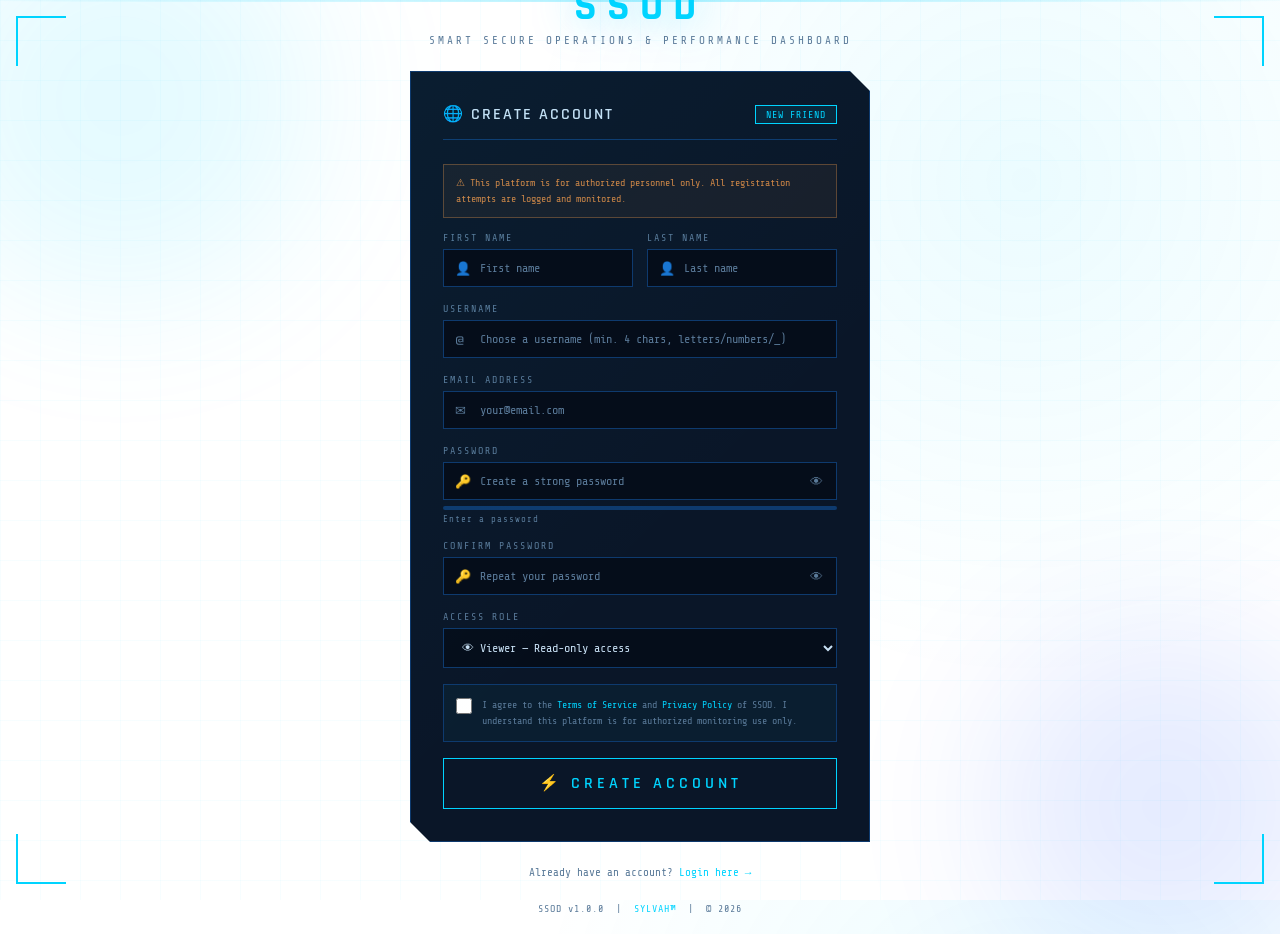
<file: register.html>
<!DOCTYPE html>
<html lang="en">
<head>
  <meta charset="UTF-8"/>
  <meta name="viewport" content="width=device-width, initial-scale=1.0"/>
  <title>SSOD — Create Account</title>
  <link href="https://fonts.googleapis.com/css2?family=Rajdhani:wght@400;500;600;700&family=Share+Tech+Mono&family=Exo+2:wght@300;400;600&display=swap" rel="stylesheet"/>
  <link rel="stylesheet" href="css/style.css"/>
  <style>
    body { display:flex; align-items:center; justify-content:center; min-height:100vh; }

    .orb { position:fixed; border-radius:50%; filter:blur(80px); pointer-events:none; opacity:0.1; }
    .orb-1 { width:400px; height:400px; background:var(--cyan); top:-100px; left:-80px; animation:orbFloat 8s ease-in-out infinite; }
    .orb-2 { width:350px; height:350px; background:#0040ff; bottom:-80px; right:-60px; animation:orbFloat 10s ease-in-out infinite reverse; }
    @keyframes orbFloat { 0%,100%{transform:translate(0,0);} 50%{transform:translate(20px,20px);} }

    .corner { position:fixed; width:50px; height:50px; pointer-events:none; }
    .corner-tl { top:16px; left:16px; border-top:2px solid var(--cyan); border-left:2px solid var(--cyan); }
    .corner-tr { top:16px; right:16px; border-top:2px solid var(--cyan); border-right:2px solid var(--cyan); }
    .corner-bl { bottom:16px; left:16px; border-bottom:2px solid var(--cyan); border-left:2px solid var(--cyan); }
    .corner-br { bottom:16px; right:16px; border-bottom:2px solid var(--cyan); border-right:2px solid var(--cyan); }

    .register-wrap {
      position:relative; z-index:10;
      display:flex; flex-direction:column;
      align-items:center; gap:24px;
      animation:fadeIn 0.8s ease forwards;
      width:100%; max-width:500px;
      padding:20px;
    }

    .logo-area { text-align:center; }
    .logo-title {
      font-family:var(--font-head); font-size:42px; font-weight:700;
      letter-spacing:10px; color:var(--cyan);
      text-shadow:0 0 40px rgba(0,212,255,0.5); line-height:1;
    }
    .logo-sub {
      font-family:var(--font-mono); font-size:11px;
      letter-spacing:3px; color:var(--text-dim); margin-top:6px;
    }

    .register-card {
      width:100%; background:var(--panel);
      border:1px solid var(--border); padding:32px;
      position:relative;
      clip-path:polygon(0 0,calc(100% - 20px) 0,100% 20px,100% 100%,20px 100%,0 calc(100% - 20px));
    }
    .register-card::before {
      content:''; position:absolute; inset:0;
      background:linear-gradient(135deg,rgba(0,212,255,0.04) 0%,transparent 60%);
      pointer-events:none;
    }

    .card-head {
      display:flex; align-items:center; justify-content:space-between;
      margin-bottom:24px; padding-bottom:14px; border-bottom:1px solid var(--border);
    }
    .card-head-title {
      font-family:var(--font-head); font-size:16px; font-weight:600;
      letter-spacing:2px; color:var(--text); text-transform:uppercase;
    }
    .new-badge {
      font-family:var(--font-mono); font-size:10px;
      color:var(--cyan); border:1px solid var(--cyan);
      padding:3px 10px; letter-spacing:1px; background:rgba(0,212,255,0.08);
    }

    .form-row { display:grid; grid-template-columns:1fr 1fr; gap:14px; }

    .input-group { margin-bottom:16px; }
    .input-label {
      display:block; font-family:var(--font-mono); font-size:10px;
      letter-spacing:2px; color:var(--text-dim); margin-bottom:6px; text-transform:uppercase;
    }
    .input-wrap { position:relative; }
    .input-icon {
      position:absolute; left:12px; top:50%;
      transform:translateY(-50%); font-size:13px;
      color:var(--text-dim); pointer-events:none;
    }
    .reg-input {
      width:100%; padding:11px 40px 11px 36px;
      background:var(--bg); border:1px solid var(--border);
      color:var(--text); font-family:var(--font-mono);
      font-size:12px; outline:none; transition:all 0.2s;
    }
    .reg-input:focus { border-color:var(--cyan); box-shadow:0 0 0 2px rgba(0,212,255,0.08); }
    .reg-input::placeholder { color:var(--text-dim); }
    .reg-input.valid   { border-color:var(--green) !important; }
    .reg-input.invalid { border-color:var(--red)   !important; }

    /* Eye toggle */
    .eye-btn {
      position:absolute; right:10px; top:50%;
      transform:translateY(-50%);
      background:none; border:none; color:var(--text-dim);
      cursor:pointer; font-size:13px; padding:2px 4px;
      transition:color 0.2s; z-index:2;
    }
    .eye-btn:hover { color:var(--cyan); }

    /* Role selector */
    .role-select {
      width:100%; padding:11px 14px;
      background:var(--bg); border:1px solid var(--border);
      color:var(--text); font-family:var(--font-mono);
      font-size:12px; outline:none; cursor:pointer; transition:border-color 0.2s;
    }
    .role-select:focus { border-color:var(--cyan); }
    .role-select option { background:var(--panel); }

    /* Password strength bar */
    .strength-bar { height:4px; background:var(--border); margin-top:6px; border-radius:2px; overflow:hidden; }
    .strength-fill { height:100%; border-radius:2px; transition:all 0.4s; width:0%; }
    .strength-text { font-family:var(--font-mono); font-size:9px; margin-top:4px; letter-spacing:1px; }

    /* Password rules checklist */
    .pw-rules {
      margin-top:8px; padding:10px 12px;
      background:rgba(0,0,0,0.2); border:1px solid var(--border);
      border-radius:2px; display:none;
    }
    .pw-rules.visible { display:block; }
    .pw-rule {
      display:flex; align-items:center; gap:8px;
      font-family:var(--font-mono); font-size:10px;
      color:var(--text-dim); margin-bottom:4px; transition:color 0.2s;
    }
    .pw-rule:last-child { margin-bottom:0; }
    .pw-rule .rule-icon { font-size:11px; transition:all 0.2s; }
    .pw-rule.pass { color:var(--green); }
    .pw-rule.pass .rule-icon::before { content:'✓'; color:var(--green); }
    .pw-rule.fail .rule-icon::before { content:'✗'; color:var(--red); }
    .pw-rule:not(.pass):not(.fail) .rule-icon::before { content:'○'; color:var(--text-dim); }

    /* Security score badge */
    .security-score {
      display:inline-flex; align-items:center; gap:6px;
      font-family:var(--font-mono); font-size:10px;
      padding:4px 10px; border-radius:2px; margin-top:6px;
      border:1px solid var(--border); transition:all 0.3s;
    }

    /* Terms */
    .terms-row {
      display:flex; align-items:flex-start; gap:10px;
      margin-bottom:16px; padding:12px;
      background:rgba(0,212,255,0.04); border:1px solid var(--border);
    }
    .terms-check { width:16px; height:16px; margin-top:1px; cursor:pointer; accent-color:var(--cyan); flex-shrink:0; }
    .terms-text { font-family:var(--font-mono); font-size:10px; color:var(--text-dim); line-height:1.6; }
    .terms-text a { color:var(--cyan); text-decoration:none; }

    /* Security notice */
    .security-notice {
      display:flex; align-items:flex-start; gap:10px;
      padding:10px 12px; margin-bottom:14px;
      background:rgba(255,159,74,0.06); border:1px solid rgba(255,159,74,0.3);
      font-family:var(--font-mono); font-size:10px; color:rgba(255,159,74,0.8);
      line-height:1.6;
    }

    .btn-register {
      width:100%; padding:14px;
      background:transparent; border:1px solid var(--cyan);
      color:var(--cyan); font-family:var(--font-head);
      font-size:16px; font-weight:600;
      letter-spacing:4px; text-transform:uppercase;
      cursor:pointer; position:relative; overflow:hidden; transition:all 0.3s;
    }
    .btn-register::before {
      content:''; position:absolute; inset:0;
      background:var(--cyan); transform:translateX(-100%); transition:transform 0.3s;
    }
    .btn-register:hover::before { transform:translateX(0); }
    .btn-register:hover { color:#000; }
    .btn-register span { position:relative; z-index:1; }
    .btn-register:disabled { opacity:0.5; cursor:not-allowed; }

    .error-msg {
      background:var(--red-dim); border:1px solid var(--red);
      color:var(--red); padding:10px 14px;
      font-family:var(--font-mono); font-size:11px;
      margin-bottom:14px; display:none;
    }
    .success-msg {
      background:var(--green-dim); border:1px solid var(--green);
      color:var(--green); padding:10px 14px;
      font-family:var(--font-mono); font-size:11px;
      margin-bottom:14px; display:none; text-align:center;
    }

    .login-link {
      text-align:center; font-family:var(--font-mono);
      font-size:11px; color:var(--text-dim);
    }
    .login-link a { color:var(--cyan); text-decoration:none; }
    .login-link a:hover { text-decoration:underline; }

    .register-footer {
      text-align:center; font-family:var(--font-mono);
      font-size:10px; color:var(--text-dim); letter-spacing:1px;
    }
    .register-footer span { color:var(--cyan); }

    .demo-banner {
      width:100%; padding:10px 16px;
      background:rgba(0,212,255,0.06); border:1px solid rgba(0,212,255,0.2);
      display:flex; align-items:center; gap:10px;
      font-family:var(--font-mono); font-size:11px; color:var(--text-dim);
    }
    .demo-banner span { color:var(--cyan); }

    /* Field validation hint */
    .field-hint {
      font-family:var(--font-mono); font-size:9px;
      margin-top:4px; letter-spacing:0.5px; display:none;
    }
    .field-hint.show { display:block; }
    .field-hint.ok  { color:var(--green); }
    .field-hint.err { color:var(--red); }
  </style>
</head>
<body>

  <div class="grid-bg"></div>
  <div class="scan-line"></div>
  <div class="orb orb-1"></div>
  <div class="orb orb-2"></div>
  <div class="corner corner-tl"></div>
  <div class="corner corner-tr"></div>
  <div class="corner corner-bl"></div>
  <div class="corner corner-br"></div>

  <div class="register-wrap">

    <div class="logo-area">
      <div class="logo-title">SSOD</div>
      <div class="logo-sub">SMART SECURE OPERATIONS & PERFORMANCE DASHBOARD</div>
    </div>

    <div class="demo-banner" id="demoBanner" style="display:none;">
      ⚡ <span>You liked what you saw!</span> Create your account to get full access.
    </div>

    <div class="register-card">
      <div class="card-head">
        <div class="card-head-title">🌐 Create Account</div>
        <div class="new-badge">NEW FRIEND</div>
      </div>

      <div class="error-msg"   id="errorMsg"></div>
      <div class="success-msg" id="successMsg">✓ Account created! Redirecting to login...</div>

      <!-- Security notice -->
      <div class="security-notice">
        ⚠ This platform is for authorized personnel only. All registration attempts are logged and monitored.
      </div>

      <!-- Name row -->
      <div class="form-row">
        <div class="input-group">
          <label class="input-label">First Name</label>
          <div class="input-wrap">
            <span class="input-icon">👤</span>
            <input type="text" class="reg-input" id="firstname"
                   placeholder="First name" autocomplete="off"
                   oninput="validateName('firstname')"/>
          </div>
          <div class="field-hint" id="hint-firstname"></div>
        </div>
        <div class="input-group">
          <label class="input-label">Last Name</label>
          <div class="input-wrap">
            <span class="input-icon">👤</span>
            <input type="text" class="reg-input" id="lastname"
                   placeholder="Last name" autocomplete="off"
                   oninput="validateName('lastname')"/>
          </div>
          <div class="field-hint" id="hint-lastname"></div>
        </div>
      </div>

      <!-- Username -->
      <div class="input-group">
        <label class="input-label">Username</label>
        <div class="input-wrap">
          <span class="input-icon">@</span>
          <input type="text" class="reg-input" id="username"
                 placeholder="Choose a username (min. 4 chars, letters/numbers/_)"
                 autocomplete="off" oninput="validateUsername()"/>
        </div>
        <div class="field-hint" id="hint-username"></div>
      </div>

      <!-- Email -->
      <div class="input-group">
        <label class="input-label">Email Address</label>
        <div class="input-wrap">
          <span class="input-icon">✉</span>
          <input type="email" class="reg-input" id="email"
                 placeholder="your@email.com" oninput="validateEmail()"/>
        </div>
        <div class="field-hint" id="hint-email"></div>
      </div>

      <!-- Password -->
      <div class="input-group">
        <label class="input-label">Password</label>
        <div class="input-wrap">
          <span class="input-icon">🔑</span>
          <input type="password" class="reg-input" id="password"
                 placeholder="Create a strong password"
                 oninput="checkStrength(this.value)" onfocus="showRules()"/>
          <button class="eye-btn" type="button" onclick="togglePw('password','eyePw1')" id="eyePw1">👁</button>
        </div>

        <!-- Strength bar -->
        <div class="strength-bar">
          <div class="strength-fill" id="strengthFill"></div>
        </div>
        <div class="strength-text" id="strengthText" style="color:var(--text-dim)">Enter a password</div>

        <!-- Security score -->
        <div class="security-score" id="secScore" style="display:none">
          <span id="secScoreIcon">🔒</span>
          <span id="secScoreText">Security score: 0/5</span>
        </div>

        <!-- Rules checklist -->
        <div class="pw-rules" id="pwRules">
          <div class="pw-rule" id="rule-len">
            <span class="rule-icon"></span> At least 8 characters
          </div>
          <div class="pw-rule" id="rule-upper">
            <span class="rule-icon"></span> At least 1 uppercase letter (A-Z)
          </div>
          <div class="pw-rule" id="rule-lower">
            <span class="rule-icon"></span> At least 1 lowercase letter (a-z)
          </div>
          <div class="pw-rule" id="rule-num">
            <span class="rule-icon"></span> At least 1 number (0-9)
          </div>
          <div class="pw-rule" id="rule-special">
            <span class="rule-icon"></span> At least 1 special character (!@#$%^&*)
          </div>
          <div class="pw-rule" id="rule-nouser">
            <span class="rule-icon"></span> Must not contain your username
          </div>
        </div>
      </div>

      <!-- Confirm password -->
      <div class="input-group">
        <label class="input-label">Confirm Password</label>
        <div class="input-wrap">
          <span class="input-icon">🔑</span>
          <input type="password" class="reg-input" id="confirmPassword"
                 placeholder="Repeat your password" oninput="validateConfirm()"/>
          <button class="eye-btn" type="button" onclick="togglePw('confirmPassword','eyePw2')" id="eyePw2">👁</button>
        </div>
        <div class="field-hint" id="hint-confirm"></div>
      </div>

      <!-- Role -->
      <div class="input-group">
        <label class="input-label">Access Role</label>
        <select class="role-select" id="role">
          <option value="viewer">👁 Viewer — Read-only access</option>
          <option value="operator">⚙ Operator — Standard access</option>
        </select>
      </div>

      <!-- Terms -->
      <div class="terms-row">
        <input type="checkbox" class="terms-check" id="terms"/>
        <div class="terms-text">
          I agree to the <a href="#">Terms of Service</a> and
          <a href="#">Privacy Policy</a> of SSOD. I understand this
          platform is for authorized monitoring use only.
        </div>
      </div>

      <button class="btn-register" id="registerBtn" onclick="doRegister()">
        <span id="registerBtnText">⚡ CREATE ACCOUNT</span>
      </button>
    </div>

    <div class="login-link">
      Already have an account? <a href="login.html">Login here →</a>
    </div>

    <div class="register-footer">
      SSOD v1.0.0 &nbsp;|&nbsp; <span>SYLVAH™</span> &nbsp;|&nbsp; © 2026
    </div>

  </div>

  <script src="js/api.js"></script>
  <script src="js/auth.js"></script>
  <script>
    /* ── SYLVAH™ Signature ── */
    const _registerSignature = {
      id: "SSOD-SYL-2026-I2L5",
      author: "SYLVAH™",
      created: "2026-04-05",
      version: "2.0.0",
      module: "register.html",
      hash: "g9d4b7e2f1c8a5d3"
    };
    const _regMeta = { catalogId: "SYL-REG-001", sourceCode: "SSOD2026", revision: "SYL-v2" };

    /* ── Demo banner ── */
    if (localStorage.getItem("ssod_demo") === "true") {
      document.getElementById("demoBanner").style.display = "flex";
    }

    /* ── Already logged in ── */
    if (isLoggedIn() && !isDemo()) {
      window.location.href = "dashboard.html";
    }

    /* ── Password show/hide ── */
    function togglePw(inputId, btnId) {
      const input = document.getElementById(inputId);
      const btn   = document.getElementById(btnId);
      input.type  = input.type === "password" ? "text" : "password";
      btn.textContent = input.type === "password" ? "👁" : "🙈";
    }

    /* ── Show rules on focus ── */
    function showRules() {
      document.getElementById("pwRules").classList.add("visible");
      document.getElementById("secScore").style.display = "inline-flex";
    }

    /* ── Password strength + rules checker ── */
    function checkStrength(val) {
      const username = document.getElementById("username").value.trim().toLowerCase();
      const fill     = document.getElementById("strengthFill");
      const text     = document.getElementById("strengthText");
      const score_el = document.getElementById("secScoreText");
      const score_ic = document.getElementById("secScoreIcon");

      if (!val) {
        fill.style.width = "0%";
        text.textContent = "Enter a password";
        text.style.color = "var(--text-dim)";
        resetRules();
        return;
      }

      /* Individual rule checks */
      const rules = {
        len:     val.length >= 8,
        upper:   /[A-Z]/.test(val),
        lower:   /[a-z]/.test(val),
        num:     /[0-9]/.test(val),
        special: /[!@#$%^&*()_+\-=\[\]{};':"\\|,.<>\/?`~]/.test(val),
        nouser:  !username || !val.toLowerCase().includes(username)
      };

      /* Update rule UI */
      setRule("rule-len",     rules.len);
      setRule("rule-upper",   rules.upper);
      setRule("rule-lower",   rules.lower);
      setRule("rule-num",     rules.num);
      setRule("rule-special", rules.special);
      setRule("rule-nouser",  rules.nouser);

      /* Score = how many of the 5 main rules pass */
      const score = [rules.len, rules.upper, rules.lower, rules.num, rules.special]
                    .filter(Boolean).length;

      /* Strength bar */
      const levels = [
        { w:"10%", c:"#ff4d6d", t:"VERY WEAK"  },
        { w:"25%", c:"#ff4d6d", t:"WEAK"       },
        { w:"50%", c:"var(--orange)", t:"FAIR"  },
        { w:"75%", c:"var(--orange)", t:"GOOD"  },
        { w:"90%", c:"var(--green)",  t:"STRONG"},
        { w:"100%",c:"#00ff88",       t:"VERY STRONG" },
      ];
      const lv = levels[Math.min(score, 5)];
      fill.style.width      = lv.w;
      fill.style.background = lv.c;
      text.textContent      = lv.t;
      text.style.color      = lv.c;

      /* Security score badge */
      const icons = ["💀","🔓","⚠️","🔒","🔐","🛡️"];
      score_ic.textContent = icons[score];
      score_el.textContent = `Security score: ${score}/5`;

      /* Also re-validate confirm field if it has a value */
      if (document.getElementById("confirmPassword").value) validateConfirm();
    }

    function setRule(id, pass) {
      const el = document.getElementById(id);
      el.classList.toggle("pass", pass);
      el.classList.toggle("fail", !pass);
    }

    function resetRules() {
      ["rule-len","rule-upper","rule-lower","rule-num","rule-special","rule-nouser"]
        .forEach(id => {
          document.getElementById(id).classList.remove("pass","fail");
        });
    }

    /* ── Field validators ── */
    function validateName(field) {
      const el   = document.getElementById(field);
      const hint = document.getElementById("hint-" + field);
      const val  = el.value.trim();
      if (!val) { clearHint(el, hint); return; }
      if (val.length < 2) {
        setHint(el, hint, "Minimum 2 characters", "err");
      } else if (!/^[A-Za-zÀ-ÿ '-]+$/.test(val)) {
        setHint(el, hint, "Letters only", "err");
      } else {
        setHint(el, hint, "✓ Looks good", "ok");
      }
    }

    function validateUsername() {
      const el   = document.getElementById("username");
      const hint = document.getElementById("hint-username");
      const val  = el.value.trim();
      if (!val) { clearHint(el, hint); return; }
      if (val.length < 4) {
        setHint(el, hint, "Minimum 4 characters", "err");
      } else if (!/^[a-zA-Z0-9_.]+$/.test(val)) {
        setHint(el, hint, "Only letters, numbers, _ and . allowed", "err");
      } else if (/^[0-9]/.test(val)) {
        setHint(el, hint, "Cannot start with a number", "err");
      } else {
        setHint(el, hint, "✓ Valid username", "ok");
      }
      /* Re-run password check to update "no username" rule */
      const pw = document.getElementById("password").value;
      if (pw) checkStrength(pw);
    }

    function validateEmail() {
      const el   = document.getElementById("email");
      const hint = document.getElementById("hint-email");
      const val  = el.value.trim();
      if (!val) { clearHint(el, hint); return; }
      if (!/^[^\s@]+@[^\s@]+\.[^\s@]+$/.test(val)) {
        setHint(el, hint, "Enter a valid email address", "err");
      } else {
        setHint(el, hint, "✓ Valid email", "ok");
      }
    }

    function validateConfirm() {
      const el   = document.getElementById("confirmPassword");
      const hint = document.getElementById("hint-confirm");
      const pw   = document.getElementById("password").value;
      const val  = el.value;
      if (!val) { clearHint(el, hint); return; }
      if (val !== pw) {
        setHint(el, hint, "Passwords do not match", "err");
      } else {
        setHint(el, hint, "✓ Passwords match", "ok");
      }
    }

    function setHint(input, hint, msg, type) {
      hint.textContent  = msg;
      hint.className    = `field-hint show ${type}`;
      input.className   = input.className.replace(/\b(valid|invalid)\b/g, '').trim();
      input.classList.add(type === "ok" ? "valid" : "invalid");
    }

    function clearHint(input, hint) {
      hint.className    = "field-hint";
      input.className   = input.className.replace(/\b(valid|invalid)\b/g, '').trim();
    }

    /* ── Show error ── */
    function showError(msg) {
      const el = document.getElementById("errorMsg");
      el.textContent   = "⚠ " + msg;
      el.style.display = "block";
      el.scrollIntoView({ behavior: "smooth", block: "nearest" });
    }
    function hideError() {
      document.getElementById("errorMsg").style.display = "none";
    }

    /* ── Full validation before submit ── */
    function fullValidate() {
      const firstname = document.getElementById("firstname").value.trim();
      const lastname  = document.getElementById("lastname").value.trim();
      const username  = document.getElementById("username").value.trim();
      const email     = document.getElementById("email").value.trim();
      const password  = document.getElementById("password").value;
      const confirm   = document.getElementById("confirmPassword").value;
      const terms     = document.getElementById("terms").checked;

      if (!firstname || !lastname) return "Please enter your first and last name";
      if (firstname.length < 2 || lastname.length < 2) return "Names must be at least 2 characters";
      if (!username) return "Username is required";
      if (username.length < 4) return "Username must be at least 4 characters";
      if (!/^[a-zA-Z0-9_.]+$/.test(username)) return "Username: only letters, numbers, _ and . allowed";
      if (/^[0-9]/.test(username)) return "Username cannot start with a number";
      if (!email || !/^[^\s@]+@[^\s@]+\.[^\s@]+$/.test(email)) return "Enter a valid email address";
      if (!password) return "Password is required";
      if (password.length < 8)    return "Password must be at least 8 characters";
      if (!/[A-Z]/.test(password)) return "Password must contain at least 1 uppercase letter";
      if (!/[a-z]/.test(password)) return "Password must contain at least 1 lowercase letter";
      if (!/[0-9]/.test(password)) return "Password must contain at least 1 number";
      if (!/[!@#$%^&*()_+\-=\[\]{};':"\\|,.<>\/?`~]/.test(password))
        return "Password must contain at least 1 special character (!@#$%^&*)";
      if (password.toLowerCase().includes(username.toLowerCase()))
        return "Password must not contain your username";
      if (password !== confirm) return "Passwords do not match";
      if (!terms) return "Please accept the Terms of Service to continue";
      return null; // all good
    }

    /* ── Register ── */
    async function doRegister() {
      hideError();

      const err = fullValidate();
      if (err) { showError(err); return; }

      const username = document.getElementById("username").value.trim();
      const email    = document.getElementById("email").value.trim();
      const password = document.getElementById("password").value;
      const role     = document.getElementById("role").value;
      const btn      = document.getElementById("registerBtn");
      const btnText  = document.getElementById("registerBtnText");

      btn.disabled   = true;
      btnText.textContent = "CREATING ACCOUNT...";

      try {
        const res  = await fetch("http://localhost:5000/api/auth/register", {
          method: "POST",
          headers: { "Content-Type": "application/json" },
          body: JSON.stringify({ username, email, password, role })
        });
        const data = await res.json();

        if (res.status === 201) {
          localStorage.removeItem("ssod_demo");
          document.getElementById("successMsg").style.display = "block";
          setTimeout(() => { window.location.href = "login.html"; }, 2000);
        } else {
          showError(data.error || "Registration failed — please try again");
          btn.disabled  = false;
          btnText.textContent = "⚡ CREATE ACCOUNT";
        }
      } catch(e) {
        showError("Connection error — make sure the Flask server is running");
        btn.disabled  = false;
        btnText.textContent = "⚡ CREATE ACCOUNT";
      }
    }

    /* ── Enter key ── */
    document.addEventListener("keydown", e => {
      if (e.key === "Enter") doRegister();
    });
  </script>
</body>
</html>
</file>
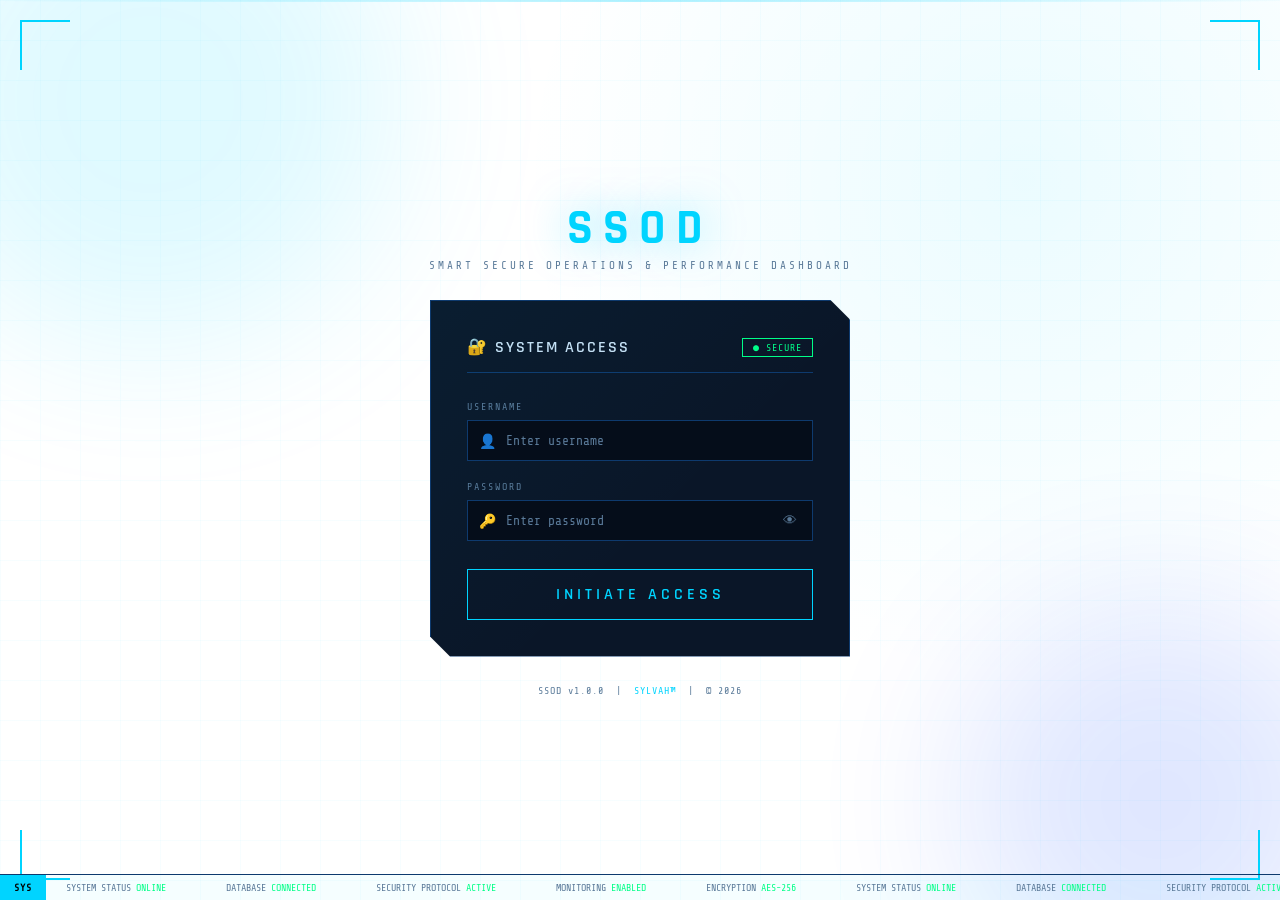
<file: users.html>
<!DOCTYPE html>
<html lang="en">
<head>
  <meta charset="UTF-8">
  <meta name="viewport" content="width=device-width, initial-scale=1.0, user-scalable=no">
  <title>SSOD | User Management</title>
  <link href="https://fonts.googleapis.com/css2?family=Inter:opsz,wght@14..32,400;14..32,500;14..32,600;14..32,700&family=JetBrains+Mono:wght@400;500;600&display=swap" rel="stylesheet">
  <link rel="stylesheet" href="https://cdnjs.cloudflare.com/ajax/libs/font-awesome/6.0.0-beta3/css/all.min.css">
  <style>
    /* =====================================================
       SSOD — USERS.HTML  [ADMIN ONLY]
       Author: SYLVAH™ | SYL-USR-001 | v1.0.0 | 2026
       Requires: requireAdmin() — admin role only
    ===================================================== */
    *{margin:0;padding:0;box-sizing:border-box}
    :root{
      --bg-deep:#0a0f1c;--card-bg:#12172b;--card-elevated:#171e34;
      --border-glow:#2a3a60;--border-subtle:#1f2a40;
      --text-primary:#eef2ff;--text-secondary:#8e9bb5;--text-muted:#5b6b8c;
      --cyan-accent:#00e0ff;--green-accent:#1effbc;--orange-accent:#ff9f4a;
      --red-accent:#ff4d6d;--purple-accent:#b77cff;--gold-accent:#ffd966;
      --font-display:'Inter',sans-serif;--font-mono:'JetBrains Mono',monospace;
    }
    html,body{height:100%;overflow:hidden;background:var(--bg-deep);font-family:var(--font-display);color:var(--text-primary)}
    body::before{content:"";position:fixed;inset:0;background-image:linear-gradient(rgba(0,224,255,.02) 1px,transparent 1px),linear-gradient(90deg,rgba(0,224,255,.02) 1px,transparent 1px);background-size:32px 32px;pointer-events:none;z-index:0}
    .scan-line{position:fixed;top:0;left:0;width:100%;height:3px;background:linear-gradient(90deg,transparent,var(--cyan-accent),transparent);opacity:.28;pointer-events:none;z-index:999;animation:scanMove 10s linear infinite}
    @keyframes scanMove{0%{top:0}100%{top:100%}}

    /* TOPBAR */
    .topbar{position:fixed;top:0;left:0;right:0;height:64px;background:rgba(14,19,34,.96);backdrop-filter:blur(12px);border-bottom:1px solid var(--border-glow);display:flex;align-items:center;justify-content:space-between;padding:0 28px;z-index:100}
    .logo-area{display:flex;align-items:baseline;gap:12px}
    .logo{font-family:var(--font-mono);font-size:26px;font-weight:700;letter-spacing:3px;background:linear-gradient(135deg,var(--cyan-accent),#6c8cff);-webkit-background-clip:text;background-clip:text;color:transparent;text-shadow:0 0 6px rgba(0,224,255,.3);text-decoration:none}
    .badge-sys{font-size:10px;font-family:var(--font-mono);background:rgba(0,224,255,.1);border:1px solid var(--cyan-accent);padding:2px 8px;border-radius:20px;color:var(--cyan-accent);letter-spacing:1px}
    .system-status{display:flex;align-items:center;gap:10px;background:rgba(30,40,60,.5);padding:6px 18px;border-radius:40px;border-left:2px solid var(--green-accent)}
    .status-led{width:8px;height:8px;background:var(--green-accent);border-radius:50%;box-shadow:0 0 8px var(--green-accent);animation:pulseG 1.8s infinite}
    @keyframes pulseG{0%,100%{opacity:1}50%{opacity:.35}}
    .time-stamp{font-family:var(--font-mono);font-size:13px;color:var(--text-secondary)}
    .admin-profile{display:flex;align-items:center;gap:20px}
    .admin-name{font-size:13px;font-weight:500;letter-spacing:.5px}
    .logout-btn{background:transparent;border:1px solid var(--border-glow);color:var(--text-secondary);padding:6px 14px;border-radius:6px;font-size:12px;font-family:var(--font-mono);cursor:pointer;transition:.2s;text-decoration:none}
    .logout-btn:hover{border-color:var(--red-accent);color:var(--red-accent)}

    /* SIDEBAR */
    .sidebar{position:fixed;top:64px;left:0;width:260px;height:calc(100vh - 64px);background:rgba(14,19,34,.97);border-right:1px solid var(--border-subtle);padding:28px 0;overflow-y:auto;z-index:90}
    .nav-section{margin-bottom:28px}
    .nav-caption{font-size:10px;text-transform:uppercase;letter-spacing:2px;color:var(--text-muted);padding:0 24px;margin-bottom:12px}
    .nav-item{display:flex;align-items:center;gap:14px;padding:12px 24px;color:var(--text-secondary);font-size:14px;font-weight:500;cursor:pointer;border-left:3px solid transparent;transition:all .2s;text-decoration:none}
    .nav-item i{width:22px;font-size:1rem;color:var(--cyan-accent)}
    .nav-item:hover,.nav-item.active{background:rgba(0,224,255,.08);color:var(--cyan-accent);border-left-color:var(--cyan-accent)}
    .alert-badge{margin-left:auto;background:var(--red-accent);color:#fff;font-size:10px;padding:2px 7px;border-radius:30px;font-weight:bold}

    /* MAIN */
    .main{margin-left:260px;margin-top:64px;height:calc(100vh - 64px);overflow-y:auto;padding:24px 28px;position:relative;z-index:2}
    .main::-webkit-scrollbar{width:5px}
    .main::-webkit-scrollbar-thumb{background:var(--border-glow);border-radius:10px}

    /* ADMIN GATE BANNER */
    .admin-gate{background:rgba(183,124,255,.06);border:1px solid rgba(183,124,255,.35);border-radius:12px;padding:12px 18px;display:flex;align-items:center;gap:12px;margin-bottom:20px;font-size:12px;font-family:var(--font-mono)}
    .admin-gate i{color:var(--purple-accent);font-size:16px}
    .admin-gate strong{color:var(--purple-accent)}

    /* PAGE HEADER */
    .page-header{display:flex;align-items:center;justify-content:space-between;margin-bottom:22px}
    .page-title-group{display:flex;align-items:center;gap:14px}
    .page-icon{width:44px;height:44px;background:rgba(0,224,255,.08);border:1px solid var(--cyan-accent);border-radius:12px;display:flex;align-items:center;justify-content:center;color:var(--cyan-accent);font-size:18px;box-shadow:0 0 14px rgba(0,224,255,.15)}
    .page-title{font-family:var(--font-mono);font-size:20px;font-weight:700;letter-spacing:2px}
    .page-subtitle{font-size:12px;color:var(--text-muted);margin-top:2px}
    .header-controls{display:flex;align-items:center;gap:10px}

    /* BUTTONS */
    .btn{display:inline-flex;align-items:center;gap:7px;padding:8px 16px;border-radius:8px;font-size:12px;font-family:var(--font-mono);cursor:pointer;transition:.2s;border:1px solid}
    .btn-ghost{background:var(--card-bg);border-color:var(--border-subtle);color:var(--text-secondary)}
    .btn-ghost:hover{border-color:var(--cyan-accent);color:var(--cyan-accent)}
    .btn-cyan{background:rgba(0,224,255,.1);border-color:var(--cyan-accent);color:var(--cyan-accent)}
    .btn-cyan:hover{background:rgba(0,224,255,.2)}
    .btn-red{background:rgba(255,77,109,.1);border-color:var(--red-accent);color:var(--red-accent)}
    .btn-red:hover{background:rgba(255,77,109,.2)}

    /* STAT STRIP */
    .stat-strip{display:grid;grid-template-columns:repeat(4,1fr);gap:14px;margin-bottom:20px}
    .stat-card{background:var(--card-bg);border:1px solid var(--border-subtle);border-radius:16px;padding:18px 20px;position:relative;overflow:hidden}
    .stat-card::before{content:"";position:absolute;top:0;left:0;width:100%;height:2px}
    .stat-card.total::before   {background:linear-gradient(90deg,var(--cyan-accent),transparent)}
    .stat-card.active::before  {background:linear-gradient(90deg,var(--green-accent),transparent)}
    .stat-card.inactive::before{background:linear-gradient(90deg,var(--red-accent),transparent)}
    .stat-card.roles::before   {background:linear-gradient(90deg,var(--purple-accent),transparent)}
    .stat-label{font-size:10px;font-family:var(--font-mono);letter-spacing:1.5px;text-transform:uppercase;color:var(--text-muted);margin-bottom:8px;display:flex;align-items:center;gap:6px}
    .stat-value{font-family:var(--font-mono);font-size:32px;font-weight:700}
    .stat-card.total   .stat-value{color:var(--cyan-accent)}
    .stat-card.active  .stat-value{color:var(--green-accent)}
    .stat-card.inactive .stat-value{color:var(--red-accent)}
    .stat-card.roles   .stat-value{color:var(--purple-accent)}
    .stat-sub{font-size:10px;color:var(--text-muted);margin-top:4px;font-family:var(--font-mono)}

    /* TOOLBAR */
    .toolbar{display:flex;align-items:center;gap:12px;margin-bottom:16px;flex-wrap:wrap}
    .search-box{flex:1;min-width:200px;max-width:320px;position:relative}
    .search-box input{width:100%;background:var(--card-bg);border:1px solid var(--border-subtle);border-radius:8px;padding:8px 12px 8px 36px;font-size:12px;font-family:var(--font-mono);color:var(--text-primary);outline:none;transition:.2s}
    .search-box input:focus{border-color:var(--cyan-accent)}
    .search-box input::placeholder{color:var(--text-muted)}
    .search-box i{position:absolute;left:12px;top:50%;transform:translateY(-50%);color:var(--text-muted);font-size:12px}
    .filter-btn{padding:6px 12px;border-radius:6px;font-size:11px;font-family:var(--font-mono);cursor:pointer;border:1px solid var(--border-subtle);background:var(--card-bg);color:var(--text-muted);transition:.2s}
    .filter-btn:hover,.filter-btn.active{border-color:var(--cyan-accent);color:var(--cyan-accent);background:rgba(0,224,255,.06)}
    .filter-label{font-size:11px;font-family:var(--font-mono);color:var(--text-muted);letter-spacing:1px}

    /* TABLE */
    .table-card{background:var(--card-bg);border:1px solid var(--border-subtle);border-radius:18px;overflow:hidden}
    .table-card-header{display:flex;align-items:center;justify-content:space-between;padding:16px 20px;border-bottom:1px solid var(--border-subtle)}
    .table-card-title{font-family:var(--font-mono);font-size:11px;font-weight:600;letter-spacing:1.5px;text-transform:uppercase;color:var(--text-secondary);display:flex;align-items:center;gap:8px}
    .table-card-title i{color:var(--cyan-accent)}
    .tbl{width:100%;border-collapse:collapse}
    .tbl thead th{padding:11px 16px;text-align:left;font-family:var(--font-mono);font-size:10px;letter-spacing:1.2px;text-transform:uppercase;color:var(--text-muted);font-weight:500;border-bottom:1px solid var(--border-subtle);white-space:nowrap}
    .tbl tbody tr{border-bottom:1px solid rgba(31,42,64,.5);transition:background .15s}
    .tbl tbody tr:hover{background:rgba(0,224,255,.03)}
    .tbl tbody td{padding:13px 16px;color:var(--text-secondary);font-size:12px;vertical-align:middle}
    .td-mono{font-family:var(--font-mono);font-size:11px}

    /* USER AVATAR */
    .user-avatar{width:34px;height:34px;border-radius:50%;display:flex;align-items:center;justify-content:center;font-family:var(--font-mono);font-size:13px;font-weight:700;border:2px solid;flex-shrink:0}
    .av-admin   {background:rgba(0,224,255,.12);border-color:var(--cyan-accent);color:var(--cyan-accent)}
    .av-operator{background:rgba(255,159,74,.12);border-color:var(--orange-accent);color:var(--orange-accent)}
    .av-viewer  {background:rgba(183,124,255,.12);border-color:var(--purple-accent);color:var(--purple-accent)}
    .user-cell{display:flex;align-items:center;gap:10px}
    .user-info-name{font-weight:500;color:var(--text-primary);font-size:13px}
    .user-info-email{font-size:10px;font-family:var(--font-mono);color:var(--text-muted);margin-top:1px}

    /* ROLE BADGE */
    .role-badge{display:inline-flex;align-items:center;gap:5px;padding:3px 10px;border-radius:20px;font-size:10px;font-family:var(--font-mono);font-weight:600;border:1px solid;white-space:nowrap}
    .r-admin   {color:var(--cyan-accent);border-color:rgba(0,224,255,.4);background:rgba(0,224,255,.07)}
    .r-operator{color:var(--orange-accent);border-color:rgba(255,159,74,.4);background:rgba(255,159,74,.07)}
    .r-viewer  {color:var(--purple-accent);border-color:rgba(183,124,255,.4);background:rgba(183,124,255,.07)}

    /* STATUS */
    .status-pill{display:inline-flex;align-items:center;gap:5px;padding:3px 10px;border-radius:20px;font-size:10px;font-family:var(--font-mono);font-weight:600;border:1px solid}
    .s-active  {color:var(--green-accent);border-color:rgba(30,255,188,.4);background:rgba(30,255,188,.07)}
    .s-inactive{color:var(--red-accent);border-color:rgba(255,77,109,.4);background:rgba(255,77,109,.07)}

    /* MFA BADGE */
    .mfa-pill{display:inline-flex;align-items:center;gap:4px;padding:2px 8px;border-radius:20px;font-size:9px;font-family:var(--font-mono);font-weight:600}
    .mfa-on {background:rgba(30,255,188,.08);color:var(--green-accent);border:1px solid rgba(30,255,188,.3)}
    .mfa-off{background:rgba(255,255,255,.04);color:var(--text-muted);border:1px solid var(--border-subtle)}

    /* ACTION BUTTONS */
    .row-actions{display:flex;gap:6px;flex-wrap:wrap}
    .act-btn{display:inline-flex;align-items:center;gap:4px;padding:4px 9px;border-radius:6px;font-size:10px;font-family:var(--font-mono);cursor:pointer;border:1px solid;transition:.2s;white-space:nowrap}
    .act-edit    {color:var(--cyan-accent);border-color:rgba(0,224,255,.3);background:rgba(0,224,255,.06)}
    .act-edit:hover{background:rgba(0,224,255,.15)}
    .act-toggle-on {color:var(--red-accent);border-color:rgba(255,77,109,.3);background:rgba(255,77,109,.06)}
    .act-toggle-on:hover{background:rgba(255,77,109,.15)}
    .act-toggle-off{color:var(--green-accent);border-color:rgba(30,255,188,.3);background:rgba(30,255,188,.06)}
    .act-toggle-off:hover{background:rgba(30,255,188,.15)}

    /* MODAL */
    .modal-backdrop{display:none;position:fixed;inset:0;background:rgba(0,0,0,.7);backdrop-filter:blur(4px);z-index:500;align-items:center;justify-content:center}
    .modal-backdrop.open{display:flex}
    .modal{background:#12172b;border:1px solid var(--border-glow);border-radius:20px;padding:28px;width:520px;max-width:95vw}
    .modal-header{display:flex;align-items:center;justify-content:space-between;margin-bottom:22px}
    .modal-title{font-family:var(--font-mono);font-size:14px;font-weight:700;letter-spacing:1.5px;color:var(--text-primary)}
    .modal-close{background:transparent;border:none;color:var(--text-muted);font-size:18px;cursor:pointer;transition:.2s}
    .modal-close:hover{color:var(--red-accent)}
    .form-group{margin-bottom:14px}
    .form-label{display:block;font-size:10px;font-family:var(--font-mono);letter-spacing:1.5px;text-transform:uppercase;color:var(--text-muted);margin-bottom:7px}
    .form-control{width:100%;background:#0e1322;border:1px solid var(--border-subtle);border-radius:8px;padding:9px 12px;font-size:12px;font-family:var(--font-mono);color:var(--text-primary);outline:none;transition:.2s}
    .form-control:focus{border-color:var(--cyan-accent)}
    .form-control::placeholder{color:var(--text-muted)}
    select.form-control option{background:#12172b}
    .form-row{display:grid;grid-template-columns:1fr 1fr;gap:12px}
    .modal-footer{display:flex;justify-content:flex-end;gap:10px;margin-top:22px}

    /* ROLE EDIT MODAL */
    .role-option{display:flex;align-items:center;gap:12px;padding:12px 14px;border-radius:10px;border:1px solid var(--border-subtle);cursor:pointer;transition:.2s;margin-bottom:8px}
    .role-option:hover{border-color:var(--cyan-accent)}
    .role-option.selected{border-color:var(--cyan-accent);background:rgba(0,224,255,.06)}
    .role-option-icon{width:36px;height:36px;border-radius:50%;display:flex;align-items:center;justify-content:center;font-size:14px;flex-shrink:0}
    .role-option-label{font-family:var(--font-mono);font-size:12px;font-weight:600}
    .role-option-desc{font-size:11px;color:var(--text-muted)}

    /* CONFIRM MODAL */
    .confirm-modal .modal{max-width:380px;text-align:center}
    .confirm-icon{font-size:40px;margin-bottom:16px}
    .confirm-title{font-family:var(--font-mono);font-size:15px;font-weight:700;margin-bottom:8px}
    .confirm-msg{font-size:12px;color:var(--text-muted);line-height:1.6;margin-bottom:20px}

    /* TOAST */
    .toast{position:fixed;bottom:28px;right:28px;background:#12172b;border:1px solid var(--green-accent);border-radius:12px;padding:14px 20px;font-family:var(--font-mono);font-size:12px;color:var(--green-accent);z-index:700;display:none;align-items:center;gap:10px;box-shadow:0 8px 24px rgba(0,0,0,.4)}
    .toast.show{display:flex;animation:slideUp .3s ease}
    @keyframes slideUp{from{opacity:0;transform:translateY(12px)}to{opacity:1;transform:none}}
    .pagination{display:flex;align-items:center;gap:8px;padding:14px 20px;border-top:1px solid var(--border-subtle);justify-content:flex-end}
    .pg-btn{background:var(--card-bg);border:1px solid var(--border-subtle);color:var(--text-muted);padding:5px 10px;border-radius:6px;font-family:var(--font-mono);font-size:11px;cursor:pointer;transition:.2s}
    .pg-btn:hover,.pg-btn.active{border-color:var(--cyan-accent);color:var(--cyan-accent)}
    .pg-info{font-family:var(--font-mono);font-size:11px;color:var(--text-muted)}
    .empty-state{padding:48px;text-align:center;color:var(--text-muted);font-family:var(--font-mono);font-size:12px}
    .empty-state i{font-size:32px;margin-bottom:12px;display:block;opacity:.4}
    .last-login{font-family:var(--font-mono);font-size:10px;color:var(--text-muted)}
  </style>
</head>
<body>

<script>
  const PROJECT_SIGNATURE={id:"SSOD-SYL-2026-U5ER",author:"SYLVAH™",created:"2026-04-21",version:"1.0.0",module:"users.html",hash:"u53r_m4n4g3m3nt_4dm1n"};
  window.__ssod_auth__=PROJECT_SIGNATURE;
  const _meta={catalogId:"SYL-USR-001",type:"user_management",access:"admin_only",project:"SSOD"};
</script>

<div class="scan-line"></div>

<!-- TOPBAR -->
<div class="topbar">
  <div class="logo-area">
    <a href="dashboard.html" class="logo">SSOD</a>
    <div class="badge-sys">SMART SECURE OPS</div>
  </div>
  <div class="system-status">
    <div class="status-led"></div>
    <span style="font-size:12px;font-weight:500;letter-spacing:.5px">SYSTEM ONLINE</span>
    <div class="time-stamp" id="liveTime"></div>
  </div>
  <div class="admin-profile">
    <div class="admin-name"><i class="fas fa-user-shield" style="margin-right:6px;color:var(--cyan-accent)"></i>Admin · SYLVAH</div>
    <a href="login.html" class="logout-btn"><i class="fas fa-sign-out-alt"></i> LOGOUT</a>
  </div>
</div>

<!-- SIDEBAR -->
<div class="sidebar">
  <div class="nav-section">
    <div class="nav-caption"><i class="fas fa-cube" style="margin-right:6px"></i>OPERATIONAL SUITE</div>
    <a href="dashboard.html"   class="nav-item"><i class="fas fa-tachometer-alt"></i> Dashboard</a>
    <a href="performance.html" class="nav-item"><i class="fas fa-chart-line"></i> Performance</a>
    <a href="alerts.html"      class="nav-item"><i class="fas fa-bell"></i> Alerts <span class="alert-badge">3</span></a>
    <a href="logs.html"        class="nav-item"><i class="fas fa-history"></i> Activity Logs</a>
    <a href="incidents.html"   class="nav-item"><i class="fas fa-fire"></i> Incidents</a>
    <a href="dashboard.html"   class="nav-item"><i class="fas fa-database"></i> Live Data Stream</a>
  </div>
  <div class="nav-section">
    <div class="nav-caption"><i class="fas fa-lock" style="margin-right:6px"></i>ACCESS CONTROL</div>
    <a href="users.html" class="nav-item active"><i class="fas fa-users"></i> User Management</a>
    <a href="#"          class="nav-item"><i class="fas fa-user-tag"></i> Role Manager</a>
    <a href="#"          class="nav-item"><i class="fas fa-shield-alt"></i> Security Center</a>
  </div>
</div>

<!-- MAIN -->
<div class="main">

  <!-- ADMIN GATE BANNER -->
  <div class="admin-gate">
    <i class="fas fa-lock"></i>
    <span><strong>ADMIN-ONLY ZONE</strong> — This page is restricted to administrator accounts. All actions are logged to the audit trail. Endpoint: <code style="color:var(--cyan-accent)">GET /api/users/</code></span>
  </div>

  <!-- PAGE HEADER -->
  <div class="page-header">
    <div class="page-title-group">
      <div class="page-icon"><i class="fas fa-users-cog"></i></div>
      <div>
        <div class="page-title">USER MANAGEMENT</div>
        <div class="page-subtitle">Admin console · Manage roles, activation, and access · Source: /api/users/</div>
      </div>
    </div>
    <div class="header-controls">
      <button class="btn btn-ghost" onclick="exportUsers()"><i class="fas fa-download"></i> EXPORT CSV</button>
      <button class="btn btn-cyan" onclick="openCreateModal()"><i class="fas fa-user-plus"></i> ADD USER</button>
    </div>
  </div>

  <!-- STAT STRIP -->
  <div class="stat-strip">
    <div class="stat-card total">
      <div class="stat-label"><i class="fas fa-users"></i> TOTAL USERS</div>
      <div class="stat-value" id="cnt-total">0</div>
      <div class="stat-sub">All accounts</div>
    </div>
    <div class="stat-card active">
      <div class="stat-label"><i class="fas fa-user-check"></i> ACTIVE</div>
      <div class="stat-value" id="cnt-active">0</div>
      <div class="stat-sub">Enabled accounts</div>
    </div>
    <div class="stat-card inactive">
      <div class="stat-label"><i class="fas fa-user-slash"></i> INACTIVE</div>
      <div class="stat-value" id="cnt-inactive">0</div>
      <div class="stat-sub">Disabled accounts</div>
    </div>
    <div class="stat-card roles">
      <div class="stat-label"><i class="fas fa-tags"></i> ROLES DEFINED</div>
      <div class="stat-value" id="cnt-roles">3</div>
      <div class="stat-sub">admin · operator · viewer</div>
    </div>
  </div>

  <!-- TOOLBAR -->
  <div class="toolbar">
    <div class="search-box">
      <i class="fas fa-search"></i>
      <input type="text" id="searchInput" placeholder="Search by username, email, role..." oninput="renderTable()">
    </div>
    <span class="filter-label">ROLE:</span>
    <button class="filter-btn active" onclick="setRoleFilter('all',this)">ALL</button>
    <button class="filter-btn" onclick="setRoleFilter('admin',this)">ADMIN</button>
    <button class="filter-btn" onclick="setRoleFilter('operator',this)">OPERATOR</button>
    <button class="filter-btn" onclick="setRoleFilter('viewer',this)">VIEWER</button>
    <span class="filter-label" style="margin-left:4px">STATUS:</span>
    <button class="filter-btn active" onclick="setStatusFilter('all',this)">ALL</button>
    <button class="filter-btn" onclick="setStatusFilter('active',this)">ACTIVE</button>
    <button class="filter-btn" onclick="setStatusFilter('inactive',this)">INACTIVE</button>
  </div>

  <!-- TABLE -->
  <div class="table-card">
    <div class="table-card-header">
      <div class="table-card-title"><i class="fas fa-users"></i> USER ACCOUNTS</div>
      <span id="tableCount" style="font-family:var(--font-mono);font-size:11px;color:var(--text-muted)"></span>
    </div>
    <table class="tbl">
      <thead>
        <tr>
          <th>USER</th>
          <th>ROLE</th>
          <th>STATUS</th>
          <th>MFA</th>
          <th>CREATED</th>
          <th>LAST LOGIN</th>
          <th>ACTIONS</th>
        </tr>
      </thead>
      <tbody id="usersBody"></tbody>
    </table>
    <div id="emptyState" class="empty-state" style="display:none">
      <i class="fas fa-user-slash"></i>No users match your current filters.
    </div>
    <div class="pagination" id="paginationArea"></div>
  </div>

</div><!-- /main -->

<!-- CREATE USER MODAL -->
<div class="modal-backdrop" id="createModal">
  <div class="modal">
    <div class="modal-header">
      <div class="modal-title"><i class="fas fa-user-plus" style="margin-right:8px;color:var(--cyan-accent)"></i>ADD NEW USER</div>
      <button class="modal-close" onclick="document.getElementById('createModal').classList.remove('open')"><i class="fas fa-times"></i></button>
    </div>
    <div class="form-row">
      <div class="form-group">
        <label class="form-label">First Name</label>
        <input class="form-control" id="f-firstname" placeholder="First name">
      </div>
      <div class="form-group">
        <label class="form-label">Last Name</label>
        <input class="form-control" id="f-lastname" placeholder="Last name">
      </div>
    </div>
    <div class="form-row">
      <div class="form-group">
        <label class="form-label">Username</label>
        <input class="form-control" id="f-username" placeholder="e.g. operator_03">
      </div>
      <div class="form-group">
        <label class="form-label">Email</label>
        <input class="form-control" id="f-email" placeholder="user@ssod.io" type="email">
      </div>
    </div>
    <div class="form-row">
      <div class="form-group">
        <label class="form-label">Role</label>
        <select class="form-control" id="f-role">
          <option value="viewer">Viewer</option>
          <option value="operator">Operator</option>
          <option value="admin">Admin</option>
        </select>
      </div>
      <div class="form-group">
        <label class="form-label">Initial Password</label>
        <input class="form-control" id="f-password" type="password" placeholder="Min 8 characters">
      </div>
    </div>
    <div class="form-group">
      <label class="form-label" style="display:flex;align-items:center;gap:8px;cursor:pointer">
        <input type="checkbox" id="f-mfa" style="accent-color:var(--cyan-accent)"> Force MFA enrollment on first login
      </label>
    </div>
    <div class="modal-footer">
      <button class="btn btn-ghost" onclick="document.getElementById('createModal').classList.remove('open')">CANCEL</button>
      <button class="btn btn-cyan" onclick="createUser()"><i class="fas fa-save"></i> CREATE USER</button>
    </div>
  </div>
</div>

<!-- EDIT ROLE MODAL -->
<div class="modal-backdrop" id="editRoleModal">
  <div class="modal">
    <div class="modal-header">
      <div class="modal-title"><i class="fas fa-user-tag" style="margin-right:8px;color:var(--purple-accent)"></i>CHANGE ROLE</div>
      <button class="modal-close" onclick="document.getElementById('editRoleModal').classList.remove('open')"><i class="fas fa-times"></i></button>
    </div>
    <div id="editRoleUsername" style="font-family:var(--font-mono);font-size:12px;color:var(--text-muted);margin-bottom:18px"></div>
    <div id="roleOptions"></div>
    <div class="modal-footer">
      <button class="btn btn-ghost" onclick="document.getElementById('editRoleModal').classList.remove('open')">CANCEL</button>
      <button class="btn btn-cyan" onclick="saveRole()"><i class="fas fa-check"></i> SAVE ROLE</button>
    </div>
  </div>
</div>

<!-- CONFIRM MODAL -->
<div class="modal-backdrop confirm-modal" id="confirmModal">
  <div class="modal" style="max-width:380px;text-align:center">
    <div class="confirm-icon" id="confirmIcon">⚠️</div>
    <div class="confirm-title" id="confirmTitle">Confirm Action</div>
    <div class="confirm-msg" id="confirmMsg"></div>
    <div style="display:flex;justify-content:center;gap:12px">
      <button class="btn btn-ghost" onclick="document.getElementById('confirmModal').classList.remove('open')">CANCEL</button>
      <button class="btn btn-red" id="confirmBtn" onclick="confirmAction()">CONFIRM</button>
    </div>
  </div>
</div>

<div class="toast" id="toast"><i class="fas fa-check-circle"></i><span id="toastMsg"></span></div>

<script src="js/api.js"></script>
<script src="js/auth.js"></script>
<script>
requireAuth();
requireAdmin();

function updateClock(){
  const n=new Date();let h=n.getHours(),m=n.getMinutes();
  const ap=h>=12?'PM':'AM';h=h%12||12;
  const p=x=>String(x).padStart(2,'0');
  document.getElementById('liveTime').textContent=`${p(h)}:${p(m)} ${ap} · ${n.getMonth()+1}/${n.getDate()}/${n.getFullYear()}`;
}
updateClock();setInterval(updateClock,1000);

let users=[];
let roleFilter='all', statusFilter='all', currentPage=1;
const PAGE_SIZE=8;
let editingUserId=null, editingRole=null, pendingToggleId=null;

async function loadUsers(){
  const res=await Users.getAll();
  if(!res||res.status!==200){
    showToast('Failed to load users — admin access required','red'); return;
  }
  users=res.data;
  renderTable();
}

function setRoleFilter(val,btn){
  roleFilter=val;renderTable();
}
function setStatusFilter(val,btn){
  statusFilter=val;renderTable();
}

function getFiltered(){
  const q=document.getElementById('searchInput').value.toLowerCase();
  return users.filter(u=>{
    const mRole=roleFilter==='all'||u.role===roleFilter;
    const mStatus=statusFilter==='all'||(statusFilter==='active'&&u.is_active)||(statusFilter==='inactive'&&!u.is_active);
    const mQ=!q||u.username.toLowerCase().includes(q)||u.email.toLowerCase().includes(q)||u.role.toLowerCase().includes(q);
    return mRole&&mStatus&&mQ;
  });
}

function roleBadge(r){
  const cls={admin:'r-admin',operator:'r-operator',viewer:'r-viewer'};
  const ic={admin:'fa-user-shield',operator:'fa-user-cog',viewer:'fa-eye'};
  return `<span class="role-badge ${cls[r]||'r-viewer'}"><i class="fas ${ic[r]||'fa-eye'}"></i>${r.toUpperCase()}</span>`;
}
function avatarClass(r){return {admin:'av-admin',operator:'av-operator',viewer:'av-viewer'}[r]||'av-viewer';}
function initials(u){return ((u.username||'?')[0]).toUpperCase();}

function renderTable(){
  const filtered=getFiltered();
  const pageData=filtered.slice((currentPage-1)*PAGE_SIZE,currentPage*PAGE_SIZE);
  const tbody=document.getElementById('usersBody');
  const empty=document.getElementById('emptyState');
  document.getElementById('tableCount').textContent=`Showing ${pageData.length} of ${filtered.length} users`;
  if(!pageData.length){tbody.innerHTML='';empty.style.display='block';renderPagination(0);return;}
  empty.style.display='none';
  tbody.innerHTML=pageData.map(u=>`
    <tr id="row-${u.id}">
      <td>
        <div class="user-cell">
          <div class="user-avatar ${avatarClass(u.role)}">${initials(u)}</div>
          <div>
            <div class="user-info-name">${u.username}</div>
            <div class="user-info-email">${u.email}</div>
          </div>
        </div>
      </td>
      <td>${roleBadge(u.role)}</td>
      <td><span class="status-pill ${u.is_active?'s-active':'s-inactive'}">
        <i class="fas ${u.is_active?'fa-check-circle':'fa-times-circle'}" style="font-size:8px"></i>
        ${u.is_active?'ACTIVE':'INACTIVE'}
      </span></td>
      <td><span class="mfa-pill mfa-off"><i class="fas fa-shield"></i> N/A</span></td>
      <td class="td-mono" style="color:var(--text-muted)">${u.created_at||'—'}</td>
      <td><span class="last-login">${u.last_login||'Never'}</span></td>
      <td>
        <div class="row-actions">
          <button class="act-btn act-edit" onclick="openEditRole(${u.id})"><i class="fas fa-user-tag"></i> ROLE</button>
          <button class="act-btn ${u.is_active?'act-toggle-on':'act-toggle-off'}" onclick="confirmToggle(${u.id})">
            <i class="fas ${u.is_active?'fa-user-slash':'fa-user-check'}"></i>
            ${u.is_active?'DEACTIVATE':'ACTIVATE'}
          </button>
        </div>
      </td>
    </tr>
  `).join('');
  document.getElementById('cnt-total').textContent=users.length;
  document.getElementById('cnt-active').textContent=users.filter(u=>u.is_active).length;
  document.getElementById('cnt-inactive').textContent=users.filter(u=>!u.is_active).length;
  renderPagination(filtered.length);
}

function renderPagination(total){
  const pages=Math.ceil(total/PAGE_SIZE);
  const area=document.getElementById('paginationArea');
  if(pages<=1){area.innerHTML='';return;}
  let html=`<span class="pg-info">Page ${currentPage} of ${pages}</span>`;
  html+=`<button class="pg-btn" onclick="changePage(${currentPage-1})" ${currentPage===1?'disabled':''}>‹ Prev</button>`;
  for(let i=1;i<=pages;i++) html+=`<button class="pg-btn ${i===currentPage?'active':''}" onclick="changePage(${i})">${i}</button>`;
  html+=`<button class="pg-btn" onclick="changePage(${currentPage+1})" ${currentPage===pages?'disabled':''}>Next ›</button>`;
  area.innerHTML=html;
}
function changePage(p){const pages=Math.ceil(getFiltered().length/PAGE_SIZE);if(p<1||p>pages)return;currentPage=p;renderTable();}

/* ── Create user via real API ── */
function openCreateModal(){document.getElementById('createModal').classList.add('open')}
async function createUser(){
  const username=document.getElementById('f-username').value.trim();
  const email=document.getElementById('f-email').value.trim();
  const password=document.getElementById('f-password').value;
  if(!username||!email){showToast('Username and email are required','red');return;}
  if(password.length<8){showToast('Password must be at least 8 characters','red');return;}
  const res=await Users.create({
    username,email,password,
    role:document.getElementById('f-role').value
  });
  if(res&&res.status===201){
    document.getElementById('createModal').classList.remove('open');
    ['f-username','f-email','f-password'].forEach(id=>document.getElementById(id).value='');
    await loadUsers();
    showToast(`User ${username} created`);
  } else { showToast(res?.data?.error||'Failed to create user','red'); }
}

/* ── Edit role via real API ── */
function openEditRole(id){
  const u=users.find(x=>x.id===id);if(!u)return;
  editingUserId=id;editingRole=u.role;
  document.getElementById('editRoleUsername').textContent=`Editing: ${u.username} (${u.email})`;
  const ROLES=[
    {val:'admin',label:'Administrator',desc:'Full access — manage users, security, all data.',ic:'fa-user-shield',cls:'av-admin'},
    {val:'operator',label:'Operator',desc:'Manage alerts, incidents, logs. Cannot manage users.',ic:'fa-user-cog',cls:'av-operator'},
    {val:'viewer',label:'Viewer',desc:'Read-only access to dashboard and monitoring.',ic:'fa-eye',cls:'av-viewer'},
  ];
  document.getElementById('roleOptions').innerHTML=ROLES.map(r=>`
    <div class="role-option ${u.role===r.val?'selected':''}" onclick="selectRole('${r.val}',this)">
      <div class="user-avatar ${r.cls}" style="width:40px;height:40px"><i class="fas ${r.ic}"></i></div>
      <div>
        <div class="role-option-label" style="color:${u.role===r.val?'var(--cyan-accent)':'var(--text-primary)'}">${r.label}</div>
        <div class="role-option-desc">${r.desc}</div>
      </div>
    </div>
  `).join('');
  document.getElementById('editRoleModal').classList.add('open');
}
function selectRole(val,el){
  editingRole=val;
  document.querySelectorAll('.role-option').forEach(o=>{o.classList.remove('selected');o.querySelector('.role-option-label').style.color='var(--text-primary)'});
  el.classList.add('selected');el.querySelector('.role-option-label').style.color='var(--cyan-accent)';
}
async function saveRole(){
  const res=await Users.updateRole(editingUserId,editingRole);
  if(res&&res.status===200){
    document.getElementById('editRoleModal').classList.remove('open');
    await loadUsers();
    showToast(`Role updated to ${editingRole}`);
  } else { showToast(res?.data?.error||'Failed to update role','red'); }
}

/* ── Toggle active via real API ── */
function confirmToggle(id){
  const u=users.find(x=>x.id===id);if(!u)return;
  pendingToggleId=id;
  document.getElementById('confirmIcon').textContent=u.is_active?'🔒':'🔓';
  document.getElementById('confirmTitle').textContent=u.is_active?'Deactivate Account':'Activate Account';
  document.getElementById('confirmMsg').textContent=u.is_active
    ?`This will immediately revoke ${u.username}'s access. JWT token will be invalidated.`
    :`This will restore ${u.username}'s access with their existing role (${u.role}).`;
  const btn=document.getElementById('confirmBtn');
  btn.textContent=u.is_active?'DEACTIVATE':'ACTIVATE';
  btn.className=u.is_active?'btn btn-red':'btn btn-ghost';
  document.getElementById('confirmModal').classList.add('open');
}
async function confirmAction(){
  const res=await Users.toggle(pendingToggleId);
  if(res&&res.status===200){
    document.getElementById('confirmModal').classList.remove('open');
    await loadUsers();
    const u=users.find(x=>x.id===pendingToggleId);
    showToast(`User ${res.data.user?.username} ${res.data.user?.is_active?'activated':'deactivated'}`);
  } else { showToast(res?.data?.error||'Failed to toggle user','red'); }
}

function showToast(msg,type='green'){
  const t=document.getElementById('toast');
  t.style.borderColor=type==='green'?'var(--green-accent)':'var(--red-accent)';
  t.style.color=type==='green'?'var(--green-accent)':'var(--red-accent)';
  document.getElementById('toastMsg').textContent=msg;
  t.classList.add('show');setTimeout(()=>t.classList.remove('show'),3500);
}

function exportUsers(){
  const rows=users.map(u=>[u.id,u.username,u.email,u.role,u.is_active?'active':'inactive',u.created_at||'—',u.last_login||'Never'].join(','));
  const csv=['ID,Username,Email,Role,Status,Created,LastLogin',...rows].join('\n');
  const blob=new Blob([csv],{type:'text/csv'});
  const url=URL.createObjectURL(blob);
  const a=document.createElement('a');a.href=url;a.download=`ssod_users_${Date.now()}.csv`;a.click();
  URL.revokeObjectURL(url);
}

loadUsers();
</script>
</body>
</html>
</file>
<file: css/style.css>
/* PROJECT_SIGNATURE: SSOD-SYL-2026-E7H1 | SYLVAH™ | SSOD2026 | SYL-v3 */

:root {
  --bg:          #050d1a;
  --panel:       #0a1628;
  --panel-2:     #0d1f3c;
  --border:      #0e3a6e;
  --border-2:    #1a4a7a;
  --cyan:        #00d4ff;
  --cyan-dim:    #0099bb;
  --cyan-glow:   rgba(0, 212, 255, 0.15);
  --green:       #00ff88;
  --green-dim:   rgba(0, 255, 136, 0.15);
  --red:         #ff3860;
  --red-dim:     rgba(255, 56, 96, 0.15);
  --orange:      #f5a623;
  --orange-dim:  rgba(245, 166, 35, 0.15);
  --purple:      #9b59b6;
  --text:        #c8e0f4;
  --text-dim:    #5a7a99;
  --text-bright: #ffffff;
  --font-head:   'Rajdhani', sans-serif;
  --font-mono:   'Share Tech Mono', monospace;
  --font-body:   'Exo 2', sans-serif;
  --sidebar-w:   240px;
  --topbar-h:    56px;
}

/* ── Reset ── */
*, *::before, *::after { box-sizing: border-box; margin: 0; padding: 0; }
html, body { height: 100%; }

body {
  background: radial-gradient(circle at 80% 20%, rgba(0,212,255,0.08), transparent 40%);
  color: var(--text);
  font-family: var(--font-body);
  font-size: 14px;
  overflow-x: hidden;
}

/* ── Scrollbar ── */
::-webkit-scrollbar { width: 6px; }
::-webkit-scrollbar-track { background: var(--panel); }
::-webkit-scrollbar-thumb { background: var(--border-2); border-radius: 3px; }
::-webkit-scrollbar-thumb:hover { background: var(--cyan-dim); }

/* ── Grid background ── */
.grid-bg {
  position: fixed; inset: 0;
  background-image:
    linear-gradient(rgba(0,212,255,0.03) 1px, transparent 1px),
    linear-gradient(90deg, rgba(0,212,255,0.03) 1px, transparent 1px);
  background-size: 40px 40px;
  animation: gridMove 20s linear infinite;
  pointer-events: none; z-index: 0;
}
@keyframes gridMove {
  0%   { background-position: 0 0; }
  100% { background-position: 40px 40px; }
}

/* ── Scan line ── */
.scan-line {
  position: fixed; top: 0; left: 0; right: 0;
  height: 2px;
  background: linear-gradient(90deg, transparent, var(--cyan), transparent);
  animation: scan 6s linear infinite;
  opacity: 0.3; pointer-events: none; z-index: 999;
}
@keyframes scan {
  0%   { top: 0; }
  100% { top: 100vh; }
}

/* ── Topbar ── */
.topbar {
  box-shadow: 0 2px 20px rgba(0,212,255,0.1);
  position: fixed; top: 0; left: 0; right: 0;
  height: var(--topbar-h);
  background: rgba(10, 22, 40, 0.95);
  border-bottom: 1px solid var(--border);
  display: flex; align-items: center;
  justify-content: space-between;
  padding: 0 24px;
  z-index: 100;
  backdrop-filter: blur(10px);
}

.topbar-left {
  display: flex; align-items: center; gap: 16px;
}

.topbar-logo {
  animation: glowPulse 2s infinite alternate;
  font-family: var(--font-head);
  font-size: 22px; font-weight: 700;
  letter-spacing: 4px;
  color: var(--cyan);
  text-shadow: 0 0 20px rgba(0,212,255,0.4);
}

.topbar-divider {
  width: 1px; height: 24px;
  background: var(--border);
}

.topbar-title {
  font-family: var(--font-mono);
  font-size: 12px;
  color: var(--text-dim);
  letter-spacing: 1px;
}

.topbar-right {
  display: flex; align-items: center; gap: 20px;
}

.topbar-status {
  display: flex; align-items: center; gap: 8px;
  font-family: var(--font-mono); font-size: 11px;
}
@keyframes glowPulse {
  from { text-shadow: 0 0 10px rgba(0,212,255,0.3); }
  to   { text-shadow: 0 0 25px rgba(0,212,255,0.8); }
}

.status-dot {
  width: 8px; height: 8px;
  border-radius: 50%;
  background: var(--green);
  box-shadow: 0 0 8px var(--green);
  animation: pulse 2s ease-in-out infinite;
}
@keyframes pulse {
  0%, 100% { opacity: 1; }
  50%       { opacity: 0.4; }
}

.bar {
  background: linear-gradient(to top, #00d4ff, #00ffcc);
  box-shadow: 0 0 10px rgba(0,212,255,0.5);
}

.bar {
  animation: barPulse 2s infinite ease-in-out alternate;
}

@keyframes barPulse {
  from { opacity: 0.6; }
  to { opacity: 1; }
}

.topbar-time {
  font-family: var(--font-mono);
  font-size: 12px; color: var(--cyan);
}

.topbar-user {
  display: flex; align-items: center; gap: 8px;
  font-family: var(--font-mono); font-size: 11px;
  color: var(--text-dim);
}


.user-role {
  background: var(--cyan-glow);
  border: 1px solid var(--cyan-dim);
  color: var(--cyan);
  padding: 2px 8px;
  font-size: 10px; letter-spacing: 1px;
}

.btn-logout {
  background: var(--red-dim);
  border: 1px solid var(--red);
  color: var(--red);
  padding: 6px 14px;
  font-family: var(--font-mono);
  font-size: 11px; letter-spacing: 1px;
  cursor: pointer;
  transition: all 0.2s;
}
.btn-logout:hover {
  background: var(--red);
  color: #fff;
}

/* ── Sidebar ── */
.sidebar {
  background: linear-gradient(
    180deg,
    rgba(10,22,40,0.95),
    rgba(5,13,26,0.95)
  );
  border-right: 1px solid rgba(255,255,255,0.05);
}

.sidebar-section {
  padding: 0 16px;
  margin-bottom: 8px;
}

.sidebar-label {
  font-family: var(--font-mono);
  font-size: 10px; letter-spacing: 2px;
  color: var(--text-dim);
  padding: 8px 12px 4px;
  text-transform: uppercase;
}

.nav-item {
  position: relative;
  overflow: hidden;
}

.nav-item::after {
  content: "";
  position: absolute;
  left: 0;
  top: 0;
  width: 0%;
  height: 100%;
  background: linear-gradient(90deg, rgba(0,212,255,0.2), transparent);
  transition: 0.3s;
}

.nav-item:hover::after {
  width: 100%;
}

.nav-item:hover {
  color: var(--cyan);
  background: var(--cyan-glow);
  border-left-color: var(--cyan);
}
.nav-item.active {
  color: var(--cyan);
  background: var(--cyan-glow);
  border-left-color: var(--cyan);
}
.nav-icon { font-size: 16px; width: 20px; text-align: center; }
.nav-badge {
  margin-left: auto;
  background: var(--red);
  color: #fff;
  font-size: 10px;
  padding: 1px 6px;
  border-radius: 10px;
  font-family: var(--font-mono);
}

/* ── Main content ── */
.main {
  margin-left: var(--sidebar-w);
  margin-top: var(--topbar-h);
  padding: 24px;
  min-height: calc(100vh - var(--topbar-h));
  position: relative; z-index: 1;
}

/* ── Page header ── */
.page-header {
  display: flex; align-items: center;
  justify-content: space-between;
  margin-bottom: 24px;
}

.page-title {
  font-family: var(--font-head);
  font-size: 26px; font-weight: 700;
  letter-spacing: 3px;
  color: var(--text-bright);
  text-transform: uppercase;
}
.page-title span { color: var(--cyan); }

.page-subtitle {
  font-family: var(--font-mono);
  font-size: 11px; color: var(--text-dim);
  margin-top: 4px; letter-spacing: 1px;
}

/* ── Cards / Panels ── */
.card {
  background: rgba(10, 22, 40, 0.6);
  border: 1px solid rgba(0, 212, 255, 0.08);
  backdrop-filter: blur(12px);
  border-radius: 16px;
  padding: 20px;
  position: relative;
  overflow: hidden;
  transition: all 0.3s ease;
}

/* glow edge on hover */
.card:hover {
  border-color: rgba(0, 212, 255, 0.4);
  box-shadow: 0 10px 40px rgba(0, 212, 255, 0.15);
  transform: translateY(-4px);
}
.card::before {
  content: "";
  position: absolute;
  inset: 0;
  background: radial-gradient(circle at top left, rgba(0,212,255,0.15), transparent 40%);
  opacity: 0;
  transition: 0.3s;
}

.card:hover::before {
  opacity: 1;
}

.card-title {
  font-family: var(--font-head);
  font-size: 14px; font-weight: 600;
  letter-spacing: 2px;
  color: var(--text); text-transform: uppercase;
  margin-bottom: 16px;
  display: flex; align-items: center; gap: 8px;
}
.card-title .icon { color: var(--cyan); }

/* ── Stat cards ── */
.stats-grid {
  display: grid;
  grid-template-columns: repeat(4, 1fr);
  gap: 16px; margin-bottom: 24px;
}

.stat-card {
  background: linear-gradient(145deg, rgba(10,22,40,0.8), rgba(10,22,40,0.4));
  border: 1px solid rgba(255,255,255,0.05);
  border-radius: 14px;
  padding: 20px;
  transition: 0.3s;
  position: relative;
}

.stat-card:hover {
  transform: translateY(-6px) scale(1.02);
  box-shadow: 0 15px 40px rgba(0,0,0,0.4);
}
.stat-card::after {
  content: "";
  position: absolute;
  top: 12px;
  right: 12px;
  width: 6px;
  height: 6px;
  border-radius: 50%;
  background: var(--cyan);
  box-shadow: 0 0 10px var(--cyan);
}
.stat-card.cyan::after  { background: var(--cyan); }
.stat-card.green::after { background: var(--green); }
.stat-card.red::after   { background: var(--red); }
.stat-card.orange::after{ background: var(--orange); }

.stat-label {
  font-family: var(--font-mono);
  font-size: 10px; letter-spacing: 2px;
  color: var(--text-dim); text-transform: uppercase;
  margin-bottom: 8px;
}
.stat-value {
  font-family: var(--font-head);
  font-size: 32px; font-weight: 700;
  line-height: 1;
}
.stat-card.cyan  .stat-value { color: var(--cyan); }
.stat-card.green .stat-value { color: var(--green); }
.stat-card.red   .stat-value { color: var(--red); }
.stat-card.orange .stat-value{ color: var(--orange); }
.stat-sub {
  font-family: var(--font-mono);
  font-size: 10px; color: var(--text-dim);
  margin-top: 6px;
}

/* ── Grid layouts ── */
.grid-2 { display: grid; grid-template-columns: 1fr 1fr; gap: 16px; }
.grid-3 { display: grid; grid-template-columns: 1fr 1fr 1fr; gap: 16px; }
.grid-1-2 { display: grid; grid-template-columns: 1fr 2fr; gap: 16px; }
.grid-2-1 { display: grid; grid-template-columns: 2fr 1fr; gap: 16px; }

/* ── Tables ── */
.data-table {
  width: 100%; border-collapse: collapse;
  font-family: var(--font-mono); font-size: 12px;
}
.data-table th {
  padding: 10px 12px; text-align: left;
  color: var(--cyan); letter-spacing: 1px;
  border-bottom: 1px solid var(--border);
  font-size: 10px; text-transform: uppercase;
}
.data-table td {
  padding: 10px 12px;
  color: var(--text);
  border-bottom: 1px solid rgba(14,58,110,0.4);
}
.data-table tr:hover td { background: var(--cyan-glow); }

/* ── Badges ── */
.badge {
  display: inline-block;
  padding: 2px 10px; font-size: 10px;
  font-family: var(--font-mono); letter-spacing: 1px;
  border: 1px solid; text-transform: uppercase;
}
.badge-low      { color: var(--green);  border-color: var(--green);  background: var(--green-dim); }
.badge-medium   { color: var(--orange); border-color: var(--orange); background: var(--orange-dim); }
.badge-high     { color: var(--red);    border-color: var(--red);    background: var(--red-dim); }
.badge-critical { color: #fff; border-color: var(--red); background: var(--red); }
.badge-open     { color: var(--orange); border-color: var(--orange); background: var(--orange-dim); }
.badge-resolved { color: var(--green);  border-color: var(--green);  background: var(--green-dim); }
.badge-info     { color: var(--cyan);   border-color: var(--cyan);   background: var(--cyan-glow); }

/* ── Buttons ── */
.btn {
  padding: 8px 20px;
  font-family: var(--font-mono); font-size: 12px;
  letter-spacing: 1px; cursor: pointer;
  border: 1px solid; transition: all 0.2s;
  text-transform: uppercase; text-decoration: none;
  display: inline-flex; align-items: center; gap: 8px;
}
.btn-primary {
  background: var(--cyan-glow); border-color: var(--cyan); color: var(--cyan);
}
.btn-primary:hover { background: var(--cyan); color: #000; }

.btn-danger {
  background: var(--red-dim); border-color: var(--red); color: var(--red);
}
.btn-danger:hover { background: var(--red); color: #fff; }

.btn-success {
  background: var(--green-dim); border-color: var(--green); color: var(--green);
}
.btn-success:hover { background: var(--green); color: #000; }

.btn-sm { padding: 4px 12px; font-size: 10px; }

/* ── Forms ── */
.form-group { margin-bottom: 16px; }
.form-label {
  display: block;
  font-family: var(--font-mono); font-size: 11px;
  letter-spacing: 1px; color: var(--text-dim);
  margin-bottom: 6px; text-transform: uppercase;
}
.form-input, .form-select {
  width: 100%; padding: 10px 14px;
  background: var(--bg); border: 1px solid var(--border);
  color: var(--text); font-family: var(--font-mono); font-size: 13px;
  outline: none; transition: border-color 0.2s;
}
.form-input:focus, .form-select:focus { border-color: var(--cyan); }
.form-select option { background: var(--panel); }

/* ── Progress bars ── */
.progress-bar {
  width: 100%; height: 6px;
  background: var(--border); border-radius: 3px;
  overflow: hidden; margin-top: 8px;
}
.progress-fill {
  height: 100%; border-radius: 3px;
  transition: width 0.5s ease;
}
.progress-fill.cyan   { background: var(--cyan); }
.progress-fill.green  { background: var(--green); }
.progress-fill.orange { background: var(--orange); }
.progress-fill.red    { background: var(--red); }

/* ── Alerts / Notifications ── */
.alert-msg {
  padding: 12px 16px;
  border-left: 3px solid;
  font-family: var(--font-mono); font-size: 12px;
  margin-bottom: 12px;
}
.alert-msg.error   { border-color: var(--red);    background: var(--red-dim);    color: var(--red); }
.alert-msg.success { border-color: var(--green);  background: var(--green-dim);  color: var(--green); }
.alert-msg.info    { border-color: var(--cyan);   background: var(--cyan-glow);  color: var(--cyan); }
.alert-msg.warning { border-color: var(--orange); background: var(--orange-dim); color: var(--orange); }

/* ── Loading ── */
.loading {
  display: flex; align-items: center; justify-content: center;
  padding: 40px; color: var(--text-dim);
  font-family: var(--font-mono); font-size: 12px;
  gap: 12px;
}
.spinner {
  width: 20px; height: 20px;
  border: 2px solid var(--border);
  border-top-color: var(--cyan);
  border-radius: 50%;
  animation: spin 0.8s linear infinite;
}
@keyframes spin { to { transform: rotate(360deg); } }

/* ── Empty state ── */
.empty-state {
  text-align: center; padding: 60px 20px;
  color: var(--text-dim); font-family: var(--font-mono); font-size: 13px;
}
.empty-state .icon { font-size: 40px; margin-bottom: 16px; opacity: 0.4; }

/* ── Animations ── */
@keyframes fadeIn {
  from { opacity: 0; transform: translateY(10px); }
  to   { opacity: 1; transform: translateY(0); }
}
.fade-in { animation: fadeIn 0.4s ease forwards; }

/* ── Utility ── */
.mb-16 { margin-bottom: 16px; }
.mb-24 { margin-bottom: 24px; }
.mt-16 { margin-top: 16px; }
.text-cyan   { color: var(--cyan); }
.text-green  { color: var(--green); }
.text-red    { color: var(--red); }
.text-orange { color: var(--orange); }
.text-dim    { color: var(--text-dim); }
.text-mono   { font-family: var(--font-mono); }
.text-right  { text-align: right; }
.flex        { display: flex; }
.flex-center { display: flex; align-items: center; justify-content: center; }
.gap-8       { gap: 8px; }
.gap-16      { gap: 16px; }
</file>
